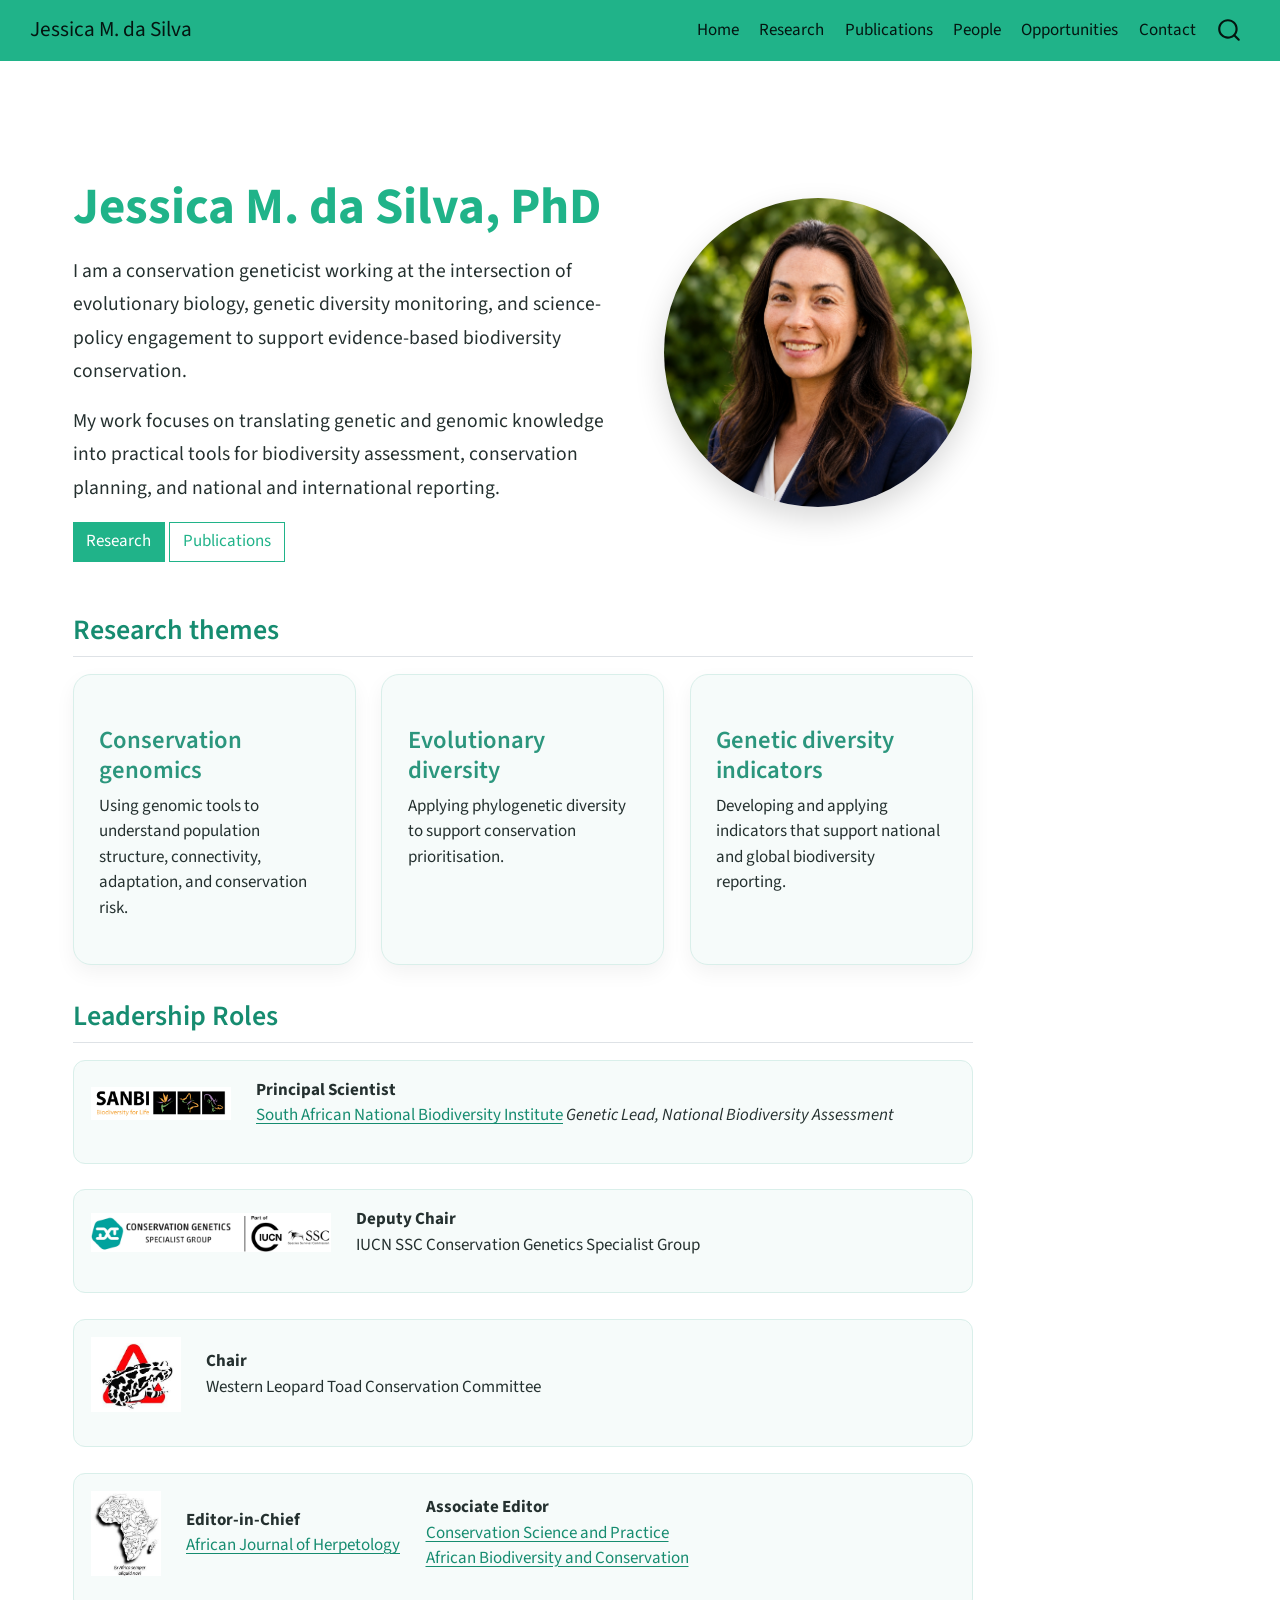
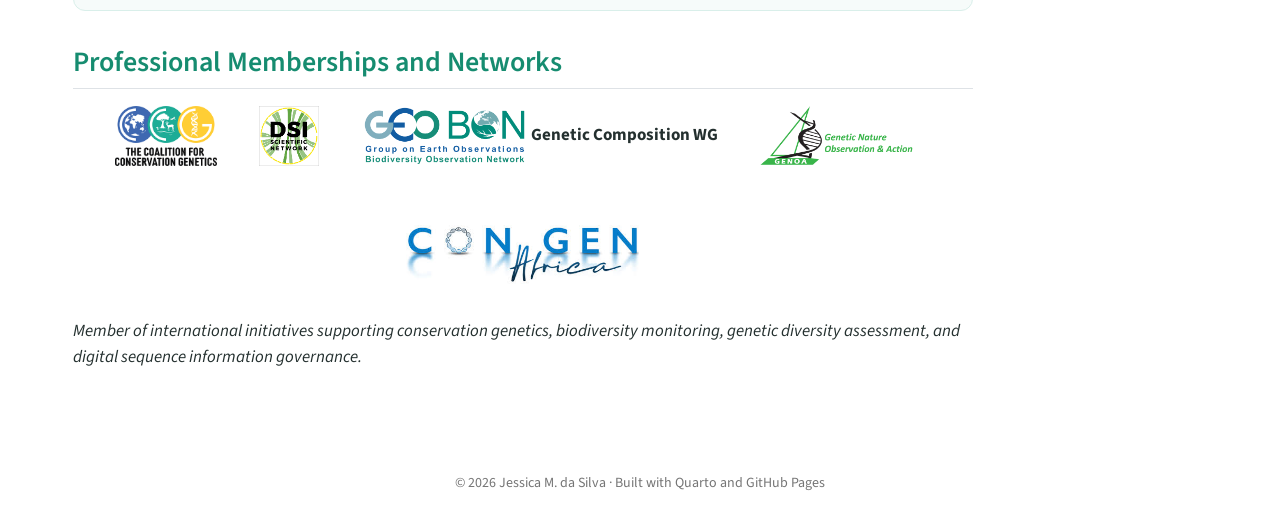
<file: docs/index.html>
<!DOCTYPE html>
<html xmlns="http://www.w3.org/1999/xhtml" lang="en" xml:lang="en"><head>

<meta charset="utf-8">
<meta name="generator" content="quarto-1.5.57">

<meta name="viewport" content="width=device-width, initial-scale=1.0, user-scalable=yes">

<meta name="description" content="Conservation geneticist working across evolutionary genomics, biodiversity monitoring, and policy.">

<title>Jessica M. da Silva</title>
<style>
code{white-space: pre-wrap;}
span.smallcaps{font-variant: small-caps;}
div.columns{display: flex; gap: min(4vw, 1.5em);}
div.column{flex: auto; overflow-x: auto;}
div.hanging-indent{margin-left: 1.5em; text-indent: -1.5em;}
ul.task-list{list-style: none;}
ul.task-list li input[type="checkbox"] {
  width: 0.8em;
  margin: 0 0.8em 0.2em -1em; /* quarto-specific, see https://github.com/quarto-dev/quarto-cli/issues/4556 */ 
  vertical-align: middle;
}
</style>


<script src="site_libs/quarto-nav/quarto-nav.js"></script>
<script src="site_libs/quarto-nav/headroom.min.js"></script>
<script src="site_libs/clipboard/clipboard.min.js"></script>
<script src="site_libs/quarto-search/autocomplete.umd.js"></script>
<script src="site_libs/quarto-search/fuse.min.js"></script>
<script src="site_libs/quarto-search/quarto-search.js"></script>
<meta name="quarto:offset" content="./">
<script src="site_libs/quarto-html/quarto.js"></script>
<script src="site_libs/quarto-html/popper.min.js"></script>
<script src="site_libs/quarto-html/tippy.umd.min.js"></script>
<script src="site_libs/quarto-html/anchor.min.js"></script>
<link href="site_libs/quarto-html/tippy.css" rel="stylesheet">
<link href="site_libs/quarto-html/quarto-syntax-highlighting.css" rel="stylesheet" id="quarto-text-highlighting-styles">
<script src="site_libs/bootstrap/bootstrap.min.js"></script>
<link href="site_libs/bootstrap/bootstrap-icons.css" rel="stylesheet">
<link href="site_libs/bootstrap/bootstrap.min.css" rel="stylesheet" id="quarto-bootstrap" data-mode="light">
<script id="quarto-search-options" type="application/json">{
  "location": "navbar",
  "copy-button": false,
  "collapse-after": 3,
  "panel-placement": "end",
  "type": "overlay",
  "limit": 50,
  "keyboard-shortcut": [
    "f",
    "/",
    "s"
  ],
  "show-item-context": false,
  "language": {
    "search-no-results-text": "No results",
    "search-matching-documents-text": "matching documents",
    "search-copy-link-title": "Copy link to search",
    "search-hide-matches-text": "Hide additional matches",
    "search-more-match-text": "more match in this document",
    "search-more-matches-text": "more matches in this document",
    "search-clear-button-title": "Clear",
    "search-text-placeholder": "",
    "search-detached-cancel-button-title": "Cancel",
    "search-submit-button-title": "Submit",
    "search-label": "Search"
  }
}</script>
<meta name="google-site-verification" content="EVWSVHSD6WuP88xZl-ilEXNuiO2-OHlYOPzbSMMLSSg">


</head>

<body class="nav-fixed">

<div id="quarto-search-results"></div>
  <header id="quarto-header" class="headroom fixed-top">
    <nav class="navbar navbar-expand-lg " data-bs-theme="dark">
      <div class="navbar-container container-fluid">
      <div class="navbar-brand-container mx-auto">
    <a class="navbar-brand" href="./index.html">
    <span class="navbar-title">Jessica M. da Silva</span>
    </a>
  </div>
            <div id="quarto-search" class="" title="Search"></div>
          <button class="navbar-toggler" type="button" data-bs-toggle="collapse" data-bs-target="#navbarCollapse" aria-controls="navbarCollapse" role="menu" aria-expanded="false" aria-label="Toggle navigation" onclick="if (window.quartoToggleHeadroom) { window.quartoToggleHeadroom(); }">
  <span class="navbar-toggler-icon"></span>
</button>
          <div class="collapse navbar-collapse" id="navbarCollapse">
            <ul class="navbar-nav navbar-nav-scroll ms-auto">
  <li class="nav-item">
    <a class="nav-link active" href="./index.html" aria-current="page"> 
<span class="menu-text">Home</span></a>
  </li>  
  <li class="nav-item">
    <a class="nav-link" href="./research.html"> 
<span class="menu-text">Research</span></a>
  </li>  
  <li class="nav-item">
    <a class="nav-link" href="./publications.html"> 
<span class="menu-text">Publications</span></a>
  </li>  
  <li class="nav-item">
    <a class="nav-link" href="./team.html"> 
<span class="menu-text">People</span></a>
  </li>  
  <li class="nav-item">
    <a class="nav-link" href="./opportunities.html"> 
<span class="menu-text">Opportunities</span></a>
  </li>  
  <li class="nav-item">
    <a class="nav-link" href="./contact.html"> 
<span class="menu-text">Contact</span></a>
  </li>  
</ul>
          </div> <!-- /navcollapse -->
            <div class="quarto-navbar-tools">
</div>
      </div> <!-- /container-fluid -->
    </nav>
</header>
<!-- content -->
<div id="quarto-content" class="quarto-container page-columns page-rows-contents page-layout-full page-navbar">
<!-- sidebar -->
<!-- margin-sidebar -->
    
<!-- main -->
<main class="content column-page" id="quarto-document-content">




<div class="hero">
<section id="jessica-m.-da-silva-phd" class="level1 hero-text">
<h1>Jessica M. da Silva, PhD</h1>
<p>I am a conservation geneticist working at the intersection of evolutionary biology, genetic diversity monitoring, and science-policy engagement to support evidence-based biodiversity conservation.</p>
<p>My work focuses on translating genetic and genomic knowledge into practical tools for biodiversity assessment, conservation planning, and national and international reporting.</p>
<p><a href="./research.html" class="btn btn-primary">Research</a> <a href="./publications.html" class="btn btn-outline-primary">Publications</a></p>
</section>
<div class="hero-image">
<p><img src="images/profile.png" class="img-fluid"></p>
</div>
</div>
<section id="research-themes" class="level2">
<h2 class="anchored" data-anchor-id="research-themes">Research themes</h2>
<div class="grid">
<section id="conservation-genomics" class="level3 g-col-12 g-col-md-4 research-card">
<h3 class="anchored" data-anchor-id="conservation-genomics">Conservation genomics</h3>
<p>Using genomic tools to understand population structure, connectivity, adaptation, and conservation risk.</p>
</section>
<section id="evolutionary-diversity" class="level3 g-col-12 g-col-md-4 research-card">
<h3 class="anchored" data-anchor-id="evolutionary-diversity">Evolutionary diversity</h3>
<p>Applying phylogenetic diversity to support conservation prioritisation.</p>
</section>
<section id="genetic-diversity-indicators" class="level3 g-col-12 g-col-md-4 research-card">
<h3 class="anchored" data-anchor-id="genetic-diversity-indicators">Genetic diversity indicators</h3>
<p>Developing and applying indicators that support national and global biodiversity reporting.</p>
</section>
</div>
</section>
<section id="leadership-roles" class="level2">
<h2 class="anchored" data-anchor-id="leadership-roles">Leadership Roles</h2>
<div class="role">
<p><img src="images/sanbi.png" class="img-fluid" width="140"></p>
<p><strong>Principal Scientist</strong><br>
<a href="https://www.sanbi.org/">South African National Biodiversity Institute</a> <em>Genetic Lead, National Biodiversity Assessment</em></p>
</div>
<div class="role">
<p><a href="https://consgen.org/"><img src="images/cgsg.png" class="img-fluid" width="240"></a></p>
<p><strong>Deputy Chair</strong><br>
IUCN SSC Conservation Genetics Specialist Group</p>
</div>
<div class="role">
<p><a href="https://www.westernleopardtoad.org/"><img src="images/wltcc.png" class="img-fluid" width="90"></a></p>
<p><strong>Chair</strong><br>
Western Leopard Toad Conservation Committee</p>
</div>
<div class="role">
<p><img src="images/ajh.png" class="img-fluid" width="70"></p>
<p><strong>Editor-in-Chief</strong><br>
<a href="https://www.tandfonline.com/journals/ther20">African Journal of Herpetology</a></p>
<p><strong>Associate Editor</strong><br>
<a href="https://conbio.onlinelibrary.wiley.com/journal/25784854">Conservation Science and Practice</a><br>
<a href="https://www.abcjournal.org/index.php/abc">African Biodiversity and Conservation</a></p>
</div>
</section>
<section id="professional-memberships-and-networks" class="level2">
<h2 class="anchored" data-anchor-id="professional-memberships-and-networks">Professional Memberships and Networks</h2>
<div class="network-bar">
<p><a href="https://www.coalitionforconservationgenetics.org/"><img src="images/ccg.png" class="img-fluid" width="100"></a></p>
<p><a href="https://dsi-scientific-network.org"><img src="images/dsi.png" height="60"></a></p>
<p><a href="https://geobon.org/ebvs/working-groups/genetic-composition/"><img src="images/geobon.png" height="60"></a> <strong>Genetic Composition WG</strong></p>
<p><a href="https://genoageneticdiversity.eu/"><img src="images/genoa.png" height="60"></a></p>
<p><a href="https://www.congenafrica.com/"><img src="images/congen.png" height="60"></a></p>
</div>
<p><em>Member of international initiatives supporting conservation genetics, biodiversity monitoring, genetic diversity assessment, and digital sequence information governance.</em></p>


</section>

</main> <!-- /main -->
<script id="quarto-html-after-body" type="application/javascript">
window.document.addEventListener("DOMContentLoaded", function (event) {
  const toggleBodyColorMode = (bsSheetEl) => {
    const mode = bsSheetEl.getAttribute("data-mode");
    const bodyEl = window.document.querySelector("body");
    if (mode === "dark") {
      bodyEl.classList.add("quarto-dark");
      bodyEl.classList.remove("quarto-light");
    } else {
      bodyEl.classList.add("quarto-light");
      bodyEl.classList.remove("quarto-dark");
    }
  }
  const toggleBodyColorPrimary = () => {
    const bsSheetEl = window.document.querySelector("link#quarto-bootstrap");
    if (bsSheetEl) {
      toggleBodyColorMode(bsSheetEl);
    }
  }
  toggleBodyColorPrimary();  
  const icon = "";
  const anchorJS = new window.AnchorJS();
  anchorJS.options = {
    placement: 'right',
    icon: icon
  };
  anchorJS.add('.anchored');
  const isCodeAnnotation = (el) => {
    for (const clz of el.classList) {
      if (clz.startsWith('code-annotation-')) {                     
        return true;
      }
    }
    return false;
  }
  const onCopySuccess = function(e) {
    // button target
    const button = e.trigger;
    // don't keep focus
    button.blur();
    // flash "checked"
    button.classList.add('code-copy-button-checked');
    var currentTitle = button.getAttribute("title");
    button.setAttribute("title", "Copied!");
    let tooltip;
    if (window.bootstrap) {
      button.setAttribute("data-bs-toggle", "tooltip");
      button.setAttribute("data-bs-placement", "left");
      button.setAttribute("data-bs-title", "Copied!");
      tooltip = new bootstrap.Tooltip(button, 
        { trigger: "manual", 
          customClass: "code-copy-button-tooltip",
          offset: [0, -8]});
      tooltip.show();    
    }
    setTimeout(function() {
      if (tooltip) {
        tooltip.hide();
        button.removeAttribute("data-bs-title");
        button.removeAttribute("data-bs-toggle");
        button.removeAttribute("data-bs-placement");
      }
      button.setAttribute("title", currentTitle);
      button.classList.remove('code-copy-button-checked');
    }, 1000);
    // clear code selection
    e.clearSelection();
  }
  const getTextToCopy = function(trigger) {
      const codeEl = trigger.previousElementSibling.cloneNode(true);
      for (const childEl of codeEl.children) {
        if (isCodeAnnotation(childEl)) {
          childEl.remove();
        }
      }
      return codeEl.innerText;
  }
  const clipboard = new window.ClipboardJS('.code-copy-button:not([data-in-quarto-modal])', {
    text: getTextToCopy
  });
  clipboard.on('success', onCopySuccess);
  if (window.document.getElementById('quarto-embedded-source-code-modal')) {
    // For code content inside modals, clipBoardJS needs to be initialized with a container option
    // TODO: Check when it could be a function (https://github.com/zenorocha/clipboard.js/issues/860)
    const clipboardModal = new window.ClipboardJS('.code-copy-button[data-in-quarto-modal]', {
      text: getTextToCopy,
      container: window.document.getElementById('quarto-embedded-source-code-modal')
    });
    clipboardModal.on('success', onCopySuccess);
  }
    var localhostRegex = new RegExp(/^(?:http|https):\/\/localhost\:?[0-9]*\//);
    var mailtoRegex = new RegExp(/^mailto:/);
      var filterRegex = new RegExp("https:\/\/jessmds\.github\.io\/");
    var isInternal = (href) => {
        return filterRegex.test(href) || localhostRegex.test(href) || mailtoRegex.test(href);
    }
    // Inspect non-navigation links and adorn them if external
 	var links = window.document.querySelectorAll('a[href]:not(.nav-link):not(.navbar-brand):not(.toc-action):not(.sidebar-link):not(.sidebar-item-toggle):not(.pagination-link):not(.no-external):not([aria-hidden]):not(.dropdown-item):not(.quarto-navigation-tool):not(.about-link)');
    for (var i=0; i<links.length; i++) {
      const link = links[i];
      if (!isInternal(link.href)) {
        // undo the damage that might have been done by quarto-nav.js in the case of
        // links that we want to consider external
        if (link.dataset.originalHref !== undefined) {
          link.href = link.dataset.originalHref;
        }
          // target, if specified
          link.setAttribute("target", "_blank");
          if (link.getAttribute("rel") === null) {
            link.setAttribute("rel", "noopener");
          }
      }
    }
  function tippyHover(el, contentFn, onTriggerFn, onUntriggerFn) {
    const config = {
      allowHTML: true,
      maxWidth: 500,
      delay: 100,
      arrow: false,
      appendTo: function(el) {
          return el.parentElement;
      },
      interactive: true,
      interactiveBorder: 10,
      theme: 'quarto',
      placement: 'bottom-start',
    };
    if (contentFn) {
      config.content = contentFn;
    }
    if (onTriggerFn) {
      config.onTrigger = onTriggerFn;
    }
    if (onUntriggerFn) {
      config.onUntrigger = onUntriggerFn;
    }
    window.tippy(el, config); 
  }
  const noterefs = window.document.querySelectorAll('a[role="doc-noteref"]');
  for (var i=0; i<noterefs.length; i++) {
    const ref = noterefs[i];
    tippyHover(ref, function() {
      // use id or data attribute instead here
      let href = ref.getAttribute('data-footnote-href') || ref.getAttribute('href');
      try { href = new URL(href).hash; } catch {}
      const id = href.replace(/^#\/?/, "");
      const note = window.document.getElementById(id);
      if (note) {
        return note.innerHTML;
      } else {
        return "";
      }
    });
  }
  const xrefs = window.document.querySelectorAll('a.quarto-xref');
  const processXRef = (id, note) => {
    // Strip column container classes
    const stripColumnClz = (el) => {
      el.classList.remove("page-full", "page-columns");
      if (el.children) {
        for (const child of el.children) {
          stripColumnClz(child);
        }
      }
    }
    stripColumnClz(note)
    if (id === null || id.startsWith('sec-')) {
      // Special case sections, only their first couple elements
      const container = document.createElement("div");
      if (note.children && note.children.length > 2) {
        container.appendChild(note.children[0].cloneNode(true));
        for (let i = 1; i < note.children.length; i++) {
          const child = note.children[i];
          if (child.tagName === "P" && child.innerText === "") {
            continue;
          } else {
            container.appendChild(child.cloneNode(true));
            break;
          }
        }
        if (window.Quarto?.typesetMath) {
          window.Quarto.typesetMath(container);
        }
        return container.innerHTML
      } else {
        if (window.Quarto?.typesetMath) {
          window.Quarto.typesetMath(note);
        }
        return note.innerHTML;
      }
    } else {
      // Remove any anchor links if they are present
      const anchorLink = note.querySelector('a.anchorjs-link');
      if (anchorLink) {
        anchorLink.remove();
      }
      if (window.Quarto?.typesetMath) {
        window.Quarto.typesetMath(note);
      }
      // TODO in 1.5, we should make sure this works without a callout special case
      if (note.classList.contains("callout")) {
        return note.outerHTML;
      } else {
        return note.innerHTML;
      }
    }
  }
  for (var i=0; i<xrefs.length; i++) {
    const xref = xrefs[i];
    tippyHover(xref, undefined, function(instance) {
      instance.disable();
      let url = xref.getAttribute('href');
      let hash = undefined; 
      if (url.startsWith('#')) {
        hash = url;
      } else {
        try { hash = new URL(url).hash; } catch {}
      }
      if (hash) {
        const id = hash.replace(/^#\/?/, "");
        const note = window.document.getElementById(id);
        if (note !== null) {
          try {
            const html = processXRef(id, note.cloneNode(true));
            instance.setContent(html);
          } finally {
            instance.enable();
            instance.show();
          }
        } else {
          // See if we can fetch this
          fetch(url.split('#')[0])
          .then(res => res.text())
          .then(html => {
            const parser = new DOMParser();
            const htmlDoc = parser.parseFromString(html, "text/html");
            const note = htmlDoc.getElementById(id);
            if (note !== null) {
              const html = processXRef(id, note);
              instance.setContent(html);
            } 
          }).finally(() => {
            instance.enable();
            instance.show();
          });
        }
      } else {
        // See if we can fetch a full url (with no hash to target)
        // This is a special case and we should probably do some content thinning / targeting
        fetch(url)
        .then(res => res.text())
        .then(html => {
          const parser = new DOMParser();
          const htmlDoc = parser.parseFromString(html, "text/html");
          const note = htmlDoc.querySelector('main.content');
          if (note !== null) {
            // This should only happen for chapter cross references
            // (since there is no id in the URL)
            // remove the first header
            if (note.children.length > 0 && note.children[0].tagName === "HEADER") {
              note.children[0].remove();
            }
            const html = processXRef(null, note);
            instance.setContent(html);
          } 
        }).finally(() => {
          instance.enable();
          instance.show();
        });
      }
    }, function(instance) {
    });
  }
      let selectedAnnoteEl;
      const selectorForAnnotation = ( cell, annotation) => {
        let cellAttr = 'data-code-cell="' + cell + '"';
        let lineAttr = 'data-code-annotation="' +  annotation + '"';
        const selector = 'span[' + cellAttr + '][' + lineAttr + ']';
        return selector;
      }
      const selectCodeLines = (annoteEl) => {
        const doc = window.document;
        const targetCell = annoteEl.getAttribute("data-target-cell");
        const targetAnnotation = annoteEl.getAttribute("data-target-annotation");
        const annoteSpan = window.document.querySelector(selectorForAnnotation(targetCell, targetAnnotation));
        const lines = annoteSpan.getAttribute("data-code-lines").split(",");
        const lineIds = lines.map((line) => {
          return targetCell + "-" + line;
        })
        let top = null;
        let height = null;
        let parent = null;
        if (lineIds.length > 0) {
            //compute the position of the single el (top and bottom and make a div)
            const el = window.document.getElementById(lineIds[0]);
            top = el.offsetTop;
            height = el.offsetHeight;
            parent = el.parentElement.parentElement;
          if (lineIds.length > 1) {
            const lastEl = window.document.getElementById(lineIds[lineIds.length - 1]);
            const bottom = lastEl.offsetTop + lastEl.offsetHeight;
            height = bottom - top;
          }
          if (top !== null && height !== null && parent !== null) {
            // cook up a div (if necessary) and position it 
            let div = window.document.getElementById("code-annotation-line-highlight");
            if (div === null) {
              div = window.document.createElement("div");
              div.setAttribute("id", "code-annotation-line-highlight");
              div.style.position = 'absolute';
              parent.appendChild(div);
            }
            div.style.top = top - 2 + "px";
            div.style.height = height + 4 + "px";
            div.style.left = 0;
            let gutterDiv = window.document.getElementById("code-annotation-line-highlight-gutter");
            if (gutterDiv === null) {
              gutterDiv = window.document.createElement("div");
              gutterDiv.setAttribute("id", "code-annotation-line-highlight-gutter");
              gutterDiv.style.position = 'absolute';
              const codeCell = window.document.getElementById(targetCell);
              const gutter = codeCell.querySelector('.code-annotation-gutter');
              gutter.appendChild(gutterDiv);
            }
            gutterDiv.style.top = top - 2 + "px";
            gutterDiv.style.height = height + 4 + "px";
          }
          selectedAnnoteEl = annoteEl;
        }
      };
      const unselectCodeLines = () => {
        const elementsIds = ["code-annotation-line-highlight", "code-annotation-line-highlight-gutter"];
        elementsIds.forEach((elId) => {
          const div = window.document.getElementById(elId);
          if (div) {
            div.remove();
          }
        });
        selectedAnnoteEl = undefined;
      };
        // Handle positioning of the toggle
    window.addEventListener(
      "resize",
      throttle(() => {
        elRect = undefined;
        if (selectedAnnoteEl) {
          selectCodeLines(selectedAnnoteEl);
        }
      }, 10)
    );
    function throttle(fn, ms) {
    let throttle = false;
    let timer;
      return (...args) => {
        if(!throttle) { // first call gets through
            fn.apply(this, args);
            throttle = true;
        } else { // all the others get throttled
            if(timer) clearTimeout(timer); // cancel #2
            timer = setTimeout(() => {
              fn.apply(this, args);
              timer = throttle = false;
            }, ms);
        }
      };
    }
      // Attach click handler to the DT
      const annoteDls = window.document.querySelectorAll('dt[data-target-cell]');
      for (const annoteDlNode of annoteDls) {
        annoteDlNode.addEventListener('click', (event) => {
          const clickedEl = event.target;
          if (clickedEl !== selectedAnnoteEl) {
            unselectCodeLines();
            const activeEl = window.document.querySelector('dt[data-target-cell].code-annotation-active');
            if (activeEl) {
              activeEl.classList.remove('code-annotation-active');
            }
            selectCodeLines(clickedEl);
            clickedEl.classList.add('code-annotation-active');
          } else {
            // Unselect the line
            unselectCodeLines();
            clickedEl.classList.remove('code-annotation-active');
          }
        });
      }
  const findCites = (el) => {
    const parentEl = el.parentElement;
    if (parentEl) {
      const cites = parentEl.dataset.cites;
      if (cites) {
        return {
          el,
          cites: cites.split(' ')
        };
      } else {
        return findCites(el.parentElement)
      }
    } else {
      return undefined;
    }
  };
  var bibliorefs = window.document.querySelectorAll('a[role="doc-biblioref"]');
  for (var i=0; i<bibliorefs.length; i++) {
    const ref = bibliorefs[i];
    const citeInfo = findCites(ref);
    if (citeInfo) {
      tippyHover(citeInfo.el, function() {
        var popup = window.document.createElement('div');
        citeInfo.cites.forEach(function(cite) {
          var citeDiv = window.document.createElement('div');
          citeDiv.classList.add('hanging-indent');
          citeDiv.classList.add('csl-entry');
          var biblioDiv = window.document.getElementById('ref-' + cite);
          if (biblioDiv) {
            citeDiv.innerHTML = biblioDiv.innerHTML;
          }
          popup.appendChild(citeDiv);
        });
        return popup.innerHTML;
      });
    }
  }
});
</script>
</div> <!-- /content -->
<footer class="footer">
  <div class="nav-footer">
    <div class="nav-footer-left">
      &nbsp;
    </div>   
    <div class="nav-footer-center">
<p>© 2026 Jessica M. da Silva · Built with Quarto and GitHub Pages</p>
</div>
    <div class="nav-footer-right">
      &nbsp;
    </div>
  </div>
</footer>




</body></html>
</file>
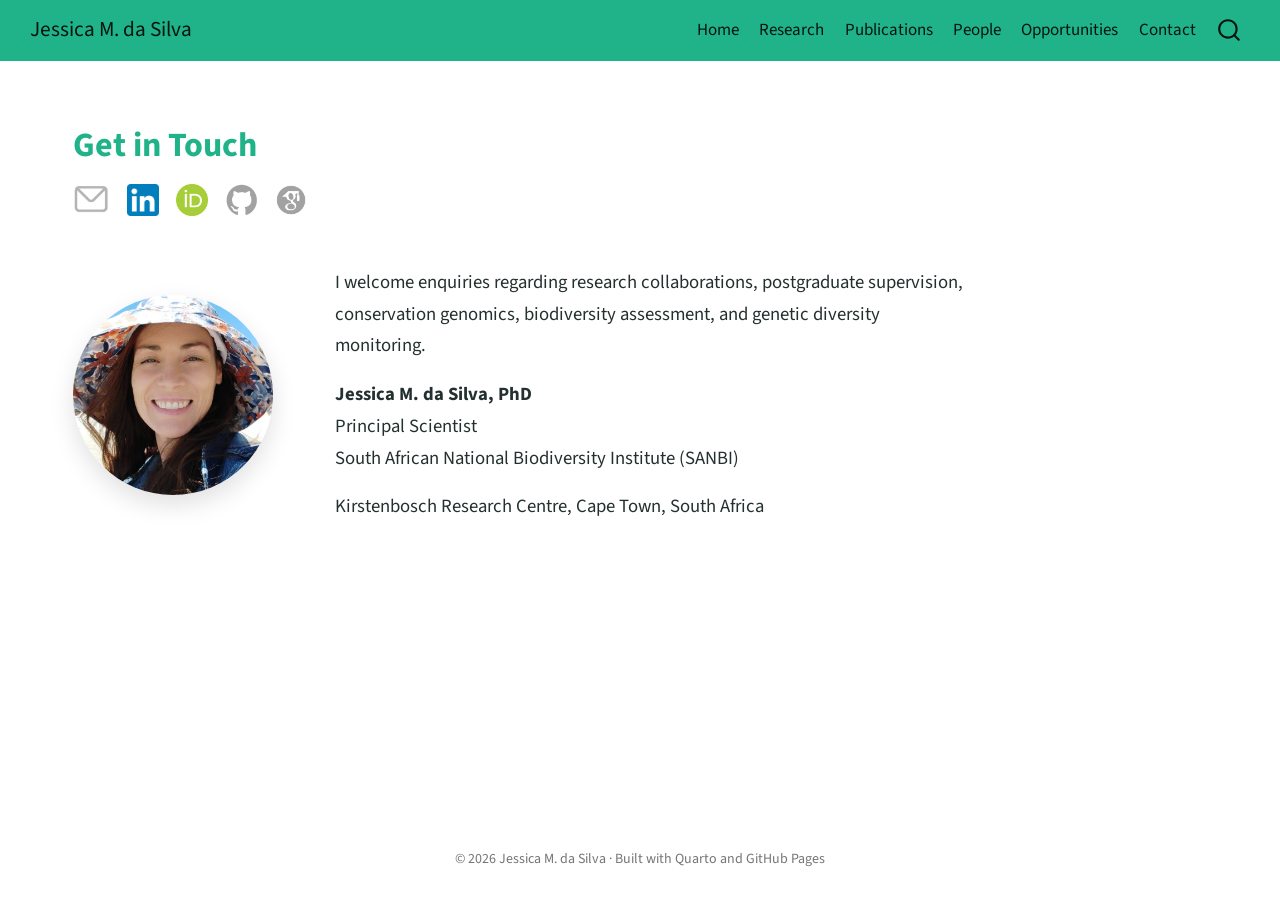
<file: docs/contact.html>
<!DOCTYPE html>
<html xmlns="http://www.w3.org/1999/xhtml" lang="en" xml:lang="en"><head>

<meta charset="utf-8">
<meta name="generator" content="quarto-1.5.57">

<meta name="viewport" content="width=device-width, initial-scale=1.0, user-scalable=yes">


<title>contact – Jessica M. da Silva</title>
<style>
code{white-space: pre-wrap;}
span.smallcaps{font-variant: small-caps;}
div.columns{display: flex; gap: min(4vw, 1.5em);}
div.column{flex: auto; overflow-x: auto;}
div.hanging-indent{margin-left: 1.5em; text-indent: -1.5em;}
ul.task-list{list-style: none;}
ul.task-list li input[type="checkbox"] {
  width: 0.8em;
  margin: 0 0.8em 0.2em -1em; /* quarto-specific, see https://github.com/quarto-dev/quarto-cli/issues/4556 */ 
  vertical-align: middle;
}
</style>


<script src="site_libs/quarto-nav/quarto-nav.js"></script>
<script src="site_libs/quarto-nav/headroom.min.js"></script>
<script src="site_libs/clipboard/clipboard.min.js"></script>
<script src="site_libs/quarto-search/autocomplete.umd.js"></script>
<script src="site_libs/quarto-search/fuse.min.js"></script>
<script src="site_libs/quarto-search/quarto-search.js"></script>
<meta name="quarto:offset" content="./">
<script src="site_libs/quarto-html/quarto.js"></script>
<script src="site_libs/quarto-html/popper.min.js"></script>
<script src="site_libs/quarto-html/tippy.umd.min.js"></script>
<script src="site_libs/quarto-html/anchor.min.js"></script>
<link href="site_libs/quarto-html/tippy.css" rel="stylesheet">
<link href="site_libs/quarto-html/quarto-syntax-highlighting.css" rel="stylesheet" id="quarto-text-highlighting-styles">
<script src="site_libs/bootstrap/bootstrap.min.js"></script>
<link href="site_libs/bootstrap/bootstrap-icons.css" rel="stylesheet">
<link href="site_libs/bootstrap/bootstrap.min.css" rel="stylesheet" id="quarto-bootstrap" data-mode="light">
<script id="quarto-search-options" type="application/json">{
  "location": "navbar",
  "copy-button": false,
  "collapse-after": 3,
  "panel-placement": "end",
  "type": "overlay",
  "limit": 50,
  "keyboard-shortcut": [
    "f",
    "/",
    "s"
  ],
  "show-item-context": false,
  "language": {
    "search-no-results-text": "No results",
    "search-matching-documents-text": "matching documents",
    "search-copy-link-title": "Copy link to search",
    "search-hide-matches-text": "Hide additional matches",
    "search-more-match-text": "more match in this document",
    "search-more-matches-text": "more matches in this document",
    "search-clear-button-title": "Clear",
    "search-text-placeholder": "",
    "search-detached-cancel-button-title": "Cancel",
    "search-submit-button-title": "Submit",
    "search-label": "Search"
  }
}</script>
<meta name="google-site-verification" content="EVWSVHSD6WuP88xZl-ilEXNuiO2-OHlYOPzbSMMLSSg">


</head>

<body class="nav-fixed">

<div id="quarto-search-results"></div>
  <header id="quarto-header" class="headroom fixed-top">
    <nav class="navbar navbar-expand-lg " data-bs-theme="dark">
      <div class="navbar-container container-fluid">
      <div class="navbar-brand-container mx-auto">
    <a class="navbar-brand" href="./index.html">
    <span class="navbar-title">Jessica M. da Silva</span>
    </a>
  </div>
            <div id="quarto-search" class="" title="Search"></div>
          <button class="navbar-toggler" type="button" data-bs-toggle="collapse" data-bs-target="#navbarCollapse" aria-controls="navbarCollapse" role="menu" aria-expanded="false" aria-label="Toggle navigation" onclick="if (window.quartoToggleHeadroom) { window.quartoToggleHeadroom(); }">
  <span class="navbar-toggler-icon"></span>
</button>
          <div class="collapse navbar-collapse" id="navbarCollapse">
            <ul class="navbar-nav navbar-nav-scroll ms-auto">
  <li class="nav-item">
    <a class="nav-link" href="./index.html"> 
<span class="menu-text">Home</span></a>
  </li>  
  <li class="nav-item">
    <a class="nav-link" href="./research.html"> 
<span class="menu-text">Research</span></a>
  </li>  
  <li class="nav-item">
    <a class="nav-link" href="./publications.html"> 
<span class="menu-text">Publications</span></a>
  </li>  
  <li class="nav-item">
    <a class="nav-link" href="./team.html"> 
<span class="menu-text">People</span></a>
  </li>  
  <li class="nav-item">
    <a class="nav-link" href="./opportunities.html"> 
<span class="menu-text">Opportunities</span></a>
  </li>  
  <li class="nav-item">
    <a class="nav-link active" href="./contact.html" aria-current="page"> 
<span class="menu-text">Contact</span></a>
  </li>  
</ul>
          </div> <!-- /navcollapse -->
            <div class="quarto-navbar-tools">
</div>
      </div> <!-- /container-fluid -->
    </nav>
</header>
<!-- content -->
<div id="quarto-content" class="quarto-container page-columns page-rows-contents page-layout-full page-navbar">
<!-- sidebar -->
<!-- margin-sidebar -->
    
<!-- main -->
<main class="content column-page" id="quarto-document-content">




<section id="get-in-touch" class="level1">
<h1>Get in Touch</h1>
<div class="contact-icons">
<p><a href="mailto:j.dasilva@sanbi.org.za"><img src="images/mail.png" height="32"></a></p>
<p><a href="https://www.linkedin.com/in/jessica-da-silva-75274b25/"><img src="images/linkedin.png" height="32"></a></p>
<p><a href="https://orcid.org/0000-0001-8385-1166"><img src="images/orcid.png" height="32"></a></p>
<p><a href="https://github.com/Jessmds"><img src="images/github.png" height="32"></a></p>
<p><a href="https://scholar.google.co.za/citations?hl=en&amp;user=vfzgboIAAAAJ"><img src="images/scholar.png" height="32"></a></p>
</div>
<div class="contact-layout">
<div class="contact-photo">
<p><img src="images/Jess_2022.jpeg" class="img-fluid"></p>
</div>
<div class="contact-text">
<p>I welcome enquiries regarding research collaborations, postgraduate supervision, conservation genomics, biodiversity assessment, and genetic diversity monitoring.</p>
<p><strong>Jessica M. da Silva, PhD</strong><br>
Principal Scientist<br>
South African National Biodiversity Institute (SANBI)</p>
<p>Kirstenbosch Research Centre, Cape Town, South Africa</p>
</div>
</div>


</section>

</main> <!-- /main -->
<script id="quarto-html-after-body" type="application/javascript">
window.document.addEventListener("DOMContentLoaded", function (event) {
  const toggleBodyColorMode = (bsSheetEl) => {
    const mode = bsSheetEl.getAttribute("data-mode");
    const bodyEl = window.document.querySelector("body");
    if (mode === "dark") {
      bodyEl.classList.add("quarto-dark");
      bodyEl.classList.remove("quarto-light");
    } else {
      bodyEl.classList.add("quarto-light");
      bodyEl.classList.remove("quarto-dark");
    }
  }
  const toggleBodyColorPrimary = () => {
    const bsSheetEl = window.document.querySelector("link#quarto-bootstrap");
    if (bsSheetEl) {
      toggleBodyColorMode(bsSheetEl);
    }
  }
  toggleBodyColorPrimary();  
  const icon = "";
  const anchorJS = new window.AnchorJS();
  anchorJS.options = {
    placement: 'right',
    icon: icon
  };
  anchorJS.add('.anchored');
  const isCodeAnnotation = (el) => {
    for (const clz of el.classList) {
      if (clz.startsWith('code-annotation-')) {                     
        return true;
      }
    }
    return false;
  }
  const onCopySuccess = function(e) {
    // button target
    const button = e.trigger;
    // don't keep focus
    button.blur();
    // flash "checked"
    button.classList.add('code-copy-button-checked');
    var currentTitle = button.getAttribute("title");
    button.setAttribute("title", "Copied!");
    let tooltip;
    if (window.bootstrap) {
      button.setAttribute("data-bs-toggle", "tooltip");
      button.setAttribute("data-bs-placement", "left");
      button.setAttribute("data-bs-title", "Copied!");
      tooltip = new bootstrap.Tooltip(button, 
        { trigger: "manual", 
          customClass: "code-copy-button-tooltip",
          offset: [0, -8]});
      tooltip.show();    
    }
    setTimeout(function() {
      if (tooltip) {
        tooltip.hide();
        button.removeAttribute("data-bs-title");
        button.removeAttribute("data-bs-toggle");
        button.removeAttribute("data-bs-placement");
      }
      button.setAttribute("title", currentTitle);
      button.classList.remove('code-copy-button-checked');
    }, 1000);
    // clear code selection
    e.clearSelection();
  }
  const getTextToCopy = function(trigger) {
      const codeEl = trigger.previousElementSibling.cloneNode(true);
      for (const childEl of codeEl.children) {
        if (isCodeAnnotation(childEl)) {
          childEl.remove();
        }
      }
      return codeEl.innerText;
  }
  const clipboard = new window.ClipboardJS('.code-copy-button:not([data-in-quarto-modal])', {
    text: getTextToCopy
  });
  clipboard.on('success', onCopySuccess);
  if (window.document.getElementById('quarto-embedded-source-code-modal')) {
    // For code content inside modals, clipBoardJS needs to be initialized with a container option
    // TODO: Check when it could be a function (https://github.com/zenorocha/clipboard.js/issues/860)
    const clipboardModal = new window.ClipboardJS('.code-copy-button[data-in-quarto-modal]', {
      text: getTextToCopy,
      container: window.document.getElementById('quarto-embedded-source-code-modal')
    });
    clipboardModal.on('success', onCopySuccess);
  }
    var localhostRegex = new RegExp(/^(?:http|https):\/\/localhost\:?[0-9]*\//);
    var mailtoRegex = new RegExp(/^mailto:/);
      var filterRegex = new RegExp("https:\/\/jessmds\.github\.io\/");
    var isInternal = (href) => {
        return filterRegex.test(href) || localhostRegex.test(href) || mailtoRegex.test(href);
    }
    // Inspect non-navigation links and adorn them if external
 	var links = window.document.querySelectorAll('a[href]:not(.nav-link):not(.navbar-brand):not(.toc-action):not(.sidebar-link):not(.sidebar-item-toggle):not(.pagination-link):not(.no-external):not([aria-hidden]):not(.dropdown-item):not(.quarto-navigation-tool):not(.about-link)');
    for (var i=0; i<links.length; i++) {
      const link = links[i];
      if (!isInternal(link.href)) {
        // undo the damage that might have been done by quarto-nav.js in the case of
        // links that we want to consider external
        if (link.dataset.originalHref !== undefined) {
          link.href = link.dataset.originalHref;
        }
          // target, if specified
          link.setAttribute("target", "_blank");
          if (link.getAttribute("rel") === null) {
            link.setAttribute("rel", "noopener");
          }
      }
    }
  function tippyHover(el, contentFn, onTriggerFn, onUntriggerFn) {
    const config = {
      allowHTML: true,
      maxWidth: 500,
      delay: 100,
      arrow: false,
      appendTo: function(el) {
          return el.parentElement;
      },
      interactive: true,
      interactiveBorder: 10,
      theme: 'quarto',
      placement: 'bottom-start',
    };
    if (contentFn) {
      config.content = contentFn;
    }
    if (onTriggerFn) {
      config.onTrigger = onTriggerFn;
    }
    if (onUntriggerFn) {
      config.onUntrigger = onUntriggerFn;
    }
    window.tippy(el, config); 
  }
  const noterefs = window.document.querySelectorAll('a[role="doc-noteref"]');
  for (var i=0; i<noterefs.length; i++) {
    const ref = noterefs[i];
    tippyHover(ref, function() {
      // use id or data attribute instead here
      let href = ref.getAttribute('data-footnote-href') || ref.getAttribute('href');
      try { href = new URL(href).hash; } catch {}
      const id = href.replace(/^#\/?/, "");
      const note = window.document.getElementById(id);
      if (note) {
        return note.innerHTML;
      } else {
        return "";
      }
    });
  }
  const xrefs = window.document.querySelectorAll('a.quarto-xref');
  const processXRef = (id, note) => {
    // Strip column container classes
    const stripColumnClz = (el) => {
      el.classList.remove("page-full", "page-columns");
      if (el.children) {
        for (const child of el.children) {
          stripColumnClz(child);
        }
      }
    }
    stripColumnClz(note)
    if (id === null || id.startsWith('sec-')) {
      // Special case sections, only their first couple elements
      const container = document.createElement("div");
      if (note.children && note.children.length > 2) {
        container.appendChild(note.children[0].cloneNode(true));
        for (let i = 1; i < note.children.length; i++) {
          const child = note.children[i];
          if (child.tagName === "P" && child.innerText === "") {
            continue;
          } else {
            container.appendChild(child.cloneNode(true));
            break;
          }
        }
        if (window.Quarto?.typesetMath) {
          window.Quarto.typesetMath(container);
        }
        return container.innerHTML
      } else {
        if (window.Quarto?.typesetMath) {
          window.Quarto.typesetMath(note);
        }
        return note.innerHTML;
      }
    } else {
      // Remove any anchor links if they are present
      const anchorLink = note.querySelector('a.anchorjs-link');
      if (anchorLink) {
        anchorLink.remove();
      }
      if (window.Quarto?.typesetMath) {
        window.Quarto.typesetMath(note);
      }
      // TODO in 1.5, we should make sure this works without a callout special case
      if (note.classList.contains("callout")) {
        return note.outerHTML;
      } else {
        return note.innerHTML;
      }
    }
  }
  for (var i=0; i<xrefs.length; i++) {
    const xref = xrefs[i];
    tippyHover(xref, undefined, function(instance) {
      instance.disable();
      let url = xref.getAttribute('href');
      let hash = undefined; 
      if (url.startsWith('#')) {
        hash = url;
      } else {
        try { hash = new URL(url).hash; } catch {}
      }
      if (hash) {
        const id = hash.replace(/^#\/?/, "");
        const note = window.document.getElementById(id);
        if (note !== null) {
          try {
            const html = processXRef(id, note.cloneNode(true));
            instance.setContent(html);
          } finally {
            instance.enable();
            instance.show();
          }
        } else {
          // See if we can fetch this
          fetch(url.split('#')[0])
          .then(res => res.text())
          .then(html => {
            const parser = new DOMParser();
            const htmlDoc = parser.parseFromString(html, "text/html");
            const note = htmlDoc.getElementById(id);
            if (note !== null) {
              const html = processXRef(id, note);
              instance.setContent(html);
            } 
          }).finally(() => {
            instance.enable();
            instance.show();
          });
        }
      } else {
        // See if we can fetch a full url (with no hash to target)
        // This is a special case and we should probably do some content thinning / targeting
        fetch(url)
        .then(res => res.text())
        .then(html => {
          const parser = new DOMParser();
          const htmlDoc = parser.parseFromString(html, "text/html");
          const note = htmlDoc.querySelector('main.content');
          if (note !== null) {
            // This should only happen for chapter cross references
            // (since there is no id in the URL)
            // remove the first header
            if (note.children.length > 0 && note.children[0].tagName === "HEADER") {
              note.children[0].remove();
            }
            const html = processXRef(null, note);
            instance.setContent(html);
          } 
        }).finally(() => {
          instance.enable();
          instance.show();
        });
      }
    }, function(instance) {
    });
  }
      let selectedAnnoteEl;
      const selectorForAnnotation = ( cell, annotation) => {
        let cellAttr = 'data-code-cell="' + cell + '"';
        let lineAttr = 'data-code-annotation="' +  annotation + '"';
        const selector = 'span[' + cellAttr + '][' + lineAttr + ']';
        return selector;
      }
      const selectCodeLines = (annoteEl) => {
        const doc = window.document;
        const targetCell = annoteEl.getAttribute("data-target-cell");
        const targetAnnotation = annoteEl.getAttribute("data-target-annotation");
        const annoteSpan = window.document.querySelector(selectorForAnnotation(targetCell, targetAnnotation));
        const lines = annoteSpan.getAttribute("data-code-lines").split(",");
        const lineIds = lines.map((line) => {
          return targetCell + "-" + line;
        })
        let top = null;
        let height = null;
        let parent = null;
        if (lineIds.length > 0) {
            //compute the position of the single el (top and bottom and make a div)
            const el = window.document.getElementById(lineIds[0]);
            top = el.offsetTop;
            height = el.offsetHeight;
            parent = el.parentElement.parentElement;
          if (lineIds.length > 1) {
            const lastEl = window.document.getElementById(lineIds[lineIds.length - 1]);
            const bottom = lastEl.offsetTop + lastEl.offsetHeight;
            height = bottom - top;
          }
          if (top !== null && height !== null && parent !== null) {
            // cook up a div (if necessary) and position it 
            let div = window.document.getElementById("code-annotation-line-highlight");
            if (div === null) {
              div = window.document.createElement("div");
              div.setAttribute("id", "code-annotation-line-highlight");
              div.style.position = 'absolute';
              parent.appendChild(div);
            }
            div.style.top = top - 2 + "px";
            div.style.height = height + 4 + "px";
            div.style.left = 0;
            let gutterDiv = window.document.getElementById("code-annotation-line-highlight-gutter");
            if (gutterDiv === null) {
              gutterDiv = window.document.createElement("div");
              gutterDiv.setAttribute("id", "code-annotation-line-highlight-gutter");
              gutterDiv.style.position = 'absolute';
              const codeCell = window.document.getElementById(targetCell);
              const gutter = codeCell.querySelector('.code-annotation-gutter');
              gutter.appendChild(gutterDiv);
            }
            gutterDiv.style.top = top - 2 + "px";
            gutterDiv.style.height = height + 4 + "px";
          }
          selectedAnnoteEl = annoteEl;
        }
      };
      const unselectCodeLines = () => {
        const elementsIds = ["code-annotation-line-highlight", "code-annotation-line-highlight-gutter"];
        elementsIds.forEach((elId) => {
          const div = window.document.getElementById(elId);
          if (div) {
            div.remove();
          }
        });
        selectedAnnoteEl = undefined;
      };
        // Handle positioning of the toggle
    window.addEventListener(
      "resize",
      throttle(() => {
        elRect = undefined;
        if (selectedAnnoteEl) {
          selectCodeLines(selectedAnnoteEl);
        }
      }, 10)
    );
    function throttle(fn, ms) {
    let throttle = false;
    let timer;
      return (...args) => {
        if(!throttle) { // first call gets through
            fn.apply(this, args);
            throttle = true;
        } else { // all the others get throttled
            if(timer) clearTimeout(timer); // cancel #2
            timer = setTimeout(() => {
              fn.apply(this, args);
              timer = throttle = false;
            }, ms);
        }
      };
    }
      // Attach click handler to the DT
      const annoteDls = window.document.querySelectorAll('dt[data-target-cell]');
      for (const annoteDlNode of annoteDls) {
        annoteDlNode.addEventListener('click', (event) => {
          const clickedEl = event.target;
          if (clickedEl !== selectedAnnoteEl) {
            unselectCodeLines();
            const activeEl = window.document.querySelector('dt[data-target-cell].code-annotation-active');
            if (activeEl) {
              activeEl.classList.remove('code-annotation-active');
            }
            selectCodeLines(clickedEl);
            clickedEl.classList.add('code-annotation-active');
          } else {
            // Unselect the line
            unselectCodeLines();
            clickedEl.classList.remove('code-annotation-active');
          }
        });
      }
  const findCites = (el) => {
    const parentEl = el.parentElement;
    if (parentEl) {
      const cites = parentEl.dataset.cites;
      if (cites) {
        return {
          el,
          cites: cites.split(' ')
        };
      } else {
        return findCites(el.parentElement)
      }
    } else {
      return undefined;
    }
  };
  var bibliorefs = window.document.querySelectorAll('a[role="doc-biblioref"]');
  for (var i=0; i<bibliorefs.length; i++) {
    const ref = bibliorefs[i];
    const citeInfo = findCites(ref);
    if (citeInfo) {
      tippyHover(citeInfo.el, function() {
        var popup = window.document.createElement('div');
        citeInfo.cites.forEach(function(cite) {
          var citeDiv = window.document.createElement('div');
          citeDiv.classList.add('hanging-indent');
          citeDiv.classList.add('csl-entry');
          var biblioDiv = window.document.getElementById('ref-' + cite);
          if (biblioDiv) {
            citeDiv.innerHTML = biblioDiv.innerHTML;
          }
          popup.appendChild(citeDiv);
        });
        return popup.innerHTML;
      });
    }
  }
});
</script>
</div> <!-- /content -->
<footer class="footer">
  <div class="nav-footer">
    <div class="nav-footer-left">
      &nbsp;
    </div>   
    <div class="nav-footer-center">
<p>© 2026 Jessica M. da Silva · Built with Quarto and GitHub Pages</p>
</div>
    <div class="nav-footer-right">
      &nbsp;
    </div>
  </div>
</footer>




</body></html>
</file>
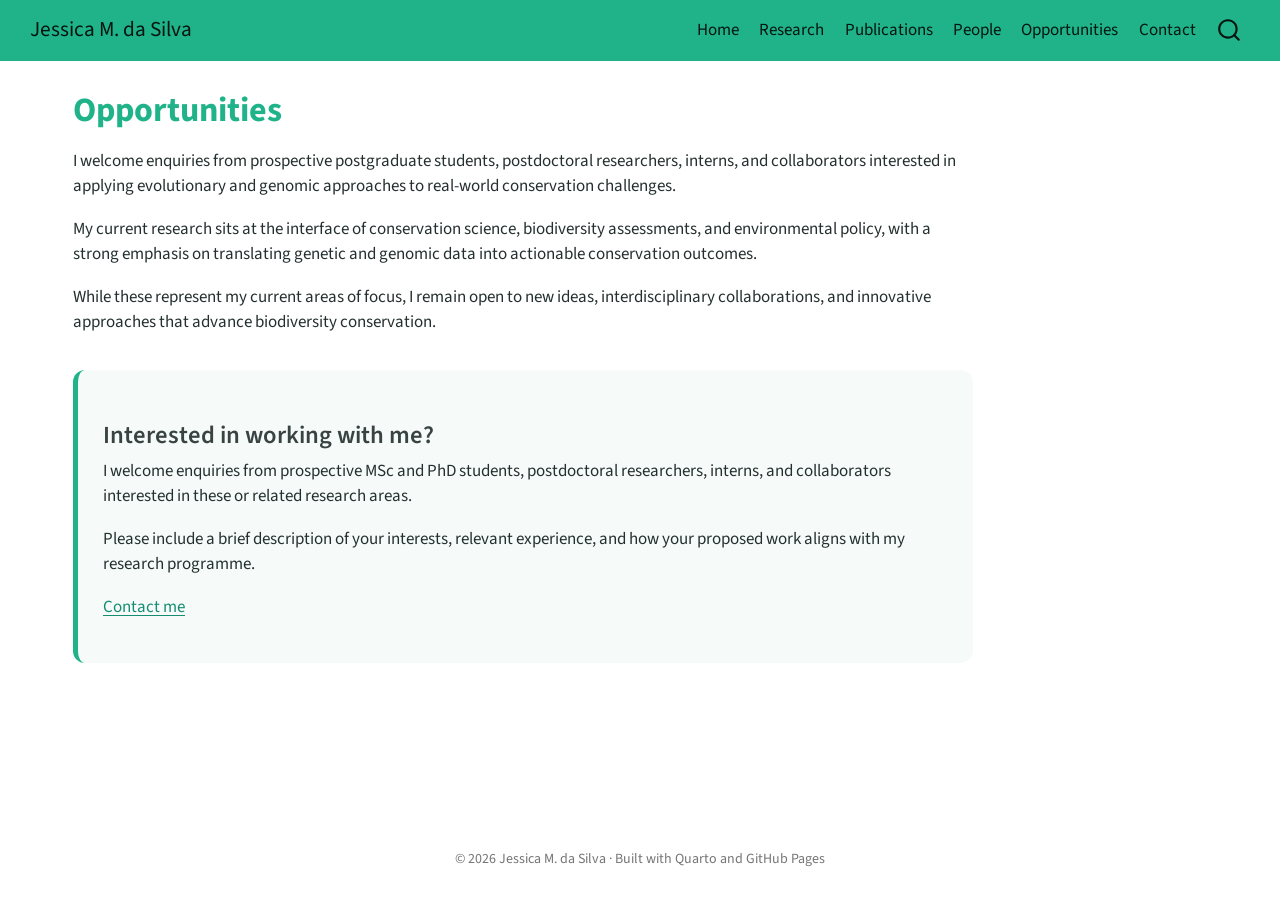
<file: docs/opportunities.html>
<!DOCTYPE html>
<html xmlns="http://www.w3.org/1999/xhtml" lang="en" xml:lang="en"><head>

<meta charset="utf-8">
<meta name="generator" content="quarto-1.5.57">

<meta name="viewport" content="width=device-width, initial-scale=1.0, user-scalable=yes">


<title>Opportunities – Jessica M. da Silva</title>
<style>
code{white-space: pre-wrap;}
span.smallcaps{font-variant: small-caps;}
div.columns{display: flex; gap: min(4vw, 1.5em);}
div.column{flex: auto; overflow-x: auto;}
div.hanging-indent{margin-left: 1.5em; text-indent: -1.5em;}
ul.task-list{list-style: none;}
ul.task-list li input[type="checkbox"] {
  width: 0.8em;
  margin: 0 0.8em 0.2em -1em; /* quarto-specific, see https://github.com/quarto-dev/quarto-cli/issues/4556 */ 
  vertical-align: middle;
}
</style>


<script src="site_libs/quarto-nav/quarto-nav.js"></script>
<script src="site_libs/quarto-nav/headroom.min.js"></script>
<script src="site_libs/clipboard/clipboard.min.js"></script>
<script src="site_libs/quarto-search/autocomplete.umd.js"></script>
<script src="site_libs/quarto-search/fuse.min.js"></script>
<script src="site_libs/quarto-search/quarto-search.js"></script>
<meta name="quarto:offset" content="./">
<script src="site_libs/quarto-html/quarto.js"></script>
<script src="site_libs/quarto-html/popper.min.js"></script>
<script src="site_libs/quarto-html/tippy.umd.min.js"></script>
<script src="site_libs/quarto-html/anchor.min.js"></script>
<link href="site_libs/quarto-html/tippy.css" rel="stylesheet">
<link href="site_libs/quarto-html/quarto-syntax-highlighting.css" rel="stylesheet" id="quarto-text-highlighting-styles">
<script src="site_libs/bootstrap/bootstrap.min.js"></script>
<link href="site_libs/bootstrap/bootstrap-icons.css" rel="stylesheet">
<link href="site_libs/bootstrap/bootstrap.min.css" rel="stylesheet" id="quarto-bootstrap" data-mode="light">
<script id="quarto-search-options" type="application/json">{
  "location": "navbar",
  "copy-button": false,
  "collapse-after": 3,
  "panel-placement": "end",
  "type": "overlay",
  "limit": 50,
  "keyboard-shortcut": [
    "f",
    "/",
    "s"
  ],
  "show-item-context": false,
  "language": {
    "search-no-results-text": "No results",
    "search-matching-documents-text": "matching documents",
    "search-copy-link-title": "Copy link to search",
    "search-hide-matches-text": "Hide additional matches",
    "search-more-match-text": "more match in this document",
    "search-more-matches-text": "more matches in this document",
    "search-clear-button-title": "Clear",
    "search-text-placeholder": "",
    "search-detached-cancel-button-title": "Cancel",
    "search-submit-button-title": "Submit",
    "search-label": "Search"
  }
}</script>
<meta name="google-site-verification" content="EVWSVHSD6WuP88xZl-ilEXNuiO2-OHlYOPzbSMMLSSg">


</head>

<body class="nav-fixed">

<div id="quarto-search-results"></div>
  <header id="quarto-header" class="headroom fixed-top">
    <nav class="navbar navbar-expand-lg " data-bs-theme="dark">
      <div class="navbar-container container-fluid">
      <div class="navbar-brand-container mx-auto">
    <a class="navbar-brand" href="./index.html">
    <span class="navbar-title">Jessica M. da Silva</span>
    </a>
  </div>
            <div id="quarto-search" class="" title="Search"></div>
          <button class="navbar-toggler" type="button" data-bs-toggle="collapse" data-bs-target="#navbarCollapse" aria-controls="navbarCollapse" role="menu" aria-expanded="false" aria-label="Toggle navigation" onclick="if (window.quartoToggleHeadroom) { window.quartoToggleHeadroom(); }">
  <span class="navbar-toggler-icon"></span>
</button>
          <div class="collapse navbar-collapse" id="navbarCollapse">
            <ul class="navbar-nav navbar-nav-scroll ms-auto">
  <li class="nav-item">
    <a class="nav-link" href="./index.html"> 
<span class="menu-text">Home</span></a>
  </li>  
  <li class="nav-item">
    <a class="nav-link" href="./research.html"> 
<span class="menu-text">Research</span></a>
  </li>  
  <li class="nav-item">
    <a class="nav-link" href="./publications.html"> 
<span class="menu-text">Publications</span></a>
  </li>  
  <li class="nav-item">
    <a class="nav-link" href="./team.html"> 
<span class="menu-text">People</span></a>
  </li>  
  <li class="nav-item">
    <a class="nav-link active" href="./opportunities.html" aria-current="page"> 
<span class="menu-text">Opportunities</span></a>
  </li>  
  <li class="nav-item">
    <a class="nav-link" href="./contact.html"> 
<span class="menu-text">Contact</span></a>
  </li>  
</ul>
          </div> <!-- /navcollapse -->
            <div class="quarto-navbar-tools">
</div>
      </div> <!-- /container-fluid -->
    </nav>
</header>
<!-- content -->
<div id="quarto-content" class="quarto-container page-columns page-rows-contents page-layout-full page-navbar">
<!-- sidebar -->
<!-- margin-sidebar -->
    
<!-- main -->
<main class="content column-page" id="quarto-document-content">

<header id="title-block-header" class="quarto-title-block default">
<div class="quarto-title">
<h1 class="title">Opportunities</h1>
</div>



<div class="quarto-title-meta column-page">

    
  
    
  </div>
  


</header>


<p>I welcome enquiries from prospective postgraduate students, postdoctoral researchers, interns, and collaborators interested in applying evolutionary and genomic approaches to real-world conservation challenges.</p>
<p>My current research sits at the interface of conservation science, biodiversity assessments, and environmental policy, with a strong emphasis on translating genetic and genomic data into actionable conservation outcomes.</p>
<p>While these represent my current areas of focus, I remain open to new ideas, interdisciplinary collaborations, and innovative approaches that advance biodiversity conservation.</p>
<section id="interested-in-working-with-me" class="level3 contact-box">
<h3 class="anchored" data-anchor-id="interested-in-working-with-me">Interested in working with me?</h3>
<p>I welcome enquiries from prospective MSc and PhD students, postdoctoral researchers, interns, and collaborators interested in these or related research areas.</p>
<p>Please include a brief description of your interests, relevant experience, and how your proposed work aligns with my research programme.</p>
<p><a href="./contact.html">Contact me</a></p>
</section>



</main> <!-- /main -->
<script id="quarto-html-after-body" type="application/javascript">
window.document.addEventListener("DOMContentLoaded", function (event) {
  const toggleBodyColorMode = (bsSheetEl) => {
    const mode = bsSheetEl.getAttribute("data-mode");
    const bodyEl = window.document.querySelector("body");
    if (mode === "dark") {
      bodyEl.classList.add("quarto-dark");
      bodyEl.classList.remove("quarto-light");
    } else {
      bodyEl.classList.add("quarto-light");
      bodyEl.classList.remove("quarto-dark");
    }
  }
  const toggleBodyColorPrimary = () => {
    const bsSheetEl = window.document.querySelector("link#quarto-bootstrap");
    if (bsSheetEl) {
      toggleBodyColorMode(bsSheetEl);
    }
  }
  toggleBodyColorPrimary();  
  const icon = "";
  const anchorJS = new window.AnchorJS();
  anchorJS.options = {
    placement: 'right',
    icon: icon
  };
  anchorJS.add('.anchored');
  const isCodeAnnotation = (el) => {
    for (const clz of el.classList) {
      if (clz.startsWith('code-annotation-')) {                     
        return true;
      }
    }
    return false;
  }
  const onCopySuccess = function(e) {
    // button target
    const button = e.trigger;
    // don't keep focus
    button.blur();
    // flash "checked"
    button.classList.add('code-copy-button-checked');
    var currentTitle = button.getAttribute("title");
    button.setAttribute("title", "Copied!");
    let tooltip;
    if (window.bootstrap) {
      button.setAttribute("data-bs-toggle", "tooltip");
      button.setAttribute("data-bs-placement", "left");
      button.setAttribute("data-bs-title", "Copied!");
      tooltip = new bootstrap.Tooltip(button, 
        { trigger: "manual", 
          customClass: "code-copy-button-tooltip",
          offset: [0, -8]});
      tooltip.show();    
    }
    setTimeout(function() {
      if (tooltip) {
        tooltip.hide();
        button.removeAttribute("data-bs-title");
        button.removeAttribute("data-bs-toggle");
        button.removeAttribute("data-bs-placement");
      }
      button.setAttribute("title", currentTitle);
      button.classList.remove('code-copy-button-checked');
    }, 1000);
    // clear code selection
    e.clearSelection();
  }
  const getTextToCopy = function(trigger) {
      const codeEl = trigger.previousElementSibling.cloneNode(true);
      for (const childEl of codeEl.children) {
        if (isCodeAnnotation(childEl)) {
          childEl.remove();
        }
      }
      return codeEl.innerText;
  }
  const clipboard = new window.ClipboardJS('.code-copy-button:not([data-in-quarto-modal])', {
    text: getTextToCopy
  });
  clipboard.on('success', onCopySuccess);
  if (window.document.getElementById('quarto-embedded-source-code-modal')) {
    // For code content inside modals, clipBoardJS needs to be initialized with a container option
    // TODO: Check when it could be a function (https://github.com/zenorocha/clipboard.js/issues/860)
    const clipboardModal = new window.ClipboardJS('.code-copy-button[data-in-quarto-modal]', {
      text: getTextToCopy,
      container: window.document.getElementById('quarto-embedded-source-code-modal')
    });
    clipboardModal.on('success', onCopySuccess);
  }
    var localhostRegex = new RegExp(/^(?:http|https):\/\/localhost\:?[0-9]*\//);
    var mailtoRegex = new RegExp(/^mailto:/);
      var filterRegex = new RegExp("https:\/\/jessmds\.github\.io\/");
    var isInternal = (href) => {
        return filterRegex.test(href) || localhostRegex.test(href) || mailtoRegex.test(href);
    }
    // Inspect non-navigation links and adorn them if external
 	var links = window.document.querySelectorAll('a[href]:not(.nav-link):not(.navbar-brand):not(.toc-action):not(.sidebar-link):not(.sidebar-item-toggle):not(.pagination-link):not(.no-external):not([aria-hidden]):not(.dropdown-item):not(.quarto-navigation-tool):not(.about-link)');
    for (var i=0; i<links.length; i++) {
      const link = links[i];
      if (!isInternal(link.href)) {
        // undo the damage that might have been done by quarto-nav.js in the case of
        // links that we want to consider external
        if (link.dataset.originalHref !== undefined) {
          link.href = link.dataset.originalHref;
        }
          // target, if specified
          link.setAttribute("target", "_blank");
          if (link.getAttribute("rel") === null) {
            link.setAttribute("rel", "noopener");
          }
      }
    }
  function tippyHover(el, contentFn, onTriggerFn, onUntriggerFn) {
    const config = {
      allowHTML: true,
      maxWidth: 500,
      delay: 100,
      arrow: false,
      appendTo: function(el) {
          return el.parentElement;
      },
      interactive: true,
      interactiveBorder: 10,
      theme: 'quarto',
      placement: 'bottom-start',
    };
    if (contentFn) {
      config.content = contentFn;
    }
    if (onTriggerFn) {
      config.onTrigger = onTriggerFn;
    }
    if (onUntriggerFn) {
      config.onUntrigger = onUntriggerFn;
    }
    window.tippy(el, config); 
  }
  const noterefs = window.document.querySelectorAll('a[role="doc-noteref"]');
  for (var i=0; i<noterefs.length; i++) {
    const ref = noterefs[i];
    tippyHover(ref, function() {
      // use id or data attribute instead here
      let href = ref.getAttribute('data-footnote-href') || ref.getAttribute('href');
      try { href = new URL(href).hash; } catch {}
      const id = href.replace(/^#\/?/, "");
      const note = window.document.getElementById(id);
      if (note) {
        return note.innerHTML;
      } else {
        return "";
      }
    });
  }
  const xrefs = window.document.querySelectorAll('a.quarto-xref');
  const processXRef = (id, note) => {
    // Strip column container classes
    const stripColumnClz = (el) => {
      el.classList.remove("page-full", "page-columns");
      if (el.children) {
        for (const child of el.children) {
          stripColumnClz(child);
        }
      }
    }
    stripColumnClz(note)
    if (id === null || id.startsWith('sec-')) {
      // Special case sections, only their first couple elements
      const container = document.createElement("div");
      if (note.children && note.children.length > 2) {
        container.appendChild(note.children[0].cloneNode(true));
        for (let i = 1; i < note.children.length; i++) {
          const child = note.children[i];
          if (child.tagName === "P" && child.innerText === "") {
            continue;
          } else {
            container.appendChild(child.cloneNode(true));
            break;
          }
        }
        if (window.Quarto?.typesetMath) {
          window.Quarto.typesetMath(container);
        }
        return container.innerHTML
      } else {
        if (window.Quarto?.typesetMath) {
          window.Quarto.typesetMath(note);
        }
        return note.innerHTML;
      }
    } else {
      // Remove any anchor links if they are present
      const anchorLink = note.querySelector('a.anchorjs-link');
      if (anchorLink) {
        anchorLink.remove();
      }
      if (window.Quarto?.typesetMath) {
        window.Quarto.typesetMath(note);
      }
      // TODO in 1.5, we should make sure this works without a callout special case
      if (note.classList.contains("callout")) {
        return note.outerHTML;
      } else {
        return note.innerHTML;
      }
    }
  }
  for (var i=0; i<xrefs.length; i++) {
    const xref = xrefs[i];
    tippyHover(xref, undefined, function(instance) {
      instance.disable();
      let url = xref.getAttribute('href');
      let hash = undefined; 
      if (url.startsWith('#')) {
        hash = url;
      } else {
        try { hash = new URL(url).hash; } catch {}
      }
      if (hash) {
        const id = hash.replace(/^#\/?/, "");
        const note = window.document.getElementById(id);
        if (note !== null) {
          try {
            const html = processXRef(id, note.cloneNode(true));
            instance.setContent(html);
          } finally {
            instance.enable();
            instance.show();
          }
        } else {
          // See if we can fetch this
          fetch(url.split('#')[0])
          .then(res => res.text())
          .then(html => {
            const parser = new DOMParser();
            const htmlDoc = parser.parseFromString(html, "text/html");
            const note = htmlDoc.getElementById(id);
            if (note !== null) {
              const html = processXRef(id, note);
              instance.setContent(html);
            } 
          }).finally(() => {
            instance.enable();
            instance.show();
          });
        }
      } else {
        // See if we can fetch a full url (with no hash to target)
        // This is a special case and we should probably do some content thinning / targeting
        fetch(url)
        .then(res => res.text())
        .then(html => {
          const parser = new DOMParser();
          const htmlDoc = parser.parseFromString(html, "text/html");
          const note = htmlDoc.querySelector('main.content');
          if (note !== null) {
            // This should only happen for chapter cross references
            // (since there is no id in the URL)
            // remove the first header
            if (note.children.length > 0 && note.children[0].tagName === "HEADER") {
              note.children[0].remove();
            }
            const html = processXRef(null, note);
            instance.setContent(html);
          } 
        }).finally(() => {
          instance.enable();
          instance.show();
        });
      }
    }, function(instance) {
    });
  }
      let selectedAnnoteEl;
      const selectorForAnnotation = ( cell, annotation) => {
        let cellAttr = 'data-code-cell="' + cell + '"';
        let lineAttr = 'data-code-annotation="' +  annotation + '"';
        const selector = 'span[' + cellAttr + '][' + lineAttr + ']';
        return selector;
      }
      const selectCodeLines = (annoteEl) => {
        const doc = window.document;
        const targetCell = annoteEl.getAttribute("data-target-cell");
        const targetAnnotation = annoteEl.getAttribute("data-target-annotation");
        const annoteSpan = window.document.querySelector(selectorForAnnotation(targetCell, targetAnnotation));
        const lines = annoteSpan.getAttribute("data-code-lines").split(",");
        const lineIds = lines.map((line) => {
          return targetCell + "-" + line;
        })
        let top = null;
        let height = null;
        let parent = null;
        if (lineIds.length > 0) {
            //compute the position of the single el (top and bottom and make a div)
            const el = window.document.getElementById(lineIds[0]);
            top = el.offsetTop;
            height = el.offsetHeight;
            parent = el.parentElement.parentElement;
          if (lineIds.length > 1) {
            const lastEl = window.document.getElementById(lineIds[lineIds.length - 1]);
            const bottom = lastEl.offsetTop + lastEl.offsetHeight;
            height = bottom - top;
          }
          if (top !== null && height !== null && parent !== null) {
            // cook up a div (if necessary) and position it 
            let div = window.document.getElementById("code-annotation-line-highlight");
            if (div === null) {
              div = window.document.createElement("div");
              div.setAttribute("id", "code-annotation-line-highlight");
              div.style.position = 'absolute';
              parent.appendChild(div);
            }
            div.style.top = top - 2 + "px";
            div.style.height = height + 4 + "px";
            div.style.left = 0;
            let gutterDiv = window.document.getElementById("code-annotation-line-highlight-gutter");
            if (gutterDiv === null) {
              gutterDiv = window.document.createElement("div");
              gutterDiv.setAttribute("id", "code-annotation-line-highlight-gutter");
              gutterDiv.style.position = 'absolute';
              const codeCell = window.document.getElementById(targetCell);
              const gutter = codeCell.querySelector('.code-annotation-gutter');
              gutter.appendChild(gutterDiv);
            }
            gutterDiv.style.top = top - 2 + "px";
            gutterDiv.style.height = height + 4 + "px";
          }
          selectedAnnoteEl = annoteEl;
        }
      };
      const unselectCodeLines = () => {
        const elementsIds = ["code-annotation-line-highlight", "code-annotation-line-highlight-gutter"];
        elementsIds.forEach((elId) => {
          const div = window.document.getElementById(elId);
          if (div) {
            div.remove();
          }
        });
        selectedAnnoteEl = undefined;
      };
        // Handle positioning of the toggle
    window.addEventListener(
      "resize",
      throttle(() => {
        elRect = undefined;
        if (selectedAnnoteEl) {
          selectCodeLines(selectedAnnoteEl);
        }
      }, 10)
    );
    function throttle(fn, ms) {
    let throttle = false;
    let timer;
      return (...args) => {
        if(!throttle) { // first call gets through
            fn.apply(this, args);
            throttle = true;
        } else { // all the others get throttled
            if(timer) clearTimeout(timer); // cancel #2
            timer = setTimeout(() => {
              fn.apply(this, args);
              timer = throttle = false;
            }, ms);
        }
      };
    }
      // Attach click handler to the DT
      const annoteDls = window.document.querySelectorAll('dt[data-target-cell]');
      for (const annoteDlNode of annoteDls) {
        annoteDlNode.addEventListener('click', (event) => {
          const clickedEl = event.target;
          if (clickedEl !== selectedAnnoteEl) {
            unselectCodeLines();
            const activeEl = window.document.querySelector('dt[data-target-cell].code-annotation-active');
            if (activeEl) {
              activeEl.classList.remove('code-annotation-active');
            }
            selectCodeLines(clickedEl);
            clickedEl.classList.add('code-annotation-active');
          } else {
            // Unselect the line
            unselectCodeLines();
            clickedEl.classList.remove('code-annotation-active');
          }
        });
      }
  const findCites = (el) => {
    const parentEl = el.parentElement;
    if (parentEl) {
      const cites = parentEl.dataset.cites;
      if (cites) {
        return {
          el,
          cites: cites.split(' ')
        };
      } else {
        return findCites(el.parentElement)
      }
    } else {
      return undefined;
    }
  };
  var bibliorefs = window.document.querySelectorAll('a[role="doc-biblioref"]');
  for (var i=0; i<bibliorefs.length; i++) {
    const ref = bibliorefs[i];
    const citeInfo = findCites(ref);
    if (citeInfo) {
      tippyHover(citeInfo.el, function() {
        var popup = window.document.createElement('div');
        citeInfo.cites.forEach(function(cite) {
          var citeDiv = window.document.createElement('div');
          citeDiv.classList.add('hanging-indent');
          citeDiv.classList.add('csl-entry');
          var biblioDiv = window.document.getElementById('ref-' + cite);
          if (biblioDiv) {
            citeDiv.innerHTML = biblioDiv.innerHTML;
          }
          popup.appendChild(citeDiv);
        });
        return popup.innerHTML;
      });
    }
  }
});
</script>
</div> <!-- /content -->
<footer class="footer">
  <div class="nav-footer">
    <div class="nav-footer-left">
      &nbsp;
    </div>   
    <div class="nav-footer-center">
<p>© 2026 Jessica M. da Silva · Built with Quarto and GitHub Pages</p>
</div>
    <div class="nav-footer-right">
      &nbsp;
    </div>
  </div>
</footer>




</body></html>
</file>
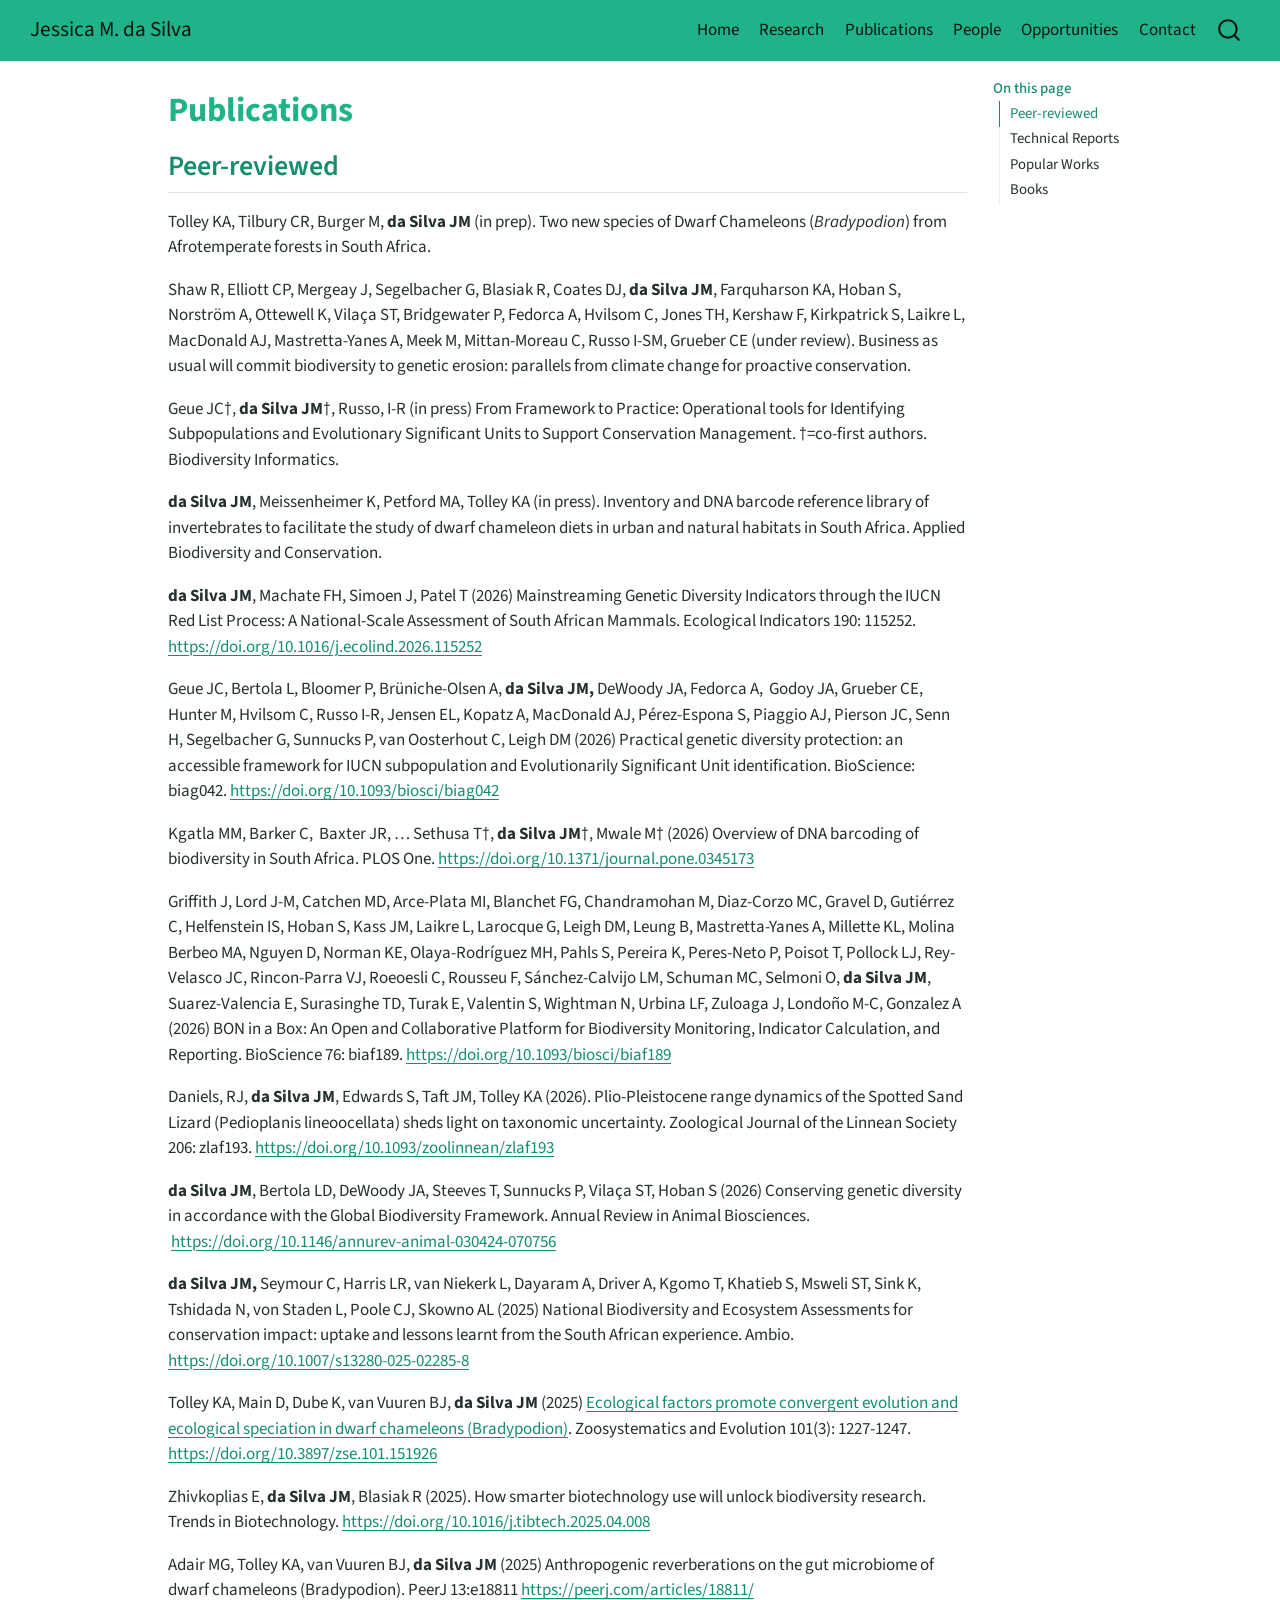
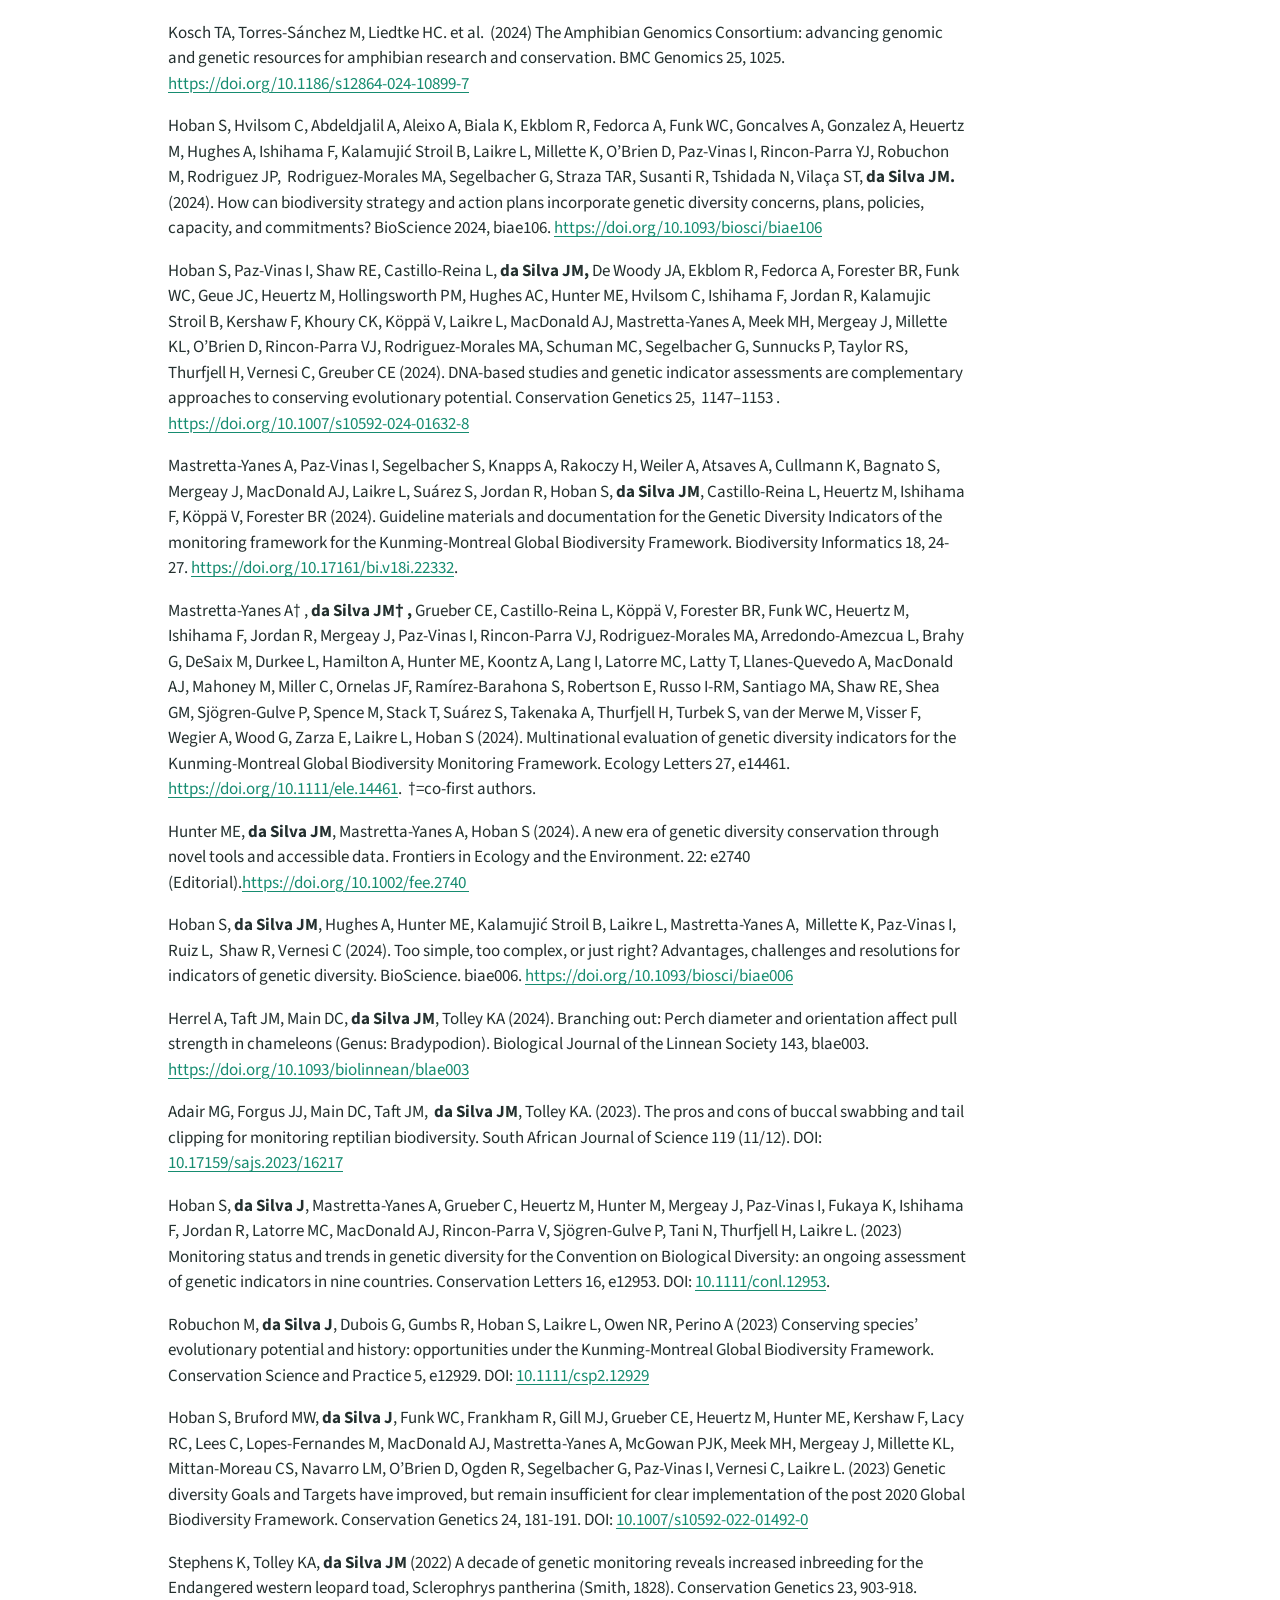
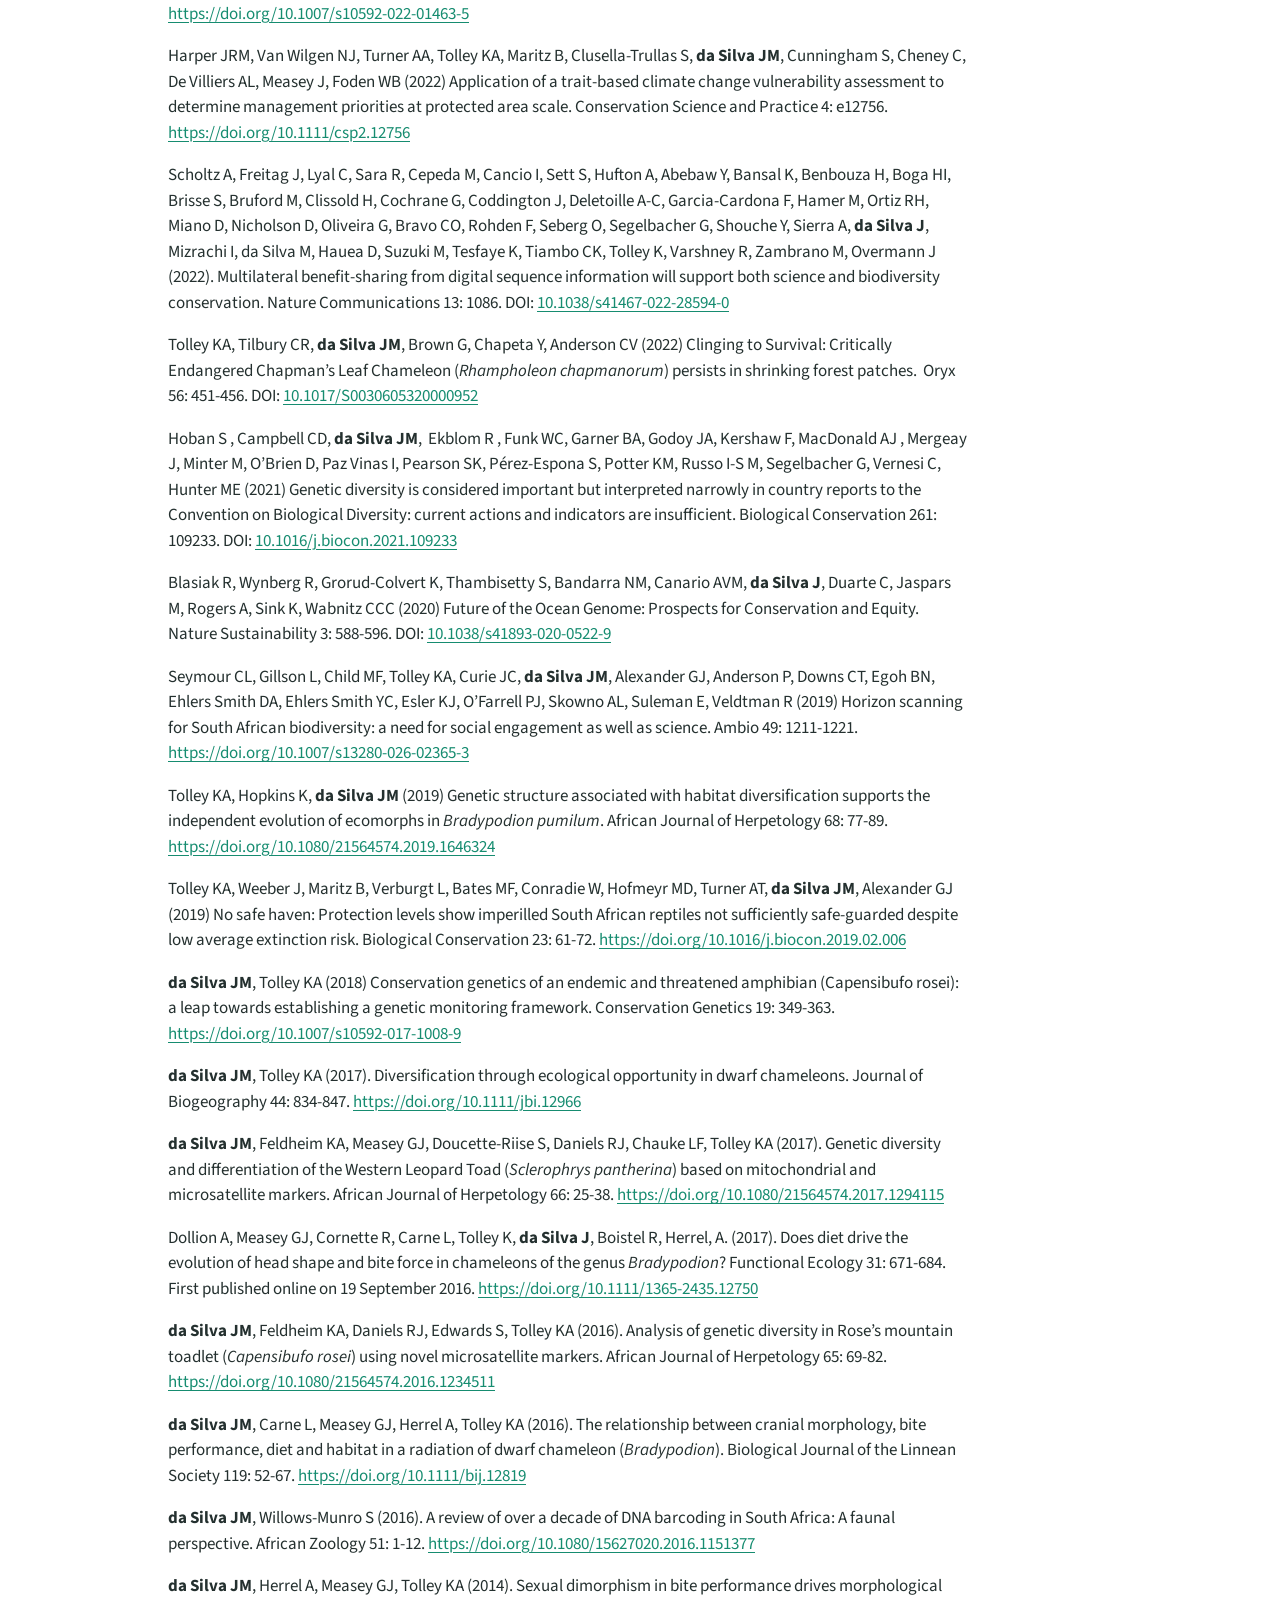
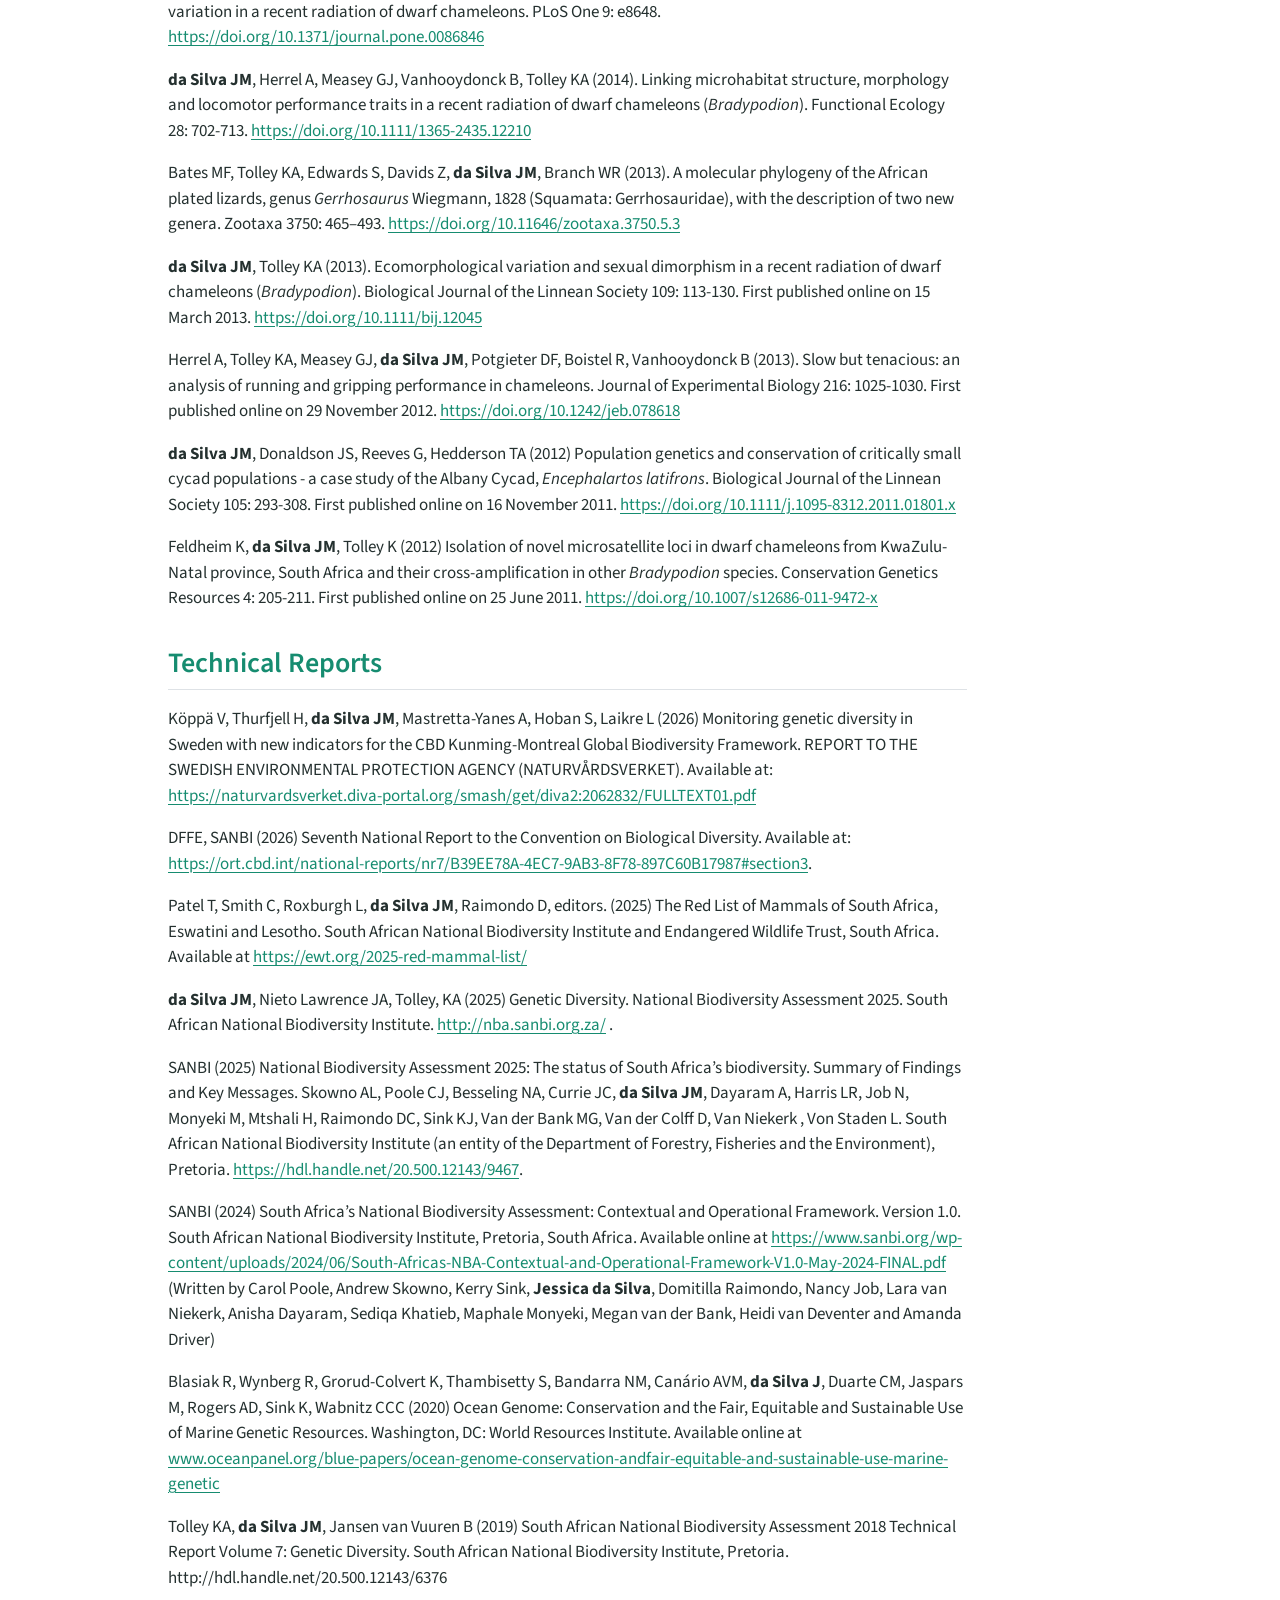
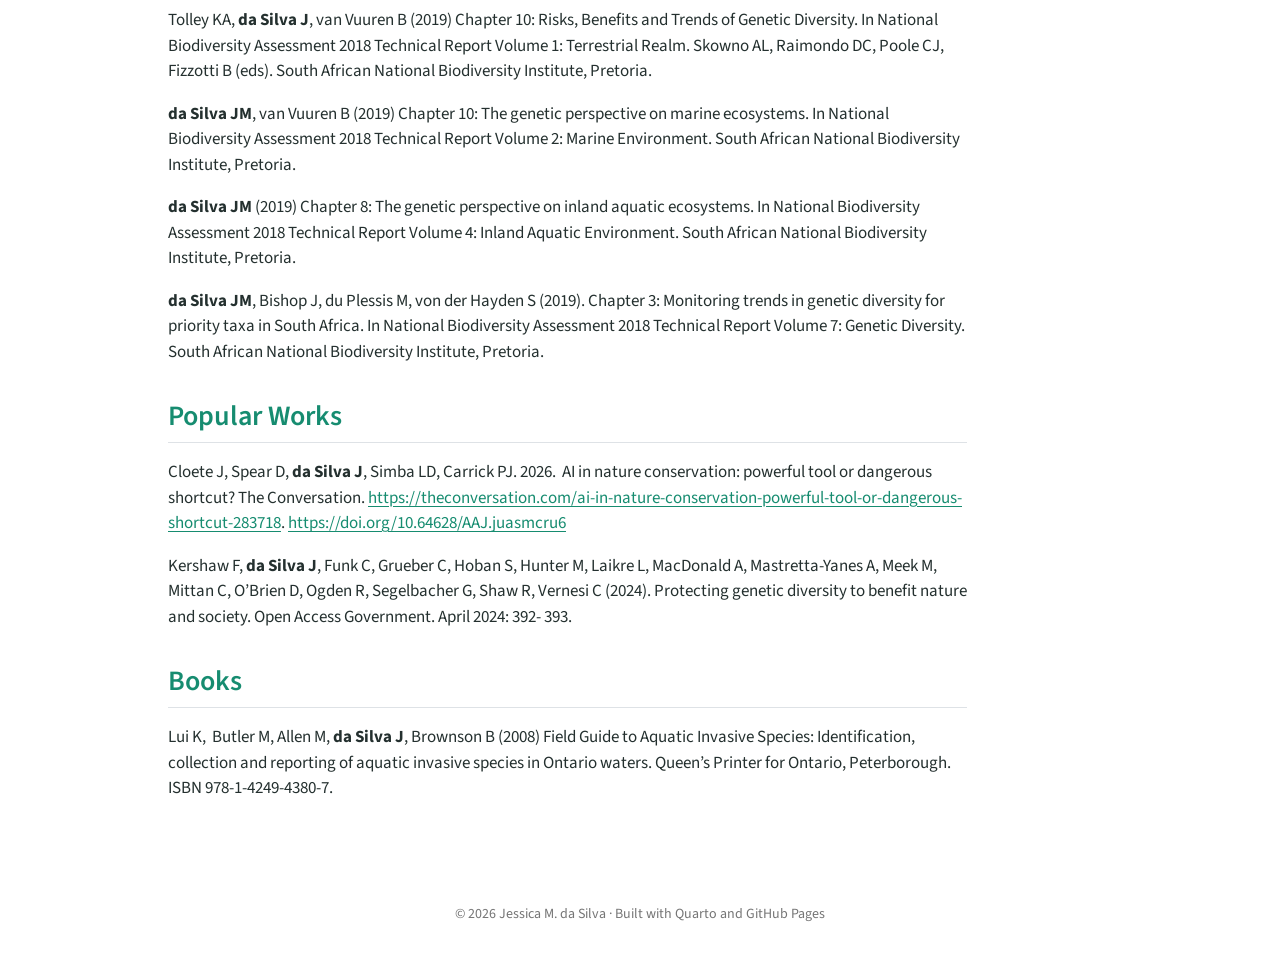
<file: docs/publications.html>
<!DOCTYPE html>
<html xmlns="http://www.w3.org/1999/xhtml" lang="en" xml:lang="en"><head>

<meta charset="utf-8">
<meta name="generator" content="quarto-1.5.57">

<meta name="viewport" content="width=device-width, initial-scale=1.0, user-scalable=yes">


<title>Publications – Jessica M. da Silva</title>
<style>
code{white-space: pre-wrap;}
span.smallcaps{font-variant: small-caps;}
div.columns{display: flex; gap: min(4vw, 1.5em);}
div.column{flex: auto; overflow-x: auto;}
div.hanging-indent{margin-left: 1.5em; text-indent: -1.5em;}
ul.task-list{list-style: none;}
ul.task-list li input[type="checkbox"] {
  width: 0.8em;
  margin: 0 0.8em 0.2em -1em; /* quarto-specific, see https://github.com/quarto-dev/quarto-cli/issues/4556 */ 
  vertical-align: middle;
}
</style>


<script src="site_libs/quarto-nav/quarto-nav.js"></script>
<script src="site_libs/quarto-nav/headroom.min.js"></script>
<script src="site_libs/clipboard/clipboard.min.js"></script>
<script src="site_libs/quarto-search/autocomplete.umd.js"></script>
<script src="site_libs/quarto-search/fuse.min.js"></script>
<script src="site_libs/quarto-search/quarto-search.js"></script>
<meta name="quarto:offset" content="./">
<script src="site_libs/quarto-html/quarto.js"></script>
<script src="site_libs/quarto-html/popper.min.js"></script>
<script src="site_libs/quarto-html/tippy.umd.min.js"></script>
<script src="site_libs/quarto-html/anchor.min.js"></script>
<link href="site_libs/quarto-html/tippy.css" rel="stylesheet">
<link href="site_libs/quarto-html/quarto-syntax-highlighting.css" rel="stylesheet" id="quarto-text-highlighting-styles">
<script src="site_libs/bootstrap/bootstrap.min.js"></script>
<link href="site_libs/bootstrap/bootstrap-icons.css" rel="stylesheet">
<link href="site_libs/bootstrap/bootstrap.min.css" rel="stylesheet" id="quarto-bootstrap" data-mode="light">
<script id="quarto-search-options" type="application/json">{
  "location": "navbar",
  "copy-button": false,
  "collapse-after": 3,
  "panel-placement": "end",
  "type": "overlay",
  "limit": 50,
  "keyboard-shortcut": [
    "f",
    "/",
    "s"
  ],
  "show-item-context": false,
  "language": {
    "search-no-results-text": "No results",
    "search-matching-documents-text": "matching documents",
    "search-copy-link-title": "Copy link to search",
    "search-hide-matches-text": "Hide additional matches",
    "search-more-match-text": "more match in this document",
    "search-more-matches-text": "more matches in this document",
    "search-clear-button-title": "Clear",
    "search-text-placeholder": "",
    "search-detached-cancel-button-title": "Cancel",
    "search-submit-button-title": "Submit",
    "search-label": "Search"
  }
}</script>
<meta name="google-site-verification" content="EVWSVHSD6WuP88xZl-ilEXNuiO2-OHlYOPzbSMMLSSg">


</head>

<body class="nav-fixed">

<div id="quarto-search-results"></div>
  <header id="quarto-header" class="headroom fixed-top">
    <nav class="navbar navbar-expand-lg " data-bs-theme="dark">
      <div class="navbar-container container-fluid">
      <div class="navbar-brand-container mx-auto">
    <a class="navbar-brand" href="./index.html">
    <span class="navbar-title">Jessica M. da Silva</span>
    </a>
  </div>
            <div id="quarto-search" class="" title="Search"></div>
          <button class="navbar-toggler" type="button" data-bs-toggle="collapse" data-bs-target="#navbarCollapse" aria-controls="navbarCollapse" role="menu" aria-expanded="false" aria-label="Toggle navigation" onclick="if (window.quartoToggleHeadroom) { window.quartoToggleHeadroom(); }">
  <span class="navbar-toggler-icon"></span>
</button>
          <div class="collapse navbar-collapse" id="navbarCollapse">
            <ul class="navbar-nav navbar-nav-scroll ms-auto">
  <li class="nav-item">
    <a class="nav-link" href="./index.html"> 
<span class="menu-text">Home</span></a>
  </li>  
  <li class="nav-item">
    <a class="nav-link" href="./research.html"> 
<span class="menu-text">Research</span></a>
  </li>  
  <li class="nav-item">
    <a class="nav-link active" href="./publications.html" aria-current="page"> 
<span class="menu-text">Publications</span></a>
  </li>  
  <li class="nav-item">
    <a class="nav-link" href="./team.html"> 
<span class="menu-text">People</span></a>
  </li>  
  <li class="nav-item">
    <a class="nav-link" href="./opportunities.html"> 
<span class="menu-text">Opportunities</span></a>
  </li>  
  <li class="nav-item">
    <a class="nav-link" href="./contact.html"> 
<span class="menu-text">Contact</span></a>
  </li>  
</ul>
          </div> <!-- /navcollapse -->
            <div class="quarto-navbar-tools">
</div>
      </div> <!-- /container-fluid -->
    </nav>
</header>
<!-- content -->
<div id="quarto-content" class="quarto-container page-columns page-rows-contents page-layout-article page-navbar">
<!-- sidebar -->
<!-- margin-sidebar -->
    <div id="quarto-margin-sidebar" class="sidebar margin-sidebar">
        <nav id="TOC" role="doc-toc" class="toc-active">
    <h2 id="toc-title">On this page</h2>
   
  <ul class="collapse">
  <li><a href="#peer-reviewed" id="toc-peer-reviewed" class="nav-link active" data-scroll-target="#peer-reviewed">Peer-reviewed</a></li>
  <li><a href="#technical-reports" id="toc-technical-reports" class="nav-link" data-scroll-target="#technical-reports">Technical Reports</a></li>
  <li><a href="#popular-works" id="toc-popular-works" class="nav-link" data-scroll-target="#popular-works">Popular Works</a></li>
  <li><a href="#books" id="toc-books" class="nav-link" data-scroll-target="#books">Books</a></li>
  </ul>
</nav>
    </div>
<!-- main -->
<main class="content" id="quarto-document-content">

<header id="title-block-header" class="quarto-title-block default">
<div class="quarto-title">
<h1 class="title">Publications</h1>
</div>



<div class="quarto-title-meta">

    
  
    
  </div>
  


</header>


<section id="peer-reviewed" class="level2">
<h2 class="anchored" data-anchor-id="peer-reviewed">Peer-reviewed</h2>
<p>Tolley KA, Tilbury CR, Burger M, <strong>da Silva JM</strong> (in prep). Two new species of Dwarf Chameleons (<em>Bradypodion</em>) from Afrotemperate forests in South Africa.</p>
<p>Shaw R, Elliott CP, Mergeay J, Segelbacher G, Blasiak R, Coates DJ, <strong>da Silva JM</strong>, Farquharson KA, Hoban S,&nbsp; Norström A, Ottewell K, Vilaça ST, Bridgewater P, Fedorca A, Hvilsom C, Jones TH, Kershaw F, Kirkpatrick S, Laikre L, MacDonald AJ, Mastretta-Yanes A, Meek M, Mittan-Moreau C, Russo I-SM, Grueber CE (under review). Business as usual will commit biodiversity to genetic erosion: parallels from climate change for proactive conservation.&nbsp;</p>
<p>Geue JC†, <strong>da Silva JM</strong>†, Russo, I-R (in press) From Framework to Practice: Operational tools for Identifying Subpopulations and Evolutionary Significant Units to Support Conservation Management. †=co-first authors. Biodiversity Informatics.</p>
<p><strong>da Silva JM</strong>, Meissenheimer K, Petford MA, Tolley KA (in press). Inventory and DNA barcode reference library of invertebrates to facilitate the study of dwarf chameleon diets in urban and natural habitats in South Africa. Applied Biodiversity and Conservation. &nbsp;</p>
<p><strong>da Silva JM</strong>, Machate FH, Simoen J, Patel T (2026) Mainstreaming Genetic Diversity Indicators through the IUCN Red List Process: A National-Scale Assessment of South African Mammals. Ecological Indicators 190: 115252. <a href="https://doi.org/10.1016/j.ecolind.2026.115252" class="uri">https://doi.org/10.1016/j.ecolind.2026.115252</a>&nbsp;</p>
<p>Geue JC, Bertola L, Bloomer P, Brüniche-Olsen A, <strong>da Silva JM,</strong> DeWoody JA, Fedorca A,&nbsp; Godoy JA, Grueber CE, Hunter M, Hvilsom C, Russo I-R, Jensen EL, Kopatz A, MacDonald AJ, Pérez-Espona S, Piaggio AJ, Pierson JC, Senn H, Segelbacher G, Sunnucks P, van Oosterhout C, Leigh DM (2026) Practical genetic diversity protection: an accessible framework for IUCN subpopulation and Evolutionarily Significant Unit identification. BioScience: biag042. <a href="https://doi.org/10.1093/biosci/biag042" class="uri">https://doi.org/10.1093/biosci/biag042</a>&nbsp;</p>
<p>Kgatla MM, Barker C,&nbsp; Baxter JR, … Sethusa T†, <strong>da Silva JM</strong>†, Mwale M† (2026) Overview of DNA barcoding of biodiversity in South Africa. PLOS One. <a href="https://doi.org/10.1371/journal.pone.0345173" class="uri">https://doi.org/10.1371/journal.pone.0345173</a></p>
<p>Griffith J, Lord J-M, Catchen MD, Arce-Plata MI, Blanchet FG, Chandramohan M, Diaz-Corzo MC, Gravel D, Gutiérrez C, Helfenstein IS, Hoban S, Kass JM, Laikre L, Larocque G, Leigh DM, Leung B, Mastretta-Yanes A, Millette KL, Molina Berbeo MA, Nguyen D, Norman KE, Olaya-Rodríguez MH, Pahls S, Pereira K, Peres-Neto P, Poisot T, Pollock LJ, Rey-Velasco JC, Rincon-Parra VJ, Roeoesli C, Rousseu F, Sánchez-Calvijo LM, Schuman MC, Selmoni O, <strong>da Silva JM</strong>, Suarez-Valencia E, Surasinghe TD, Turak E, Valentin S, Wightman N, Urbina LF, Zuloaga J, Londoño M-C, Gonzalez A (2026) BON in a Box: An Open and Collaborative Platform for Biodiversity Monitoring, Indicator Calculation, and Reporting. BioScience 76: biaf189. <a href="https://doi.org/10.1093/biosci/biaf189" class="uri">https://doi.org/10.1093/biosci/biaf189</a>&nbsp;</p>
<p>Daniels, RJ, <strong>da Silva JM</strong>, Edwards S, Taft JM, Tolley KA (2026). Plio-Pleistocene range dynamics of the Spotted Sand Lizard (Pedioplanis lineoocellata) sheds light on taxonomic uncertainty. Zoological Journal of the Linnean Society 206: zlaf193. <a href="https://doi.org/10.1093/zoolinnean/zlaf193" class="uri">https://doi.org/10.1093/zoolinnean/zlaf193</a>&nbsp;</p>
<p><strong>da Silva JM</strong>, Bertola LD, DeWoody JA, Steeves T, Sunnucks P, Vilaça ST, Hoban S (2026) Conserving genetic diversity in accordance with the Global Biodiversity Framework. Annual Review in Animal Biosciences. &nbsp;<a href="https://doi.org/10.1146/annurev-animal-030424-070756" class="uri">https://doi.org/10.1146/annurev-animal-030424-070756</a> &nbsp;&nbsp;</p>
<p><strong>da Silva JM,</strong> Seymour C, Harris LR, van Niekerk L, Dayaram A, Driver A, Kgomo T, Khatieb S, Msweli ST, Sink K, Tshidada N, von Staden L, Poole CJ, Skowno AL (2025) National Biodiversity and Ecosystem Assessments for conservation impact: uptake and lessons learnt from the South African experience. Ambio. <a href="https://doi.org/10.1007/s13280-025-02285-8" class="uri">https://doi.org/10.1007/s13280-025-02285-8</a>&nbsp;</p>
<p>Tolley KA, Main D, Dube K, van Vuuren BJ, <strong>da Silva JM</strong> (2025) <a href="https://goto.arphahub.com/HHjO5SOSnvRc">Ecological factors promote convergent evolution and ecological speciation in dwarf chameleons (Bradypodion)</a>. Zoosystematics and Evolution 101(3): 1227-1247. <a href="https://doi.org/10.3897/zse.101.151926" class="uri">https://doi.org/10.3897/zse.101.151926</a> &nbsp;&nbsp;</p>
<p>Zhivkoplias E, <strong>da Silva JM</strong>, Blasiak R (2025). How smarter biotechnology use will unlock biodiversity research. Trends in Biotechnology. <a href="https://doi.org/10.1016/j.tibtech.2025.04.008" class="uri">https://doi.org/10.1016/j.tibtech.2025.04.008</a>&nbsp;</p>
<p>Adair MG, Tolley KA, van Vuuren BJ, <strong>da Silva JM</strong> (2025) Anthropogenic reverberations on the gut microbiome of dwarf chameleons (Bradypodion). PeerJ 13:e18811 <a href="https://peerj.com/articles/18811/" class="uri">https://peerj.com/articles/18811/</a>&nbsp;</p>
<p>Kosch TA, Torres-Sánchez M, Liedtke HC. et al.&nbsp; (2024) The Amphibian Genomics Consortium: advancing genomic and genetic resources for amphibian research and conservation. BMC Genomics 25, 1025. <a href="https://doi.org/10.1186/s12864-024-10899-7" class="uri">https://doi.org/10.1186/s12864-024-10899-7</a> &nbsp;</p>
<p>Hoban S, Hvilsom C, Abdeldjalil A, Aleixo A, Biala K, Ekblom R, Fedorca A, Funk WC, Goncalves A, Gonzalez A, Heuertz M, Hughes A, Ishihama F, Kalamujić Stroil B, Laikre L, Millette K, O’Brien D, Paz-Vinas I, Rincon-Parra YJ, Robuchon M, Rodriguez JP,&nbsp; Rodriguez-Morales MA, Segelbacher G, Straza TAR, Susanti R, Tshidada N, Vilaça ST, <strong>da Silva JM.</strong> (2024). How can biodiversity strategy and action plans incorporate genetic diversity concerns, plans, policies, capacity, and commitments? BioScience 2024, biae106. <a href="https://doi.org/10.1093/biosci/biae106" class="uri">https://doi.org/10.1093/biosci/biae106</a> &nbsp;&nbsp;</p>
<p>Hoban S, Paz-Vinas I, Shaw RE, Castillo-Reina L, <strong>da Silva JM,</strong> De Woody JA, Ekblom R, Fedorca A, Forester BR, Funk WC, Geue JC, Heuertz M, Hollingsworth PM, Hughes AC, Hunter ME, Hvilsom C, Ishihama F, Jordan R, Kalamujic Stroil B, Kershaw F, Khoury CK, Köppä V, Laikre L, MacDonald AJ, Mastretta-Yanes A, Meek MH, Mergeay J, Millette KL, O’Brien D, Rincon-Parra VJ, Rodriguez-Morales MA, Schuman MC, Segelbacher G, Sunnucks P, Taylor RS, Thurfjell H, Vernesi C, Greuber CE (2024). DNA-based studies and genetic indicator assessments are complementary approaches to conserving evolutionary potential. Conservation Genetics 25, &nbsp;1147–1153 .&nbsp; <a href="https://doi.org/10.1007/s10592-024-01632-8" class="uri">https://doi.org/10.1007/s10592-024-01632-8</a>&nbsp;</p>
<p>Mastretta-Yanes A, Paz-Vinas I, Segelbacher S, Knapps A, Rakoczy H, Weiler A, Atsaves A, Cullmann K, Bagnato S, Mergeay J, MacDonald AJ, Laikre L, Suárez S, Jordan R, Hoban S, <strong>da Silva JM</strong>, Castillo-Reina L, Heuertz M, Ishihama F, Köppä V, Forester BR (2024). Guideline materials and documentation for the Genetic Diversity Indicators of the monitoring framework for the Kunming-Montreal Global Biodiversity Framework. Biodiversity Informatics 18, 24-27. <a href="https://doi.org/10.17161/bi.v18i.22332" class="uri">https://doi.org/10.17161/bi.v18i.22332</a>.&nbsp;</p>
<p>Mastretta-Yanes A† , <strong>da Silva JM† ,</strong> Grueber CE, Castillo-Reina L, Köppä V, Forester BR, Funk WC, Heuertz M, Ishihama F, Jordan R, Mergeay J, Paz-Vinas I, Rincon-Parra VJ, Rodriguez-Morales MA, Arredondo-Amezcua L, Brahy G, DeSaix M, Durkee L, Hamilton A, Hunter ME, Koontz A, Lang I, Latorre MC, Latty T, Llanes-Quevedo A, MacDonald AJ, Mahoney M, Miller C, Ornelas JF, Ramírez-Barahona S, Robertson E, Russo I-RM, Santiago MA, Shaw RE, Shea GM, Sjögren-Gulve P, Spence M, Stack T, Suárez S, Takenaka A, Thurfjell H, Turbek S, van der Merwe M, Visser F, Wegier A, Wood G, Zarza E, Laikre L, Hoban S (2024). Multinational evaluation of genetic diversity indicators for the Kunming-Montreal Global Biodiversity Monitoring Framework. Ecology Letters 27, e14461. <a href="https://doi.org/10.1111/ele.14461" class="uri">https://doi.org/10.1111/ele.14461</a>. &nbsp;†=co-first authors.</p>
<p>Hunter ME, <strong>da Silva JM</strong>, Mastretta-Yanes A, Hoban S (2024). A new era of genetic diversity conservation through novel tools and accessible data. Frontiers in Ecology and the Environment. 22: e2740 (Editorial).<a href="https://doi.org/10.1002/fee.2740https://esajournals.onlinelibrary.wiley.com/doi/10.1002/fee.2740">https://doi.org/10.1002/fee.2740&nbsp;</a></p>
<p>Hoban S, <strong>da Silva JM</strong>, Hughes A, Hunter ME, Kalamujić Stroil B, Laikre L, Mastretta-Yanes A,&nbsp; Millette K, Paz-Vinas I, Ruiz L,&nbsp; Shaw R, Vernesi C (2024). Too simple, too complex, or just right? Advantages, challenges and resolutions for indicators of genetic diversity. BioScience. biae006. <a href="https://doi.org/10.1093/biosci/biae006" class="uri">https://doi.org/10.1093/biosci/biae006</a>&nbsp;</p>
<p>Herrel A, Taft JM, Main DC, <strong>da Silva JM</strong>, Tolley KA (2024). Branching out: Perch diameter and orientation affect pull strength in chameleons (Genus: Bradypodion). Biological Journal of the Linnean Society 143, blae003. <a href="https://doi.org/10.1093/biolinnean/blae003" class="uri">https://doi.org/10.1093/biolinnean/blae003</a>&nbsp;</p>
<p>Adair MG, Forgus JJ, Main DC, Taft JM,&nbsp; <strong>da Silva JM</strong>, Tolley KA. (2023). The pros and cons of buccal swabbing and tail clipping for monitoring reptilian biodiversity. South African Journal of Science 119 (11/12). DOI: <a href="https://sajs.co.za/article/view/16217">10.17159/sajs.2023/16217</a></p>
<p>Hoban S, <strong>da Silva J</strong>, Mastretta-Yanes A, Grueber C, Heuertz M, Hunter M, Mergeay J, Paz-Vinas I, Fukaya K, Ishihama F, Jordan R, Latorre MC, MacDonald AJ, Rincon-Parra V, Sjögren-Gulve P, Tani N, Thurfjell H, Laikre L. (2023) Monitoring status and trends in genetic diversity for the Convention on Biological Diversity: an ongoing assessment of genetic indicators in nine countries. Conservation Letters 16, e12953. DOI: <a href="https://conbio.onlinelibrary.wiley.com/doi/10.1111/conl.12953">10.1111/conl.12953</a>.</p>
<p>Robuchon M, <strong>da Silva J</strong>, Dubois G, Gumbs R, Hoban S, Laikre L, Owen NR, Perino A (2023) Conserving species’ evolutionary potential and history: opportunities under the Kunming-Montreal Global Biodiversity Framework. Conservation Science and Practice 5, e12929. DOI: <a href="https://doi.org/10.1111/csp2.12929">10.1111/csp2.12929</a>&nbsp;</p>
<p>Hoban S, Bruford MW, <strong>da Silva J</strong>, Funk WC, Frankham R, Gill MJ, Grueber CE, Heuertz M, Hunter ME, Kershaw F, Lacy RC, Lees C, Lopes‑Fernandes M, MacDonald AJ, Mastretta‑Yanes A, McGowan PJK, Meek MH, Mergeay J, Millette KL,&nbsp; Mittan‑Moreau CS, Navarro LM, O’Brien D, Ogden R, Segelbacher G, Paz‑Vinas I, Vernesi C, Laikre L. (2023) Genetic diversity Goals and Targets have improved, but remain insufficient for clear implementation of the post 2020 Global Biodiversity Framework. Conservation Genetics 24, 181-191. DOI: <a href="https://link.springer.com/article/10.1007/s10592-022-01492-0">10.1007/s10592-022-01492-0</a></p>
<p>Stephens K, Tolley KA, <strong>da Silva JM</strong> (2022) A decade of genetic monitoring reveals increased inbreeding for the Endangered western leopard toad, Sclerophrys pantherina (Smith, 1828). Conservation Genetics 23, 903-918. <a href="https://doi.org/10.1007/s10592-022-01463-5" class="uri">https://doi.org/10.1007/s10592-022-01463-5</a>&nbsp;</p>
<p>Harper JRM, Van Wilgen NJ, Turner AA, Tolley KA, Maritz B, Clusella-Trullas S, <strong>da Silva JM</strong>, Cunningham S, Cheney C, De Villiers AL, Measey J, Foden WB (2022) Application of a trait-based climate change vulnerability assessment to determine management priorities at protected area scale. Conservation Science and Practice 4: e12756.&nbsp; <a href="https://doi.org/10.1111/csp2.12756" class="uri">https://doi.org/10.1111/csp2.12756</a> &nbsp;</p>
<p>Scholtz A, Freitag J, Lyal C, Sara R, Cepeda M, Cancio I, Sett S, Hufton A, Abebaw Y, Bansal K, Benbouza H, Boga HI, Brisse S, Bruford M, Clissold H, Cochrane G, Coddington J, Deletoille A-C, Garcia-Cardona F, Hamer M, Ortiz RH, Miano D, Nicholson D, Oliveira G, Bravo CO, Rohden F, Seberg O, Segelbacher G, Shouche Y, Sierra A, <strong>da Silva J</strong>, Mizrachi I, da Silva M, Hauea D, Suzuki M, Tesfaye K, Tiambo CK, Tolley K, Varshney R, Zambrano M, Overmann J (2022). Multilateral benefit-sharing from digital sequence information will support both science and biodiversity conservation. Nature Communications 13: 1086. DOI: <a href="https://doi.org/10.1038/s41467-022-28594-0">10.1038/s41467-022-28594-0</a>&nbsp;</p>
<p>Tolley KA, Tilbury CR, <strong>da Silva JM</strong>, Brown G, Chapeta Y, Anderson CV (2022) Clinging to Survival: Critically Endangered Chapman’s Leaf Chameleon (<em>Rhampholeon chapmanorum</em>) persists in shrinking forest patches.&nbsp; Oryx 56: 451-456. DOI: <a href="https://doi.org/10.1017/S0030605320000952">10.1017/S0030605320000952</a></p>
<p>Hoban S , Campbell CD, <strong>da Silva JM</strong>,&nbsp; Ekblom R , Funk WC, Garner BA, Godoy JA, Kershaw F, MacDonald AJ , Mergeay J, Minter M, O’Brien D, Paz Vinas I, Pearson SK, Pérez-Espona S, Potter KM, Russo I-S M, Segelbacher G, Vernesi C, Hunter ME (2021) Genetic diversity is considered important but interpreted narrowly in country reports to the Convention on Biological Diversity: current actions and indicators are insufficient. Biological Conservation 261: 109233. DOI: <a href="https://doi.org/10.1016/j.biocon.2021.109233">10.1016/j.biocon.2021.109233</a></p>
<p>Blasiak R, Wynberg R, Grorud-Colvert K, Thambisetty S, Bandarra NM, Canario AVM, <strong>da Silva J</strong>, Duarte C, Jaspars M, Rogers A, Sink K, Wabnitz CCC (2020) Future of the Ocean Genome: Prospects for Conservation and Equity. Nature Sustainability 3: 588-596. DOI: <a href="https://www.nature.com/articles/s41893-020-0522-9">10.1038/s41893-020-0522-9</a></p>
<p>Seymour CL, Gillson L, Child MF, Tolley KA, Curie JC, <strong>da Silva JM</strong>, Alexander GJ, Anderson P, Downs CT, Egoh BN, Ehlers Smith DA, Ehlers Smith YC, Esler KJ, O’Farrell PJ, Skowno AL, Suleman E, Veldtman R (2019) Horizon scanning for South African biodiversity: a need for social engagement as well as science. Ambio 49: 1211-1221. <a href="https://doi.org/10.1007/s13280-026-02365-3" class="uri">https://doi.org/10.1007/s13280-026-02365-3</a></p>
<p>Tolley KA, Hopkins K, <strong>da Silva JM</strong> (2019) Genetic structure associated with habitat diversification supports the independent evolution of ecomorphs in <em>Bradypodion pumilum</em>. African Journal of Herpetology 68: 77-89. <a href="https://doi.org/10.1080/21564574.2019.1646324" class="uri">https://doi.org/10.1080/21564574.2019.1646324</a></p>
<p>Tolley KA, Weeber J, Maritz B, Verburgt L, Bates MF, Conradie W, Hofmeyr MD, Turner AT, <strong>da Silva JM</strong>, Alexander GJ (2019) No safe haven: Protection levels show imperilled South African reptiles not sufficiently safe-guarded despite low average extinction risk. Biological Conservation 23: 61-72. <a href="https://doi.org/10.1016/j.biocon.2019.02.006" class="uri">https://doi.org/10.1016/j.biocon.2019.02.006</a></p>
<p><strong>da Silva JM</strong>, Tolley KA (2018) Conservation genetics of an endemic and threatened amphibian (Capensibufo rosei): a leap towards establishing a genetic monitoring framework. Conservation Genetics 19: 349-363. <a href="https://doi.org/10.1007/s10592-017-1008-9" class="uri">https://doi.org/10.1007/s10592-017-1008-9</a></p>
<p><strong>da Silva JM</strong>, Tolley KA (2017). Diversification through ecological opportunity in dwarf chameleons. Journal of Biogeography 44: 834-847. <a href="https://doi.org/10.1111/jbi.12966" class="uri">https://doi.org/10.1111/jbi.12966</a></p>
<p><strong>da Silva JM</strong>, Feldheim KA, Measey GJ, Doucette-Riise S, Daniels RJ, Chauke LF, Tolley KA (2017). Genetic diversity and differentiation of the Western Leopard Toad (<em>Sclerophrys pantherina</em>) based on mitochondrial and microsatellite markers. African Journal of Herpetology 66: 25-38. <a href="https://doi.org/10.1080/21564574.2017.1294115" class="uri">https://doi.org/10.1080/21564574.2017.1294115</a></p>
<p>Dollion A, Measey GJ, Cornette R, Carne L, Tolley K, <strong>da Silva J</strong>, Boistel R, Herrel, A. (2017). Does diet drive the evolution of head shape and bite force in chameleons of the genus <em>Bradypodion</em>? Functional Ecology 31: 671-684. First published online on 19 September 2016. <a href="https://doi.org/10.1111/1365-2435.12750" class="uri">https://doi.org/10.1111/1365-2435.12750</a></p>
<p><strong>da Silva JM</strong>, Feldheim KA, Daniels RJ, Edwards S, Tolley KA (2016). Analysis of genetic diversity in Rose’s mountain toadlet (<em>Capensibufo rosei</em>) using novel microsatellite markers. African Journal of Herpetology 65: 69-82. <a href="https://doi.org/10.1080/21564574.2016.1234511" class="uri">https://doi.org/10.1080/21564574.2016.1234511</a></p>
<p><strong>da Silva JM</strong>, Carne L, Measey GJ, Herrel A, Tolley KA (2016). The relationship between cranial morphology, bite performance, diet and habitat in a radiation of dwarf chameleon (<em>Bradypodion</em>). Biological Journal of the Linnean Society 119: 52-67. <a href="https://doi.org/10.1111/bij.12819" class="uri">https://doi.org/10.1111/bij.12819</a></p>
<p><strong>da Silva JM</strong>, Willows-Munro S (2016). A review of over a decade of DNA barcoding in South Africa: A faunal perspective. African Zoology 51: 1-12. <a href="https://doi.org/10.1080/15627020.2016.1151377" class="uri">https://doi.org/10.1080/15627020.2016.1151377</a></p>
<p><strong>da Silva JM</strong>, Herrel A, Measey GJ, Tolley KA (2014). Sexual dimorphism in bite performance drives morphological variation in a recent radiation of dwarf chameleons. PLoS One 9: e8648. <a href="https://doi.org/10.1371/journal.pone.0086846" class="uri">https://doi.org/10.1371/journal.pone.0086846</a></p>
<p><strong>da Silva JM</strong>, Herrel A, Measey GJ, Vanhooydonck B, Tolley KA (2014). Linking microhabitat structure, morphology and locomotor performance traits in a recent radiation of dwarf chameleons (<em>Bradypodion</em>). Functional Ecology 28: 702-713. <a href="https://doi.org/10.1111/1365-2435.12210" class="uri">https://doi.org/10.1111/1365-2435.12210</a></p>
<p>Bates MF, Tolley KA, Edwards S, Davids Z, <strong>da Silva JM</strong>, Branch WR (2013). A molecular phylogeny of the African plated lizards, genus <em>Gerrhosaurus</em> Wiegmann, 1828 (Squamata: Gerrhosauridae), with the description of two new genera. Zootaxa 3750: 465–493. <a href="https://doi.org/10.11646/zootaxa.3750.5.3" class="uri">https://doi.org/10.11646/zootaxa.3750.5.3</a></p>
<p><strong>da Silva JM</strong>, Tolley KA (2013). Ecomorphological variation and sexual dimorphism in a recent radiation of dwarf chameleons (<em>Bradypodion</em>). Biological Journal of the Linnean Society 109: 113-130. First published online on 15 March 2013. <a href="https://doi.org/10.1111/bij.12045" class="uri">https://doi.org/10.1111/bij.12045</a></p>
<p>Herrel A, Tolley KA, Measey GJ, <strong>da Silva JM</strong>, Potgieter DF, Boistel R, Vanhooydonck B (2013). Slow but tenacious: an analysis of running and gripping performance in chameleons. Journal of Experimental Biology 216: 1025-1030. First published online on 29 November 2012. <a href="https://doi.org/10.1242/jeb.078618" class="uri">https://doi.org/10.1242/jeb.078618</a></p>
<p><strong>da Silva JM</strong>, Donaldson JS, Reeves G, Hedderson TA (2012) Population genetics and conservation of critically small cycad populations - a case study of the Albany Cycad, <em>Encephalartos latifrons</em>. Biological Journal of the Linnean Society 105: 293-308. First published online on 16 November 2011. <a href="https://doi.org/10.1111/j.1095-8312.2011.01801.x" class="uri">https://doi.org/10.1111/j.1095-8312.2011.01801.x</a></p>
<p>Feldheim K, <strong>da Silva JM</strong>, Tolley K (2012) Isolation of novel microsatellite loci in dwarf chameleons from KwaZulu-Natal province, South Africa and their cross-amplification in other <em>Bradypodion</em> species. Conservation Genetics Resources 4: 205-211. First published online on 25 June 2011. <a href="https://doi.org/10.1007/s12686-011-9472-x" class="uri">https://doi.org/10.1007/s12686-011-9472-x</a></p>
</section>
<section id="technical-reports" class="level2">
<h2 class="anchored" data-anchor-id="technical-reports">Technical Reports</h2>
<p>Köppä V, Thurfjell H, <strong>da Silva JM</strong>, Mastretta-Yanes A, Hoban S, Laikre L (2026) Monitoring genetic diversity in Sweden with new indicators for the CBD Kunming-Montreal Global Biodiversity Framework. REPORT TO THE SWEDISH ENVIRONMENTAL PROTECTION AGENCY (NATURVÅRDSVERKET). Available at: <a href="https://naturvardsverket.diva-portal.org/smash/get/diva2:2062832/FULLTEXT01.pdf" class="uri">https://naturvardsverket.diva-portal.org/smash/get/diva2:2062832/FULLTEXT01.pdf</a></p>
<p>DFFE, SANBI (2026) Seventh National Report to the Convention on Biological Diversity. Available at: <a href="https://ort.cbd.int/national-reports/nr7/B39EE78A-4EC7-9AB3-8F78-897C60B17987#section3" class="uri">https://ort.cbd.int/national-reports/nr7/B39EE78A-4EC7-9AB3-8F78-897C60B17987#section3</a>.</p>
<p>Patel T, Smith C, Roxburgh L, <strong>da Silva JM</strong>, Raimondo D, editors. (2025) The Red List of Mammals of South Africa, Eswatini and Lesotho. South African National Biodiversity Institute and Endangered Wildlife Trust, South Africa. Available at <a href="https://ewt.org/2025-red-mammal-list/" class="uri">https://ewt.org/2025-red-mammal-list/</a>&nbsp;&nbsp;&nbsp;&nbsp;</p>
<p><strong>da Silva JM</strong>, Nieto Lawrence JA, Tolley, KA (2025) Genetic Diversity. National Biodiversity Assessment 2025. South African National Biodiversity Institute. <a href="http://nba.sanbi.org.za/" class="uri">http://nba.sanbi.org.za/</a> .</p>
<p>SANBI (2025) National Biodiversity Assessment 2025: The status of South Africa’s biodiversity. Summary of Findings and Key Messages. Skowno AL, Poole CJ, Besseling NA, Currie JC, <strong>da Silva JM</strong>, Dayaram A, Harris LR, Job N, Monyeki M, Mtshali H, Raimondo DC, Sink KJ, Van der Bank MG, Van der Colff D, Van Niekerk , Von Staden L. South African National Biodiversity Institute (an entity of the Department of Forestry, Fisheries and the Environment), Pretoria. <a href="https://hdl.handle.net/20.500.12143/9467" class="uri">https://hdl.handle.net/20.500.12143/9467</a>.</p>
<p>SANBI (2024) South Africa’s National Biodiversity Assessment: Contextual and Operational Framework. Version 1.0. South African National Biodiversity Institute, Pretoria, South Africa. Available online at <a href="https://www.sanbi.org/wp-content/uploads/2024/06/South-Africas-NBA-Contextual-and-Operational-Framework-V1.0-May-2024-FINAL.pdf" class="uri">https://www.sanbi.org/wp-content/uploads/2024/06/South-Africas-NBA-Contextual-and-Operational-Framework-V1.0-May-2024-FINAL.pdf</a>&nbsp; (Written by Carol Poole, Andrew Skowno, Kerry Sink, <strong>Jessica da Silva</strong>, Domitilla Raimondo, Nancy Job, Lara van Niekerk, Anisha Dayaram, Sediqa Khatieb, Maphale Monyeki, Megan van der Bank, Heidi van Deventer and Amanda Driver)</p>
<p>Blasiak R, Wynberg R, Grorud-Colvert K, Thambisetty S, Bandarra NM, Canário AVM, <strong>da Silva J</strong>, Duarte CM, Jaspars M, Rogers AD, Sink K, Wabnitz CCC (2020) Ocean Genome: Conservation and the Fair, Equitable and Sustainable Use of Marine Genetic Resources. Washington, DC: World Resources Institute. Available online at <a href="http://www.oceanpanel.org/blue-papers/ocean-genome-conservation-andfair-equitable-and-sustainable-use-marine-genetic">www.oceanpanel.org/blue-papers/ocean-genome-conservation-andfair-equitable-and-sustainable-use-marine-genetic</a>&nbsp;</p>
<p>Tolley KA, <strong>da Silva JM</strong>, Jansen van Vuuren B (2019) South African National Biodiversity Assessment 2018 Technical Report Volume 7: Genetic Diversity. South African National Biodiversity Institute, Pretoria. http://hdl.handle.net/20.500.12143/6376</p>
<p>Tolley KA, <strong>da Silva J</strong>, van Vuuren B (2019) Chapter 10: Risks, Benefits and Trends of Genetic Diversity. In National Biodiversity Assessment 2018 Technical Report Volume 1: Terrestrial Realm. Skowno AL, Raimondo DC, Poole CJ, Fizzotti B (eds). South African National Biodiversity Institute, Pretoria.</p>
<p><strong>da Silva JM</strong>, van Vuuren B (2019) Chapter 10: The genetic perspective on marine ecosystems. In National Biodiversity Assessment 2018 Technical Report Volume 2: Marine Environment. South African National Biodiversity Institute, Pretoria.</p>
<p><strong>da Silva JM</strong> (2019) Chapter 8: The genetic perspective on inland aquatic ecosystems. In National Biodiversity Assessment 2018 Technical Report Volume 4: Inland Aquatic Environment. South African National Biodiversity Institute, Pretoria.</p>
<p><strong>da Silva JM</strong>, Bishop J, du Plessis M, von der Hayden S (2019). Chapter 3: Monitoring trends in genetic diversity for priority taxa in South Africa. In National Biodiversity Assessment 2018 Technical Report Volume 7: Genetic Diversity. South African National Biodiversity Institute, Pretoria.</p>
</section>
<section id="popular-works" class="level2">
<h2 class="anchored" data-anchor-id="popular-works">Popular Works</h2>
<p>Cloete J, Spear D,&nbsp;<strong>da Silva J</strong>, Simba LD, Carrick PJ. 2026.&nbsp;&nbsp;AI in nature conservation: powerful tool or dangerous shortcut?&nbsp;The Conversation.&nbsp;<a href="https://theconversation.com/ai-in-nature-conservation-powerful-tool-or-dangerous-shortcut-283718" class="uri">https://theconversation.com/ai-in-nature-conservation-powerful-tool-or-dangerous-shortcut-283718</a>.&nbsp;<a href="https://doi.org/10.64628/AAJ.juasmcru6" class="uri">https://doi.org/10.64628/AAJ.juasmcru6</a>&nbsp;</p>
<p>Kershaw F, <strong>da Silva J</strong>, Funk C, Grueber C, Hoban S, Hunter M, Laikre L, MacDonald A, Mastretta-Yanes A, Meek M, Mittan C, O’Brien D, Ogden R, Segelbacher G, Shaw R, Vernesi C (2024). Protecting genetic diversity to benefit nature and society. Open Access Government. April 2024: 392- 393.&nbsp;&nbsp;</p>
</section>
<section id="books" class="level2">
<h2 class="anchored" data-anchor-id="books">Books</h2>
<p>Lui K,&nbsp; Butler M, Allen M, <strong>da Silva J</strong>, Brownson B (2008) Field Guide to Aquatic Invasive Species: Identification, collection and reporting of aquatic invasive species in Ontario waters. Queen’s Printer for Ontario, Peterborough. ISBN 978-1-4249-4380-7.</p>


</section>

</main> <!-- /main -->
<script id="quarto-html-after-body" type="application/javascript">
window.document.addEventListener("DOMContentLoaded", function (event) {
  const toggleBodyColorMode = (bsSheetEl) => {
    const mode = bsSheetEl.getAttribute("data-mode");
    const bodyEl = window.document.querySelector("body");
    if (mode === "dark") {
      bodyEl.classList.add("quarto-dark");
      bodyEl.classList.remove("quarto-light");
    } else {
      bodyEl.classList.add("quarto-light");
      bodyEl.classList.remove("quarto-dark");
    }
  }
  const toggleBodyColorPrimary = () => {
    const bsSheetEl = window.document.querySelector("link#quarto-bootstrap");
    if (bsSheetEl) {
      toggleBodyColorMode(bsSheetEl);
    }
  }
  toggleBodyColorPrimary();  
  const icon = "";
  const anchorJS = new window.AnchorJS();
  anchorJS.options = {
    placement: 'right',
    icon: icon
  };
  anchorJS.add('.anchored');
  const isCodeAnnotation = (el) => {
    for (const clz of el.classList) {
      if (clz.startsWith('code-annotation-')) {                     
        return true;
      }
    }
    return false;
  }
  const onCopySuccess = function(e) {
    // button target
    const button = e.trigger;
    // don't keep focus
    button.blur();
    // flash "checked"
    button.classList.add('code-copy-button-checked');
    var currentTitle = button.getAttribute("title");
    button.setAttribute("title", "Copied!");
    let tooltip;
    if (window.bootstrap) {
      button.setAttribute("data-bs-toggle", "tooltip");
      button.setAttribute("data-bs-placement", "left");
      button.setAttribute("data-bs-title", "Copied!");
      tooltip = new bootstrap.Tooltip(button, 
        { trigger: "manual", 
          customClass: "code-copy-button-tooltip",
          offset: [0, -8]});
      tooltip.show();    
    }
    setTimeout(function() {
      if (tooltip) {
        tooltip.hide();
        button.removeAttribute("data-bs-title");
        button.removeAttribute("data-bs-toggle");
        button.removeAttribute("data-bs-placement");
      }
      button.setAttribute("title", currentTitle);
      button.classList.remove('code-copy-button-checked');
    }, 1000);
    // clear code selection
    e.clearSelection();
  }
  const getTextToCopy = function(trigger) {
      const codeEl = trigger.previousElementSibling.cloneNode(true);
      for (const childEl of codeEl.children) {
        if (isCodeAnnotation(childEl)) {
          childEl.remove();
        }
      }
      return codeEl.innerText;
  }
  const clipboard = new window.ClipboardJS('.code-copy-button:not([data-in-quarto-modal])', {
    text: getTextToCopy
  });
  clipboard.on('success', onCopySuccess);
  if (window.document.getElementById('quarto-embedded-source-code-modal')) {
    // For code content inside modals, clipBoardJS needs to be initialized with a container option
    // TODO: Check when it could be a function (https://github.com/zenorocha/clipboard.js/issues/860)
    const clipboardModal = new window.ClipboardJS('.code-copy-button[data-in-quarto-modal]', {
      text: getTextToCopy,
      container: window.document.getElementById('quarto-embedded-source-code-modal')
    });
    clipboardModal.on('success', onCopySuccess);
  }
    var localhostRegex = new RegExp(/^(?:http|https):\/\/localhost\:?[0-9]*\//);
    var mailtoRegex = new RegExp(/^mailto:/);
      var filterRegex = new RegExp("https:\/\/jessmds\.github\.io\/");
    var isInternal = (href) => {
        return filterRegex.test(href) || localhostRegex.test(href) || mailtoRegex.test(href);
    }
    // Inspect non-navigation links and adorn them if external
 	var links = window.document.querySelectorAll('a[href]:not(.nav-link):not(.navbar-brand):not(.toc-action):not(.sidebar-link):not(.sidebar-item-toggle):not(.pagination-link):not(.no-external):not([aria-hidden]):not(.dropdown-item):not(.quarto-navigation-tool):not(.about-link)');
    for (var i=0; i<links.length; i++) {
      const link = links[i];
      if (!isInternal(link.href)) {
        // undo the damage that might have been done by quarto-nav.js in the case of
        // links that we want to consider external
        if (link.dataset.originalHref !== undefined) {
          link.href = link.dataset.originalHref;
        }
          // target, if specified
          link.setAttribute("target", "_blank");
          if (link.getAttribute("rel") === null) {
            link.setAttribute("rel", "noopener");
          }
      }
    }
  function tippyHover(el, contentFn, onTriggerFn, onUntriggerFn) {
    const config = {
      allowHTML: true,
      maxWidth: 500,
      delay: 100,
      arrow: false,
      appendTo: function(el) {
          return el.parentElement;
      },
      interactive: true,
      interactiveBorder: 10,
      theme: 'quarto',
      placement: 'bottom-start',
    };
    if (contentFn) {
      config.content = contentFn;
    }
    if (onTriggerFn) {
      config.onTrigger = onTriggerFn;
    }
    if (onUntriggerFn) {
      config.onUntrigger = onUntriggerFn;
    }
    window.tippy(el, config); 
  }
  const noterefs = window.document.querySelectorAll('a[role="doc-noteref"]');
  for (var i=0; i<noterefs.length; i++) {
    const ref = noterefs[i];
    tippyHover(ref, function() {
      // use id or data attribute instead here
      let href = ref.getAttribute('data-footnote-href') || ref.getAttribute('href');
      try { href = new URL(href).hash; } catch {}
      const id = href.replace(/^#\/?/, "");
      const note = window.document.getElementById(id);
      if (note) {
        return note.innerHTML;
      } else {
        return "";
      }
    });
  }
  const xrefs = window.document.querySelectorAll('a.quarto-xref');
  const processXRef = (id, note) => {
    // Strip column container classes
    const stripColumnClz = (el) => {
      el.classList.remove("page-full", "page-columns");
      if (el.children) {
        for (const child of el.children) {
          stripColumnClz(child);
        }
      }
    }
    stripColumnClz(note)
    if (id === null || id.startsWith('sec-')) {
      // Special case sections, only their first couple elements
      const container = document.createElement("div");
      if (note.children && note.children.length > 2) {
        container.appendChild(note.children[0].cloneNode(true));
        for (let i = 1; i < note.children.length; i++) {
          const child = note.children[i];
          if (child.tagName === "P" && child.innerText === "") {
            continue;
          } else {
            container.appendChild(child.cloneNode(true));
            break;
          }
        }
        if (window.Quarto?.typesetMath) {
          window.Quarto.typesetMath(container);
        }
        return container.innerHTML
      } else {
        if (window.Quarto?.typesetMath) {
          window.Quarto.typesetMath(note);
        }
        return note.innerHTML;
      }
    } else {
      // Remove any anchor links if they are present
      const anchorLink = note.querySelector('a.anchorjs-link');
      if (anchorLink) {
        anchorLink.remove();
      }
      if (window.Quarto?.typesetMath) {
        window.Quarto.typesetMath(note);
      }
      // TODO in 1.5, we should make sure this works without a callout special case
      if (note.classList.contains("callout")) {
        return note.outerHTML;
      } else {
        return note.innerHTML;
      }
    }
  }
  for (var i=0; i<xrefs.length; i++) {
    const xref = xrefs[i];
    tippyHover(xref, undefined, function(instance) {
      instance.disable();
      let url = xref.getAttribute('href');
      let hash = undefined; 
      if (url.startsWith('#')) {
        hash = url;
      } else {
        try { hash = new URL(url).hash; } catch {}
      }
      if (hash) {
        const id = hash.replace(/^#\/?/, "");
        const note = window.document.getElementById(id);
        if (note !== null) {
          try {
            const html = processXRef(id, note.cloneNode(true));
            instance.setContent(html);
          } finally {
            instance.enable();
            instance.show();
          }
        } else {
          // See if we can fetch this
          fetch(url.split('#')[0])
          .then(res => res.text())
          .then(html => {
            const parser = new DOMParser();
            const htmlDoc = parser.parseFromString(html, "text/html");
            const note = htmlDoc.getElementById(id);
            if (note !== null) {
              const html = processXRef(id, note);
              instance.setContent(html);
            } 
          }).finally(() => {
            instance.enable();
            instance.show();
          });
        }
      } else {
        // See if we can fetch a full url (with no hash to target)
        // This is a special case and we should probably do some content thinning / targeting
        fetch(url)
        .then(res => res.text())
        .then(html => {
          const parser = new DOMParser();
          const htmlDoc = parser.parseFromString(html, "text/html");
          const note = htmlDoc.querySelector('main.content');
          if (note !== null) {
            // This should only happen for chapter cross references
            // (since there is no id in the URL)
            // remove the first header
            if (note.children.length > 0 && note.children[0].tagName === "HEADER") {
              note.children[0].remove();
            }
            const html = processXRef(null, note);
            instance.setContent(html);
          } 
        }).finally(() => {
          instance.enable();
          instance.show();
        });
      }
    }, function(instance) {
    });
  }
      let selectedAnnoteEl;
      const selectorForAnnotation = ( cell, annotation) => {
        let cellAttr = 'data-code-cell="' + cell + '"';
        let lineAttr = 'data-code-annotation="' +  annotation + '"';
        const selector = 'span[' + cellAttr + '][' + lineAttr + ']';
        return selector;
      }
      const selectCodeLines = (annoteEl) => {
        const doc = window.document;
        const targetCell = annoteEl.getAttribute("data-target-cell");
        const targetAnnotation = annoteEl.getAttribute("data-target-annotation");
        const annoteSpan = window.document.querySelector(selectorForAnnotation(targetCell, targetAnnotation));
        const lines = annoteSpan.getAttribute("data-code-lines").split(",");
        const lineIds = lines.map((line) => {
          return targetCell + "-" + line;
        })
        let top = null;
        let height = null;
        let parent = null;
        if (lineIds.length > 0) {
            //compute the position of the single el (top and bottom and make a div)
            const el = window.document.getElementById(lineIds[0]);
            top = el.offsetTop;
            height = el.offsetHeight;
            parent = el.parentElement.parentElement;
          if (lineIds.length > 1) {
            const lastEl = window.document.getElementById(lineIds[lineIds.length - 1]);
            const bottom = lastEl.offsetTop + lastEl.offsetHeight;
            height = bottom - top;
          }
          if (top !== null && height !== null && parent !== null) {
            // cook up a div (if necessary) and position it 
            let div = window.document.getElementById("code-annotation-line-highlight");
            if (div === null) {
              div = window.document.createElement("div");
              div.setAttribute("id", "code-annotation-line-highlight");
              div.style.position = 'absolute';
              parent.appendChild(div);
            }
            div.style.top = top - 2 + "px";
            div.style.height = height + 4 + "px";
            div.style.left = 0;
            let gutterDiv = window.document.getElementById("code-annotation-line-highlight-gutter");
            if (gutterDiv === null) {
              gutterDiv = window.document.createElement("div");
              gutterDiv.setAttribute("id", "code-annotation-line-highlight-gutter");
              gutterDiv.style.position = 'absolute';
              const codeCell = window.document.getElementById(targetCell);
              const gutter = codeCell.querySelector('.code-annotation-gutter');
              gutter.appendChild(gutterDiv);
            }
            gutterDiv.style.top = top - 2 + "px";
            gutterDiv.style.height = height + 4 + "px";
          }
          selectedAnnoteEl = annoteEl;
        }
      };
      const unselectCodeLines = () => {
        const elementsIds = ["code-annotation-line-highlight", "code-annotation-line-highlight-gutter"];
        elementsIds.forEach((elId) => {
          const div = window.document.getElementById(elId);
          if (div) {
            div.remove();
          }
        });
        selectedAnnoteEl = undefined;
      };
        // Handle positioning of the toggle
    window.addEventListener(
      "resize",
      throttle(() => {
        elRect = undefined;
        if (selectedAnnoteEl) {
          selectCodeLines(selectedAnnoteEl);
        }
      }, 10)
    );
    function throttle(fn, ms) {
    let throttle = false;
    let timer;
      return (...args) => {
        if(!throttle) { // first call gets through
            fn.apply(this, args);
            throttle = true;
        } else { // all the others get throttled
            if(timer) clearTimeout(timer); // cancel #2
            timer = setTimeout(() => {
              fn.apply(this, args);
              timer = throttle = false;
            }, ms);
        }
      };
    }
      // Attach click handler to the DT
      const annoteDls = window.document.querySelectorAll('dt[data-target-cell]');
      for (const annoteDlNode of annoteDls) {
        annoteDlNode.addEventListener('click', (event) => {
          const clickedEl = event.target;
          if (clickedEl !== selectedAnnoteEl) {
            unselectCodeLines();
            const activeEl = window.document.querySelector('dt[data-target-cell].code-annotation-active');
            if (activeEl) {
              activeEl.classList.remove('code-annotation-active');
            }
            selectCodeLines(clickedEl);
            clickedEl.classList.add('code-annotation-active');
          } else {
            // Unselect the line
            unselectCodeLines();
            clickedEl.classList.remove('code-annotation-active');
          }
        });
      }
  const findCites = (el) => {
    const parentEl = el.parentElement;
    if (parentEl) {
      const cites = parentEl.dataset.cites;
      if (cites) {
        return {
          el,
          cites: cites.split(' ')
        };
      } else {
        return findCites(el.parentElement)
      }
    } else {
      return undefined;
    }
  };
  var bibliorefs = window.document.querySelectorAll('a[role="doc-biblioref"]');
  for (var i=0; i<bibliorefs.length; i++) {
    const ref = bibliorefs[i];
    const citeInfo = findCites(ref);
    if (citeInfo) {
      tippyHover(citeInfo.el, function() {
        var popup = window.document.createElement('div');
        citeInfo.cites.forEach(function(cite) {
          var citeDiv = window.document.createElement('div');
          citeDiv.classList.add('hanging-indent');
          citeDiv.classList.add('csl-entry');
          var biblioDiv = window.document.getElementById('ref-' + cite);
          if (biblioDiv) {
            citeDiv.innerHTML = biblioDiv.innerHTML;
          }
          popup.appendChild(citeDiv);
        });
        return popup.innerHTML;
      });
    }
  }
});
</script>
</div> <!-- /content -->
<footer class="footer">
  <div class="nav-footer">
    <div class="nav-footer-left">
      &nbsp;
    </div>   
    <div class="nav-footer-center">
<p>© 2026 Jessica M. da Silva · Built with Quarto and GitHub Pages</p>
</div>
    <div class="nav-footer-right">
      &nbsp;
    </div>
  </div>
</footer>




</body></html>
</file>
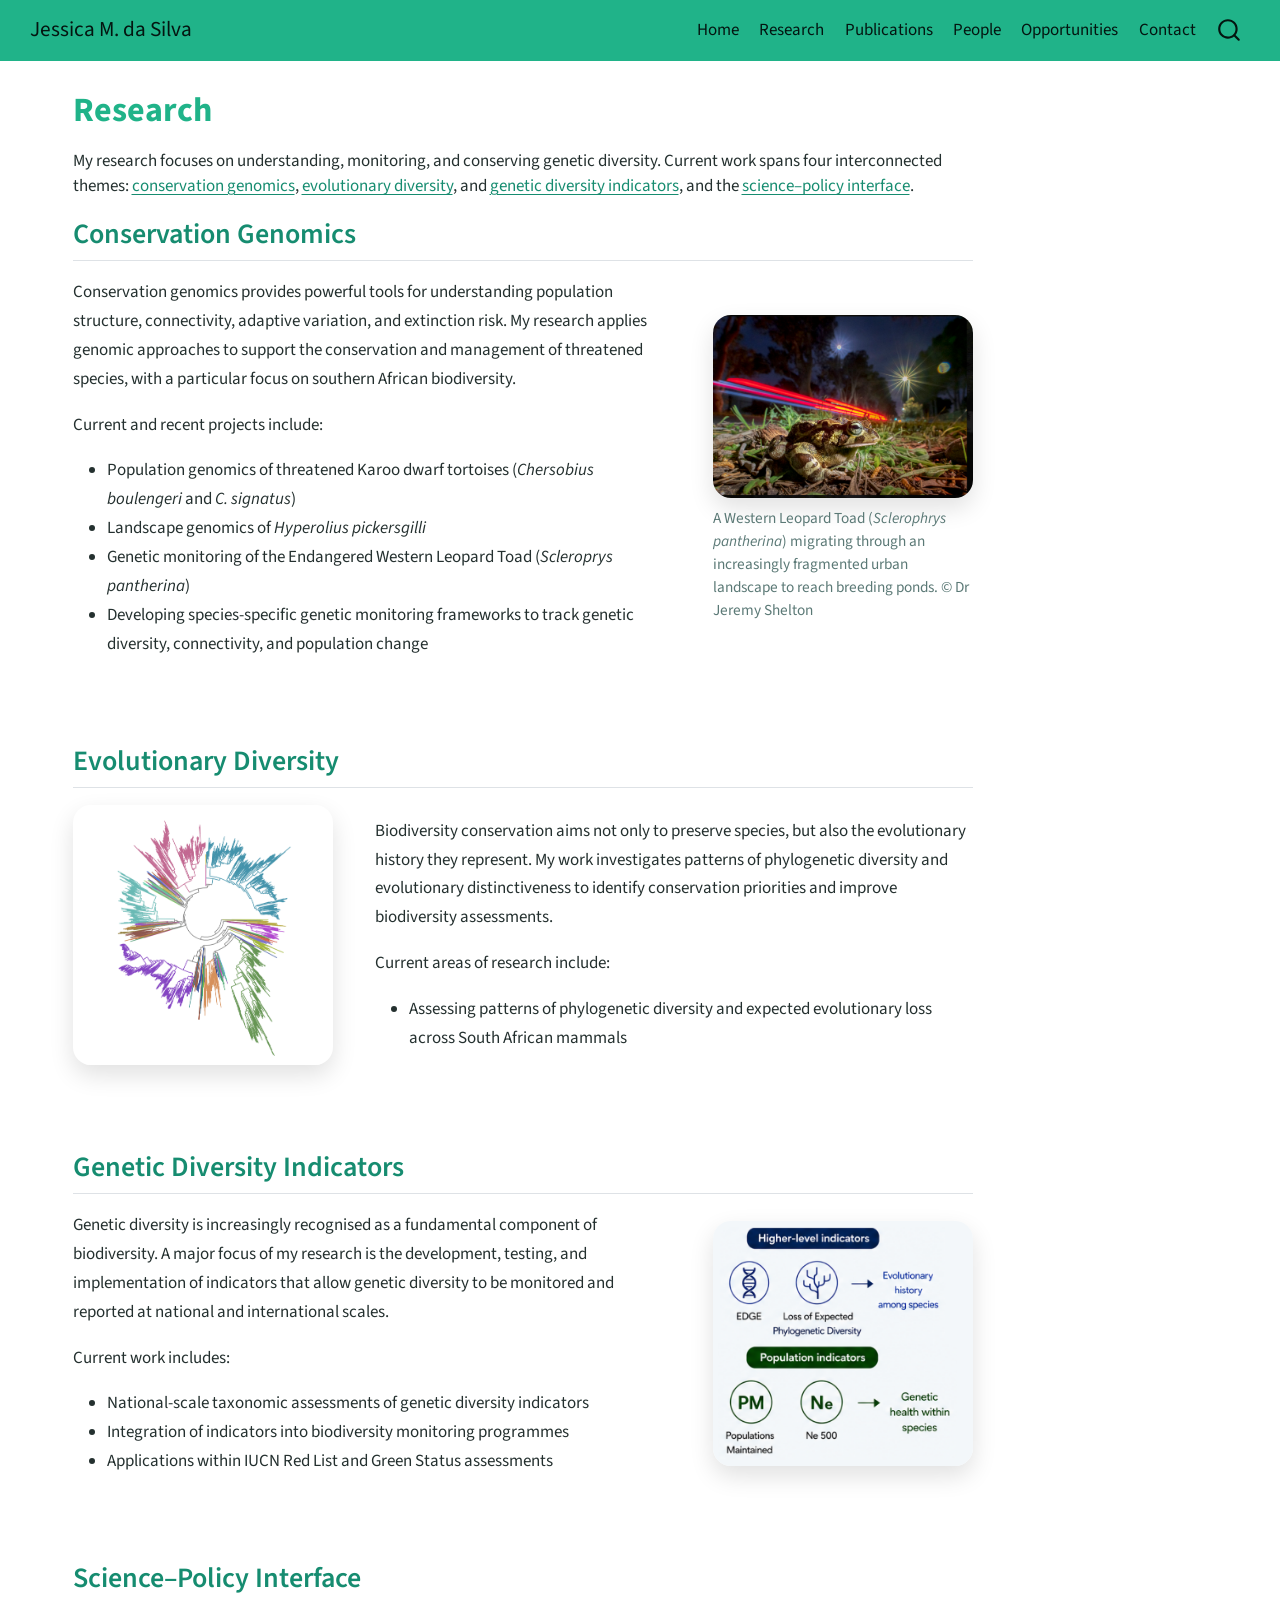
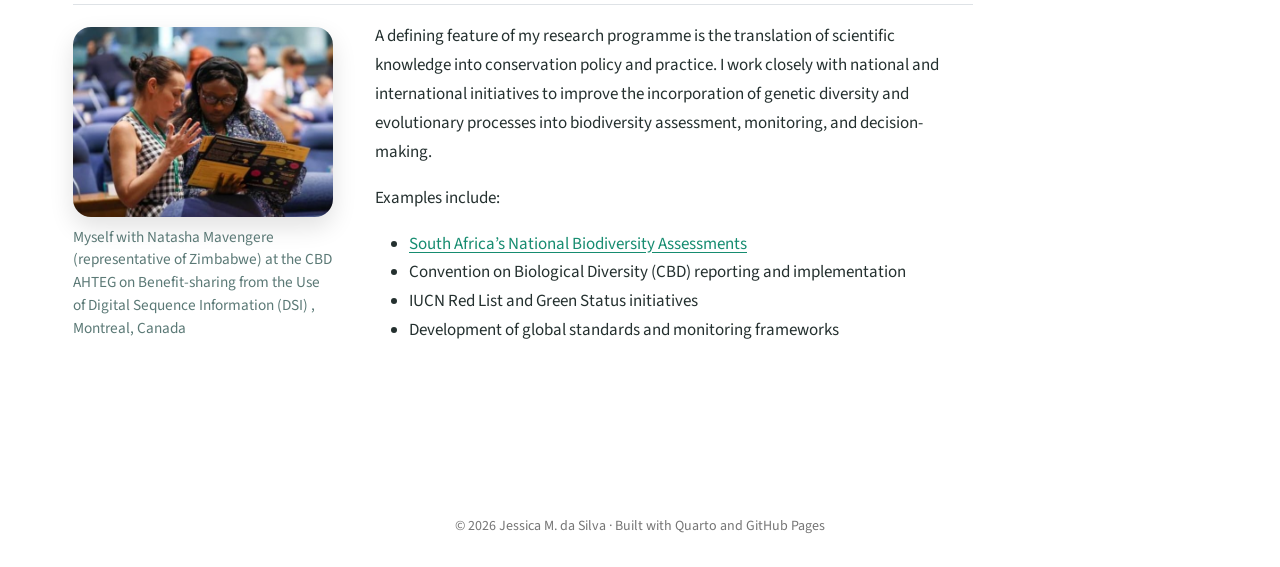
<file: docs/research.html>
<!DOCTYPE html>
<html xmlns="http://www.w3.org/1999/xhtml" lang="en" xml:lang="en"><head>

<meta charset="utf-8">
<meta name="generator" content="quarto-1.5.57">

<meta name="viewport" content="width=device-width, initial-scale=1.0, user-scalable=yes">


<title>Research – Jessica M. da Silva</title>
<style>
code{white-space: pre-wrap;}
span.smallcaps{font-variant: small-caps;}
div.columns{display: flex; gap: min(4vw, 1.5em);}
div.column{flex: auto; overflow-x: auto;}
div.hanging-indent{margin-left: 1.5em; text-indent: -1.5em;}
ul.task-list{list-style: none;}
ul.task-list li input[type="checkbox"] {
  width: 0.8em;
  margin: 0 0.8em 0.2em -1em; /* quarto-specific, see https://github.com/quarto-dev/quarto-cli/issues/4556 */ 
  vertical-align: middle;
}
</style>


<script src="site_libs/quarto-nav/quarto-nav.js"></script>
<script src="site_libs/quarto-nav/headroom.min.js"></script>
<script src="site_libs/clipboard/clipboard.min.js"></script>
<script src="site_libs/quarto-search/autocomplete.umd.js"></script>
<script src="site_libs/quarto-search/fuse.min.js"></script>
<script src="site_libs/quarto-search/quarto-search.js"></script>
<meta name="quarto:offset" content="./">
<script src="site_libs/quarto-html/quarto.js"></script>
<script src="site_libs/quarto-html/popper.min.js"></script>
<script src="site_libs/quarto-html/tippy.umd.min.js"></script>
<script src="site_libs/quarto-html/anchor.min.js"></script>
<link href="site_libs/quarto-html/tippy.css" rel="stylesheet">
<link href="site_libs/quarto-html/quarto-syntax-highlighting.css" rel="stylesheet" id="quarto-text-highlighting-styles">
<script src="site_libs/bootstrap/bootstrap.min.js"></script>
<link href="site_libs/bootstrap/bootstrap-icons.css" rel="stylesheet">
<link href="site_libs/bootstrap/bootstrap.min.css" rel="stylesheet" id="quarto-bootstrap" data-mode="light">
<script id="quarto-search-options" type="application/json">{
  "location": "navbar",
  "copy-button": false,
  "collapse-after": 3,
  "panel-placement": "end",
  "type": "overlay",
  "limit": 50,
  "keyboard-shortcut": [
    "f",
    "/",
    "s"
  ],
  "show-item-context": false,
  "language": {
    "search-no-results-text": "No results",
    "search-matching-documents-text": "matching documents",
    "search-copy-link-title": "Copy link to search",
    "search-hide-matches-text": "Hide additional matches",
    "search-more-match-text": "more match in this document",
    "search-more-matches-text": "more matches in this document",
    "search-clear-button-title": "Clear",
    "search-text-placeholder": "",
    "search-detached-cancel-button-title": "Cancel",
    "search-submit-button-title": "Submit",
    "search-label": "Search"
  }
}</script>
<meta name="google-site-verification" content="EVWSVHSD6WuP88xZl-ilEXNuiO2-OHlYOPzbSMMLSSg">


</head>

<body class="nav-fixed">

<div id="quarto-search-results"></div>
  <header id="quarto-header" class="headroom fixed-top">
    <nav class="navbar navbar-expand-lg " data-bs-theme="dark">
      <div class="navbar-container container-fluid">
      <div class="navbar-brand-container mx-auto">
    <a class="navbar-brand" href="./index.html">
    <span class="navbar-title">Jessica M. da Silva</span>
    </a>
  </div>
            <div id="quarto-search" class="" title="Search"></div>
          <button class="navbar-toggler" type="button" data-bs-toggle="collapse" data-bs-target="#navbarCollapse" aria-controls="navbarCollapse" role="menu" aria-expanded="false" aria-label="Toggle navigation" onclick="if (window.quartoToggleHeadroom) { window.quartoToggleHeadroom(); }">
  <span class="navbar-toggler-icon"></span>
</button>
          <div class="collapse navbar-collapse" id="navbarCollapse">
            <ul class="navbar-nav navbar-nav-scroll ms-auto">
  <li class="nav-item">
    <a class="nav-link" href="./index.html"> 
<span class="menu-text">Home</span></a>
  </li>  
  <li class="nav-item">
    <a class="nav-link active" href="./research.html" aria-current="page"> 
<span class="menu-text">Research</span></a>
  </li>  
  <li class="nav-item">
    <a class="nav-link" href="./publications.html"> 
<span class="menu-text">Publications</span></a>
  </li>  
  <li class="nav-item">
    <a class="nav-link" href="./team.html"> 
<span class="menu-text">People</span></a>
  </li>  
  <li class="nav-item">
    <a class="nav-link" href="./opportunities.html"> 
<span class="menu-text">Opportunities</span></a>
  </li>  
  <li class="nav-item">
    <a class="nav-link" href="./contact.html"> 
<span class="menu-text">Contact</span></a>
  </li>  
</ul>
          </div> <!-- /navcollapse -->
            <div class="quarto-navbar-tools">
</div>
      </div> <!-- /container-fluid -->
    </nav>
</header>
<!-- content -->
<div id="quarto-content" class="quarto-container page-columns page-rows-contents page-layout-full page-navbar">
<!-- sidebar -->
<!-- margin-sidebar -->
    
<!-- main -->
<main class="content column-page" id="quarto-document-content">

<header id="title-block-header" class="quarto-title-block default">
<div class="quarto-title">
<h1 class="title">Research</h1>
</div>



<div class="quarto-title-meta column-page">

    
  
    
  </div>
  


</header>


<p>My research focuses on understanding, monitoring, and conserving genetic diversity. Current work spans four interconnected themes: <a href="#conservation-genomics">conservation genomics</a>, <a href="#evolutionary-diversity">evolutionary diversity</a>, and <a href="#genetic-diversity-indicators">genetic diversity indicators</a>, and the <a href="#sciencepolicy-interface">science–policy interface</a>.</p>
<section id="conservation-genomics" class="level2">
<h2 class="anchored" data-anchor-id="conservation-genomics">Conservation Genomics</h2>
<div class="research-row">
<div class="research-text">
<p>Conservation genomics provides powerful tools for understanding population structure, connectivity, adaptive variation, and extinction risk. My research applies genomic approaches to support the conservation and management of threatened species, with a particular focus on southern African biodiversity.</p>
<p>Current and recent projects include:</p>
<ul>
<li>Population genomics of threatened Karoo dwarf tortoises (<em>Chersobius boulengeri</em> and <em>C. signatus</em>)</li>
<li>Landscape genomics of <em>Hyperolius pickersgilli</em></li>
<li>Genetic monitoring of the Endangered Western Leopard Toad (<em>Scleroprys pantherina</em>)</li>
<li>Developing species-specific genetic monitoring frameworks to track genetic diversity, connectivity, and population change</li>
</ul>
</div>
<div class="research-image">
<div class="quarto-figure quarto-figure-center">
<figure class="figure">
<p><img src="images/wlt.png" class="img-fluid figure-img"></p>
<figcaption>A Western Leopard Toad (<em>Sclerophrys pantherina</em>) migrating through an increasingly fragmented urban landscape to reach breeding ponds. © Dr Jeremy Shelton</figcaption>
</figure>
</div>
</div>
</div>
</section>
<section id="evolutionary-diversity" class="level2">
<h2 class="anchored" data-anchor-id="evolutionary-diversity">Evolutionary Diversity</h2>
<div class="research-row image-left">
<div class="research-image">
<p><img src="images/evolution.png" class="img-fluid"></p>
</div>
<div class="research-text">
<p>Biodiversity conservation aims not only to preserve species, but also the evolutionary history they represent. My work investigates patterns of phylogenetic diversity and evolutionary distinctiveness to identify conservation priorities and improve biodiversity assessments.</p>
<p>Current areas of research include:</p>
<ul>
<li>Assessing patterns of phylogenetic diversity and expected evolutionary loss across South African mammals</li>
</ul>
</div>
</div>
</section>
<section id="genetic-diversity-indicators" class="level2">
<h2 class="anchored" data-anchor-id="genetic-diversity-indicators">Genetic Diversity Indicators</h2>
<div class="research-row">
<div class="research-text">
<p>Genetic diversity is increasingly recognised as a fundamental component of biodiversity. A major focus of my research is the development, testing, and implementation of indicators that allow genetic diversity to be monitored and reported at national and international scales.</p>
<p>Current work includes:</p>
<ul>
<li>National-scale taxonomic assessments of genetic diversity indicators</li>
<li>Integration of indicators into biodiversity monitoring programmes</li>
<li>Applications within IUCN Red List and Green Status assessments</li>
</ul>
</div>
<div class="research-image">
<p><img src="images/indicators.png" class="img-fluid"></p>
</div>
</div>
</section>
<section id="sciencepolicy-interface" class="level2">
<h2 class="anchored" data-anchor-id="sciencepolicy-interface">Science–Policy Interface</h2>
<div class="research-row image-left">
<div class="research-image">
<div class="quarto-figure quarto-figure-center">
<figure class="figure">
<p><img src="images/ahteg.png" class="img-fluid figure-img"></p>
<figcaption>Myself with Natasha Mavengere (representative of Zimbabwe) at the CBD AHTEG on Benefit-sharing from the Use of Digital Sequence Information (DSI) , Montreal, Canada</figcaption>
</figure>
</div>
</div>
<div class="research-text">
<p>A defining feature of my research programme is the translation of scientific knowledge into conservation policy and practice. I work closely with national and international initiatives to improve the incorporation of genetic diversity and evolutionary processes into biodiversity assessment, monitoring, and decision-making.</p>
<p>Examples include:</p>
<ul>
<li><a href="https://nba.sanbi.org.za/">South Africa’s National Biodiversity Assessments</a></li>
<li>Convention on Biological Diversity (CBD) reporting and implementation</li>
<li>IUCN Red List and Green Status initiatives</li>
<li>Development of global standards and monitoring frameworks</li>
</ul>
</div>
</div>


</section>

</main> <!-- /main -->
<script id="quarto-html-after-body" type="application/javascript">
window.document.addEventListener("DOMContentLoaded", function (event) {
  const toggleBodyColorMode = (bsSheetEl) => {
    const mode = bsSheetEl.getAttribute("data-mode");
    const bodyEl = window.document.querySelector("body");
    if (mode === "dark") {
      bodyEl.classList.add("quarto-dark");
      bodyEl.classList.remove("quarto-light");
    } else {
      bodyEl.classList.add("quarto-light");
      bodyEl.classList.remove("quarto-dark");
    }
  }
  const toggleBodyColorPrimary = () => {
    const bsSheetEl = window.document.querySelector("link#quarto-bootstrap");
    if (bsSheetEl) {
      toggleBodyColorMode(bsSheetEl);
    }
  }
  toggleBodyColorPrimary();  
  const icon = "";
  const anchorJS = new window.AnchorJS();
  anchorJS.options = {
    placement: 'right',
    icon: icon
  };
  anchorJS.add('.anchored');
  const isCodeAnnotation = (el) => {
    for (const clz of el.classList) {
      if (clz.startsWith('code-annotation-')) {                     
        return true;
      }
    }
    return false;
  }
  const onCopySuccess = function(e) {
    // button target
    const button = e.trigger;
    // don't keep focus
    button.blur();
    // flash "checked"
    button.classList.add('code-copy-button-checked');
    var currentTitle = button.getAttribute("title");
    button.setAttribute("title", "Copied!");
    let tooltip;
    if (window.bootstrap) {
      button.setAttribute("data-bs-toggle", "tooltip");
      button.setAttribute("data-bs-placement", "left");
      button.setAttribute("data-bs-title", "Copied!");
      tooltip = new bootstrap.Tooltip(button, 
        { trigger: "manual", 
          customClass: "code-copy-button-tooltip",
          offset: [0, -8]});
      tooltip.show();    
    }
    setTimeout(function() {
      if (tooltip) {
        tooltip.hide();
        button.removeAttribute("data-bs-title");
        button.removeAttribute("data-bs-toggle");
        button.removeAttribute("data-bs-placement");
      }
      button.setAttribute("title", currentTitle);
      button.classList.remove('code-copy-button-checked');
    }, 1000);
    // clear code selection
    e.clearSelection();
  }
  const getTextToCopy = function(trigger) {
      const codeEl = trigger.previousElementSibling.cloneNode(true);
      for (const childEl of codeEl.children) {
        if (isCodeAnnotation(childEl)) {
          childEl.remove();
        }
      }
      return codeEl.innerText;
  }
  const clipboard = new window.ClipboardJS('.code-copy-button:not([data-in-quarto-modal])', {
    text: getTextToCopy
  });
  clipboard.on('success', onCopySuccess);
  if (window.document.getElementById('quarto-embedded-source-code-modal')) {
    // For code content inside modals, clipBoardJS needs to be initialized with a container option
    // TODO: Check when it could be a function (https://github.com/zenorocha/clipboard.js/issues/860)
    const clipboardModal = new window.ClipboardJS('.code-copy-button[data-in-quarto-modal]', {
      text: getTextToCopy,
      container: window.document.getElementById('quarto-embedded-source-code-modal')
    });
    clipboardModal.on('success', onCopySuccess);
  }
    var localhostRegex = new RegExp(/^(?:http|https):\/\/localhost\:?[0-9]*\//);
    var mailtoRegex = new RegExp(/^mailto:/);
      var filterRegex = new RegExp("https:\/\/jessmds\.github\.io\/");
    var isInternal = (href) => {
        return filterRegex.test(href) || localhostRegex.test(href) || mailtoRegex.test(href);
    }
    // Inspect non-navigation links and adorn them if external
 	var links = window.document.querySelectorAll('a[href]:not(.nav-link):not(.navbar-brand):not(.toc-action):not(.sidebar-link):not(.sidebar-item-toggle):not(.pagination-link):not(.no-external):not([aria-hidden]):not(.dropdown-item):not(.quarto-navigation-tool):not(.about-link)');
    for (var i=0; i<links.length; i++) {
      const link = links[i];
      if (!isInternal(link.href)) {
        // undo the damage that might have been done by quarto-nav.js in the case of
        // links that we want to consider external
        if (link.dataset.originalHref !== undefined) {
          link.href = link.dataset.originalHref;
        }
          // target, if specified
          link.setAttribute("target", "_blank");
          if (link.getAttribute("rel") === null) {
            link.setAttribute("rel", "noopener");
          }
      }
    }
  function tippyHover(el, contentFn, onTriggerFn, onUntriggerFn) {
    const config = {
      allowHTML: true,
      maxWidth: 500,
      delay: 100,
      arrow: false,
      appendTo: function(el) {
          return el.parentElement;
      },
      interactive: true,
      interactiveBorder: 10,
      theme: 'quarto',
      placement: 'bottom-start',
    };
    if (contentFn) {
      config.content = contentFn;
    }
    if (onTriggerFn) {
      config.onTrigger = onTriggerFn;
    }
    if (onUntriggerFn) {
      config.onUntrigger = onUntriggerFn;
    }
    window.tippy(el, config); 
  }
  const noterefs = window.document.querySelectorAll('a[role="doc-noteref"]');
  for (var i=0; i<noterefs.length; i++) {
    const ref = noterefs[i];
    tippyHover(ref, function() {
      // use id or data attribute instead here
      let href = ref.getAttribute('data-footnote-href') || ref.getAttribute('href');
      try { href = new URL(href).hash; } catch {}
      const id = href.replace(/^#\/?/, "");
      const note = window.document.getElementById(id);
      if (note) {
        return note.innerHTML;
      } else {
        return "";
      }
    });
  }
  const xrefs = window.document.querySelectorAll('a.quarto-xref');
  const processXRef = (id, note) => {
    // Strip column container classes
    const stripColumnClz = (el) => {
      el.classList.remove("page-full", "page-columns");
      if (el.children) {
        for (const child of el.children) {
          stripColumnClz(child);
        }
      }
    }
    stripColumnClz(note)
    if (id === null || id.startsWith('sec-')) {
      // Special case sections, only their first couple elements
      const container = document.createElement("div");
      if (note.children && note.children.length > 2) {
        container.appendChild(note.children[0].cloneNode(true));
        for (let i = 1; i < note.children.length; i++) {
          const child = note.children[i];
          if (child.tagName === "P" && child.innerText === "") {
            continue;
          } else {
            container.appendChild(child.cloneNode(true));
            break;
          }
        }
        if (window.Quarto?.typesetMath) {
          window.Quarto.typesetMath(container);
        }
        return container.innerHTML
      } else {
        if (window.Quarto?.typesetMath) {
          window.Quarto.typesetMath(note);
        }
        return note.innerHTML;
      }
    } else {
      // Remove any anchor links if they are present
      const anchorLink = note.querySelector('a.anchorjs-link');
      if (anchorLink) {
        anchorLink.remove();
      }
      if (window.Quarto?.typesetMath) {
        window.Quarto.typesetMath(note);
      }
      // TODO in 1.5, we should make sure this works without a callout special case
      if (note.classList.contains("callout")) {
        return note.outerHTML;
      } else {
        return note.innerHTML;
      }
    }
  }
  for (var i=0; i<xrefs.length; i++) {
    const xref = xrefs[i];
    tippyHover(xref, undefined, function(instance) {
      instance.disable();
      let url = xref.getAttribute('href');
      let hash = undefined; 
      if (url.startsWith('#')) {
        hash = url;
      } else {
        try { hash = new URL(url).hash; } catch {}
      }
      if (hash) {
        const id = hash.replace(/^#\/?/, "");
        const note = window.document.getElementById(id);
        if (note !== null) {
          try {
            const html = processXRef(id, note.cloneNode(true));
            instance.setContent(html);
          } finally {
            instance.enable();
            instance.show();
          }
        } else {
          // See if we can fetch this
          fetch(url.split('#')[0])
          .then(res => res.text())
          .then(html => {
            const parser = new DOMParser();
            const htmlDoc = parser.parseFromString(html, "text/html");
            const note = htmlDoc.getElementById(id);
            if (note !== null) {
              const html = processXRef(id, note);
              instance.setContent(html);
            } 
          }).finally(() => {
            instance.enable();
            instance.show();
          });
        }
      } else {
        // See if we can fetch a full url (with no hash to target)
        // This is a special case and we should probably do some content thinning / targeting
        fetch(url)
        .then(res => res.text())
        .then(html => {
          const parser = new DOMParser();
          const htmlDoc = parser.parseFromString(html, "text/html");
          const note = htmlDoc.querySelector('main.content');
          if (note !== null) {
            // This should only happen for chapter cross references
            // (since there is no id in the URL)
            // remove the first header
            if (note.children.length > 0 && note.children[0].tagName === "HEADER") {
              note.children[0].remove();
            }
            const html = processXRef(null, note);
            instance.setContent(html);
          } 
        }).finally(() => {
          instance.enable();
          instance.show();
        });
      }
    }, function(instance) {
    });
  }
      let selectedAnnoteEl;
      const selectorForAnnotation = ( cell, annotation) => {
        let cellAttr = 'data-code-cell="' + cell + '"';
        let lineAttr = 'data-code-annotation="' +  annotation + '"';
        const selector = 'span[' + cellAttr + '][' + lineAttr + ']';
        return selector;
      }
      const selectCodeLines = (annoteEl) => {
        const doc = window.document;
        const targetCell = annoteEl.getAttribute("data-target-cell");
        const targetAnnotation = annoteEl.getAttribute("data-target-annotation");
        const annoteSpan = window.document.querySelector(selectorForAnnotation(targetCell, targetAnnotation));
        const lines = annoteSpan.getAttribute("data-code-lines").split(",");
        const lineIds = lines.map((line) => {
          return targetCell + "-" + line;
        })
        let top = null;
        let height = null;
        let parent = null;
        if (lineIds.length > 0) {
            //compute the position of the single el (top and bottom and make a div)
            const el = window.document.getElementById(lineIds[0]);
            top = el.offsetTop;
            height = el.offsetHeight;
            parent = el.parentElement.parentElement;
          if (lineIds.length > 1) {
            const lastEl = window.document.getElementById(lineIds[lineIds.length - 1]);
            const bottom = lastEl.offsetTop + lastEl.offsetHeight;
            height = bottom - top;
          }
          if (top !== null && height !== null && parent !== null) {
            // cook up a div (if necessary) and position it 
            let div = window.document.getElementById("code-annotation-line-highlight");
            if (div === null) {
              div = window.document.createElement("div");
              div.setAttribute("id", "code-annotation-line-highlight");
              div.style.position = 'absolute';
              parent.appendChild(div);
            }
            div.style.top = top - 2 + "px";
            div.style.height = height + 4 + "px";
            div.style.left = 0;
            let gutterDiv = window.document.getElementById("code-annotation-line-highlight-gutter");
            if (gutterDiv === null) {
              gutterDiv = window.document.createElement("div");
              gutterDiv.setAttribute("id", "code-annotation-line-highlight-gutter");
              gutterDiv.style.position = 'absolute';
              const codeCell = window.document.getElementById(targetCell);
              const gutter = codeCell.querySelector('.code-annotation-gutter');
              gutter.appendChild(gutterDiv);
            }
            gutterDiv.style.top = top - 2 + "px";
            gutterDiv.style.height = height + 4 + "px";
          }
          selectedAnnoteEl = annoteEl;
        }
      };
      const unselectCodeLines = () => {
        const elementsIds = ["code-annotation-line-highlight", "code-annotation-line-highlight-gutter"];
        elementsIds.forEach((elId) => {
          const div = window.document.getElementById(elId);
          if (div) {
            div.remove();
          }
        });
        selectedAnnoteEl = undefined;
      };
        // Handle positioning of the toggle
    window.addEventListener(
      "resize",
      throttle(() => {
        elRect = undefined;
        if (selectedAnnoteEl) {
          selectCodeLines(selectedAnnoteEl);
        }
      }, 10)
    );
    function throttle(fn, ms) {
    let throttle = false;
    let timer;
      return (...args) => {
        if(!throttle) { // first call gets through
            fn.apply(this, args);
            throttle = true;
        } else { // all the others get throttled
            if(timer) clearTimeout(timer); // cancel #2
            timer = setTimeout(() => {
              fn.apply(this, args);
              timer = throttle = false;
            }, ms);
        }
      };
    }
      // Attach click handler to the DT
      const annoteDls = window.document.querySelectorAll('dt[data-target-cell]');
      for (const annoteDlNode of annoteDls) {
        annoteDlNode.addEventListener('click', (event) => {
          const clickedEl = event.target;
          if (clickedEl !== selectedAnnoteEl) {
            unselectCodeLines();
            const activeEl = window.document.querySelector('dt[data-target-cell].code-annotation-active');
            if (activeEl) {
              activeEl.classList.remove('code-annotation-active');
            }
            selectCodeLines(clickedEl);
            clickedEl.classList.add('code-annotation-active');
          } else {
            // Unselect the line
            unselectCodeLines();
            clickedEl.classList.remove('code-annotation-active');
          }
        });
      }
  const findCites = (el) => {
    const parentEl = el.parentElement;
    if (parentEl) {
      const cites = parentEl.dataset.cites;
      if (cites) {
        return {
          el,
          cites: cites.split(' ')
        };
      } else {
        return findCites(el.parentElement)
      }
    } else {
      return undefined;
    }
  };
  var bibliorefs = window.document.querySelectorAll('a[role="doc-biblioref"]');
  for (var i=0; i<bibliorefs.length; i++) {
    const ref = bibliorefs[i];
    const citeInfo = findCites(ref);
    if (citeInfo) {
      tippyHover(citeInfo.el, function() {
        var popup = window.document.createElement('div');
        citeInfo.cites.forEach(function(cite) {
          var citeDiv = window.document.createElement('div');
          citeDiv.classList.add('hanging-indent');
          citeDiv.classList.add('csl-entry');
          var biblioDiv = window.document.getElementById('ref-' + cite);
          if (biblioDiv) {
            citeDiv.innerHTML = biblioDiv.innerHTML;
          }
          popup.appendChild(citeDiv);
        });
        return popup.innerHTML;
      });
    }
  }
});
</script>
</div> <!-- /content -->
<footer class="footer">
  <div class="nav-footer">
    <div class="nav-footer-left">
      &nbsp;
    </div>   
    <div class="nav-footer-center">
<p>© 2026 Jessica M. da Silva · Built with Quarto and GitHub Pages</p>
</div>
    <div class="nav-footer-right">
      &nbsp;
    </div>
  </div>
</footer>




</body></html>
</file>
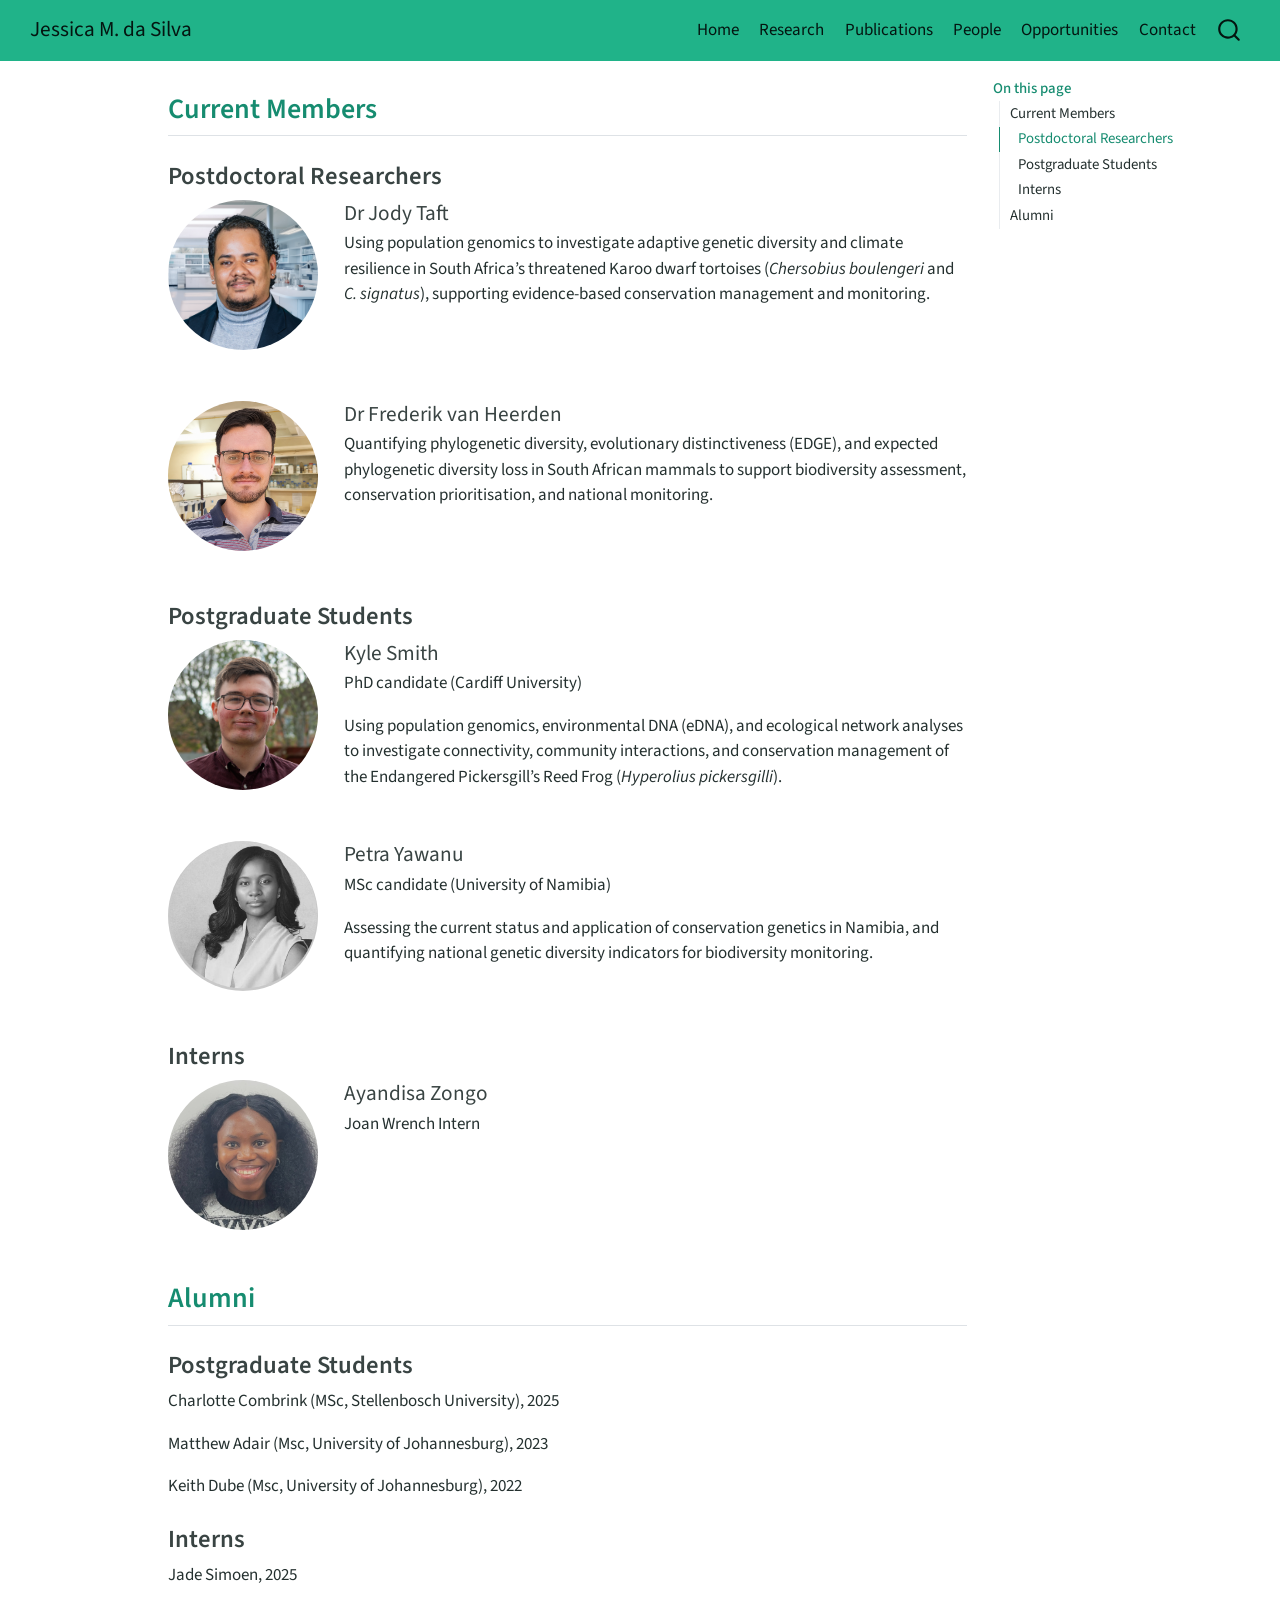
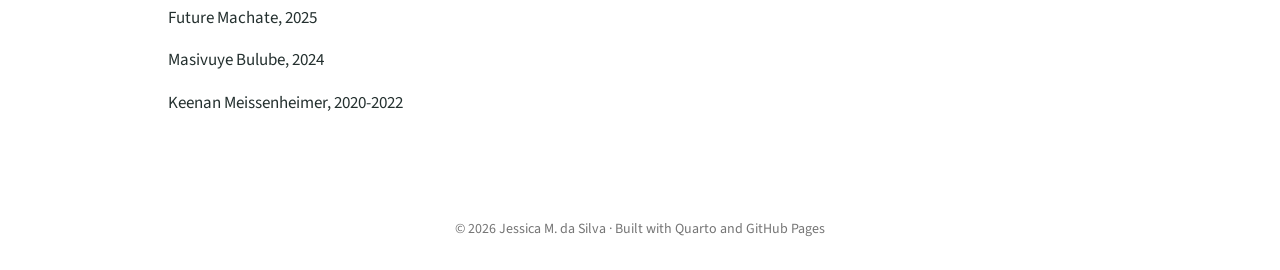
<file: docs/team.html>
<!DOCTYPE html>
<html xmlns="http://www.w3.org/1999/xhtml" lang="en" xml:lang="en"><head>

<meta charset="utf-8">
<meta name="generator" content="quarto-1.5.57">

<meta name="viewport" content="width=device-width, initial-scale=1.0, user-scalable=yes">


<title>team – Jessica M. da Silva</title>
<style>
code{white-space: pre-wrap;}
span.smallcaps{font-variant: small-caps;}
div.columns{display: flex; gap: min(4vw, 1.5em);}
div.column{flex: auto; overflow-x: auto;}
div.hanging-indent{margin-left: 1.5em; text-indent: -1.5em;}
ul.task-list{list-style: none;}
ul.task-list li input[type="checkbox"] {
  width: 0.8em;
  margin: 0 0.8em 0.2em -1em; /* quarto-specific, see https://github.com/quarto-dev/quarto-cli/issues/4556 */ 
  vertical-align: middle;
}
</style>


<script src="site_libs/quarto-nav/quarto-nav.js"></script>
<script src="site_libs/quarto-nav/headroom.min.js"></script>
<script src="site_libs/clipboard/clipboard.min.js"></script>
<script src="site_libs/quarto-search/autocomplete.umd.js"></script>
<script src="site_libs/quarto-search/fuse.min.js"></script>
<script src="site_libs/quarto-search/quarto-search.js"></script>
<meta name="quarto:offset" content="./">
<script src="site_libs/quarto-html/quarto.js"></script>
<script src="site_libs/quarto-html/popper.min.js"></script>
<script src="site_libs/quarto-html/tippy.umd.min.js"></script>
<script src="site_libs/quarto-html/anchor.min.js"></script>
<link href="site_libs/quarto-html/tippy.css" rel="stylesheet">
<link href="site_libs/quarto-html/quarto-syntax-highlighting.css" rel="stylesheet" id="quarto-text-highlighting-styles">
<script src="site_libs/bootstrap/bootstrap.min.js"></script>
<link href="site_libs/bootstrap/bootstrap-icons.css" rel="stylesheet">
<link href="site_libs/bootstrap/bootstrap.min.css" rel="stylesheet" id="quarto-bootstrap" data-mode="light">
<script id="quarto-search-options" type="application/json">{
  "location": "navbar",
  "copy-button": false,
  "collapse-after": 3,
  "panel-placement": "end",
  "type": "overlay",
  "limit": 50,
  "keyboard-shortcut": [
    "f",
    "/",
    "s"
  ],
  "show-item-context": false,
  "language": {
    "search-no-results-text": "No results",
    "search-matching-documents-text": "matching documents",
    "search-copy-link-title": "Copy link to search",
    "search-hide-matches-text": "Hide additional matches",
    "search-more-match-text": "more match in this document",
    "search-more-matches-text": "more matches in this document",
    "search-clear-button-title": "Clear",
    "search-text-placeholder": "",
    "search-detached-cancel-button-title": "Cancel",
    "search-submit-button-title": "Submit",
    "search-label": "Search"
  }
}</script>
<meta name="google-site-verification" content="EVWSVHSD6WuP88xZl-ilEXNuiO2-OHlYOPzbSMMLSSg">


</head>

<body class="nav-fixed">

<div id="quarto-search-results"></div>
  <header id="quarto-header" class="headroom fixed-top">
    <nav class="navbar navbar-expand-lg " data-bs-theme="dark">
      <div class="navbar-container container-fluid">
      <div class="navbar-brand-container mx-auto">
    <a class="navbar-brand" href="./index.html">
    <span class="navbar-title">Jessica M. da Silva</span>
    </a>
  </div>
            <div id="quarto-search" class="" title="Search"></div>
          <button class="navbar-toggler" type="button" data-bs-toggle="collapse" data-bs-target="#navbarCollapse" aria-controls="navbarCollapse" role="menu" aria-expanded="false" aria-label="Toggle navigation" onclick="if (window.quartoToggleHeadroom) { window.quartoToggleHeadroom(); }">
  <span class="navbar-toggler-icon"></span>
</button>
          <div class="collapse navbar-collapse" id="navbarCollapse">
            <ul class="navbar-nav navbar-nav-scroll ms-auto">
  <li class="nav-item">
    <a class="nav-link" href="./index.html"> 
<span class="menu-text">Home</span></a>
  </li>  
  <li class="nav-item">
    <a class="nav-link" href="./research.html"> 
<span class="menu-text">Research</span></a>
  </li>  
  <li class="nav-item">
    <a class="nav-link" href="./publications.html"> 
<span class="menu-text">Publications</span></a>
  </li>  
  <li class="nav-item">
    <a class="nav-link active" href="./team.html" aria-current="page"> 
<span class="menu-text">People</span></a>
  </li>  
  <li class="nav-item">
    <a class="nav-link" href="./opportunities.html"> 
<span class="menu-text">Opportunities</span></a>
  </li>  
  <li class="nav-item">
    <a class="nav-link" href="./contact.html"> 
<span class="menu-text">Contact</span></a>
  </li>  
</ul>
          </div> <!-- /navcollapse -->
            <div class="quarto-navbar-tools">
</div>
      </div> <!-- /container-fluid -->
    </nav>
</header>
<!-- content -->
<div id="quarto-content" class="quarto-container page-columns page-rows-contents page-layout-article page-navbar">
<!-- sidebar -->
<!-- margin-sidebar -->
    <div id="quarto-margin-sidebar" class="sidebar margin-sidebar">
        <nav id="TOC" role="doc-toc" class="toc-active">
    <h2 id="toc-title">On this page</h2>
   
  <ul>
  <li><a href="#current-members" id="toc-current-members" class="nav-link active" data-scroll-target="#current-members">Current Members</a>
  <ul class="collapse">
  <li><a href="#postdoctoral-researchers" id="toc-postdoctoral-researchers" class="nav-link" data-scroll-target="#postdoctoral-researchers">Postdoctoral Researchers</a></li>
  <li><a href="#postgraduate-students" id="toc-postgraduate-students" class="nav-link" data-scroll-target="#postgraduate-students">Postgraduate Students</a></li>
  <li><a href="#interns" id="toc-interns" class="nav-link" data-scroll-target="#interns">Interns</a></li>
  </ul></li>
  <li><a href="#alumni" id="toc-alumni" class="nav-link" data-scroll-target="#alumni">Alumni</a>
  <ul class="collapse">
  <li><a href="#postgraduate-students-1" id="toc-postgraduate-students-1" class="nav-link" data-scroll-target="#postgraduate-students-1">Postgraduate Students</a></li>
  <li><a href="#interns-1" id="toc-interns-1" class="nav-link" data-scroll-target="#interns-1">Interns</a></li>
  </ul></li>
  </ul>
</nav>
    </div>
<!-- main -->
<main class="content" id="quarto-document-content">




<section id="current-members" class="level2">
<h2 class="anchored" data-anchor-id="current-members">Current Members</h2>
<section id="postdoctoral-researchers" class="level3">
<h3 class="anchored" data-anchor-id="postdoctoral-researchers">Postdoctoral Researchers</h3>
<div class="team-member">
<p><img src="images/jody.png" class="team-photo" width="150" height="150"></p>
<section id="dr-jody-taft" class="level4 team-info">
<h4 class="anchored" data-anchor-id="dr-jody-taft">Dr Jody Taft</h4>
<p>Using population genomics to investigate adaptive genetic diversity and climate resilience in South Africa’s threatened Karoo dwarf tortoises (<em>Chersobius boulengeri</em> and <em>C. signatus</em>), supporting evidence-based conservation management and monitoring.</p>
</section>
</div>
<div class="team-member">
<p><img src="images/frederik.png" class="team-photo" width="150" height="150"></p>
<section id="dr-frederik-van-heerden" class="level4 team-info">
<h4 class="anchored" data-anchor-id="dr-frederik-van-heerden">Dr Frederik van Heerden</h4>
<p>Quantifying phylogenetic diversity, evolutionary distinctiveness (EDGE), and expected phylogenetic diversity loss in South African mammals to support biodiversity assessment, conservation prioritisation, and national monitoring.</p>
</section>
</div>
</section>
<section id="postgraduate-students" class="level3">
<h3 class="anchored" data-anchor-id="postgraduate-students">Postgraduate Students</h3>
<div class="team-member">
<p><img src="images/kyle.png" class="team-photo" width="150" height="150"></p>
<section id="kyle-smith" class="level4 team-info">
<h4 class="anchored" data-anchor-id="kyle-smith">Kyle Smith</h4>
<p>PhD candidate (Cardiff University)</p>
<p>Using population genomics, environmental DNA (eDNA), and ecological network analyses to investigate connectivity, community interactions, and conservation management of the Endangered Pickersgill’s Reed Frog (<em>Hyperolius pickersgilli</em>).</p>
</section>
</div>
<div class="team-member">
<p><img src="images/petra.png" class="team-photo" width="150" height="150"></p>
<section id="petra-yawanu" class="level4 team-info">
<h4 class="anchored" data-anchor-id="petra-yawanu">Petra Yawanu</h4>
<p>MSc candidate (University of Namibia)</p>
<p>Assessing the current status and application of conservation genetics in Namibia, and quantifying national genetic diversity indicators for biodiversity monitoring.</p>
</section>
</div>
</section>
<section id="interns" class="level3">
<h3 class="anchored" data-anchor-id="interns">Interns</h3>
<div class="team-member">
<p><img src="images/ayandisa.png" class="team-photo img-fluid"></p>
<section id="ayandisa-zongo" class="level4 team-info">
<h4 class="anchored" data-anchor-id="ayandisa-zongo">Ayandisa Zongo</h4>
<p>Joan Wrench Intern</p>
</section>
</div>
</section>
</section>
<section id="alumni" class="level2">
<h2 class="anchored" data-anchor-id="alumni">Alumni</h2>
<section id="postgraduate-students-1" class="level3">
<h3 class="anchored" data-anchor-id="postgraduate-students-1">Postgraduate Students</h3>
<p>Charlotte Combrink (MSc, Stellenbosch University), 2025</p>
<p>Matthew Adair (Msc, University of Johannesburg), 2023</p>
<p>Keith Dube (Msc, University of Johannesburg), 2022</p>
</section>
<section id="interns-1" class="level3">
<h3 class="anchored" data-anchor-id="interns-1">Interns</h3>
<p>Jade Simoen, 2025</p>
<p>Future Machate, 2025</p>
<p>Masivuye Bulube, 2024</p>
<p>Keenan Meissenheimer, 2020-2022</p>


</section>
</section>

</main> <!-- /main -->
<script id="quarto-html-after-body" type="application/javascript">
window.document.addEventListener("DOMContentLoaded", function (event) {
  const toggleBodyColorMode = (bsSheetEl) => {
    const mode = bsSheetEl.getAttribute("data-mode");
    const bodyEl = window.document.querySelector("body");
    if (mode === "dark") {
      bodyEl.classList.add("quarto-dark");
      bodyEl.classList.remove("quarto-light");
    } else {
      bodyEl.classList.add("quarto-light");
      bodyEl.classList.remove("quarto-dark");
    }
  }
  const toggleBodyColorPrimary = () => {
    const bsSheetEl = window.document.querySelector("link#quarto-bootstrap");
    if (bsSheetEl) {
      toggleBodyColorMode(bsSheetEl);
    }
  }
  toggleBodyColorPrimary();  
  const icon = "";
  const anchorJS = new window.AnchorJS();
  anchorJS.options = {
    placement: 'right',
    icon: icon
  };
  anchorJS.add('.anchored');
  const isCodeAnnotation = (el) => {
    for (const clz of el.classList) {
      if (clz.startsWith('code-annotation-')) {                     
        return true;
      }
    }
    return false;
  }
  const onCopySuccess = function(e) {
    // button target
    const button = e.trigger;
    // don't keep focus
    button.blur();
    // flash "checked"
    button.classList.add('code-copy-button-checked');
    var currentTitle = button.getAttribute("title");
    button.setAttribute("title", "Copied!");
    let tooltip;
    if (window.bootstrap) {
      button.setAttribute("data-bs-toggle", "tooltip");
      button.setAttribute("data-bs-placement", "left");
      button.setAttribute("data-bs-title", "Copied!");
      tooltip = new bootstrap.Tooltip(button, 
        { trigger: "manual", 
          customClass: "code-copy-button-tooltip",
          offset: [0, -8]});
      tooltip.show();    
    }
    setTimeout(function() {
      if (tooltip) {
        tooltip.hide();
        button.removeAttribute("data-bs-title");
        button.removeAttribute("data-bs-toggle");
        button.removeAttribute("data-bs-placement");
      }
      button.setAttribute("title", currentTitle);
      button.classList.remove('code-copy-button-checked');
    }, 1000);
    // clear code selection
    e.clearSelection();
  }
  const getTextToCopy = function(trigger) {
      const codeEl = trigger.previousElementSibling.cloneNode(true);
      for (const childEl of codeEl.children) {
        if (isCodeAnnotation(childEl)) {
          childEl.remove();
        }
      }
      return codeEl.innerText;
  }
  const clipboard = new window.ClipboardJS('.code-copy-button:not([data-in-quarto-modal])', {
    text: getTextToCopy
  });
  clipboard.on('success', onCopySuccess);
  if (window.document.getElementById('quarto-embedded-source-code-modal')) {
    // For code content inside modals, clipBoardJS needs to be initialized with a container option
    // TODO: Check when it could be a function (https://github.com/zenorocha/clipboard.js/issues/860)
    const clipboardModal = new window.ClipboardJS('.code-copy-button[data-in-quarto-modal]', {
      text: getTextToCopy,
      container: window.document.getElementById('quarto-embedded-source-code-modal')
    });
    clipboardModal.on('success', onCopySuccess);
  }
    var localhostRegex = new RegExp(/^(?:http|https):\/\/localhost\:?[0-9]*\//);
    var mailtoRegex = new RegExp(/^mailto:/);
      var filterRegex = new RegExp("https:\/\/jessmds\.github\.io\/");
    var isInternal = (href) => {
        return filterRegex.test(href) || localhostRegex.test(href) || mailtoRegex.test(href);
    }
    // Inspect non-navigation links and adorn them if external
 	var links = window.document.querySelectorAll('a[href]:not(.nav-link):not(.navbar-brand):not(.toc-action):not(.sidebar-link):not(.sidebar-item-toggle):not(.pagination-link):not(.no-external):not([aria-hidden]):not(.dropdown-item):not(.quarto-navigation-tool):not(.about-link)');
    for (var i=0; i<links.length; i++) {
      const link = links[i];
      if (!isInternal(link.href)) {
        // undo the damage that might have been done by quarto-nav.js in the case of
        // links that we want to consider external
        if (link.dataset.originalHref !== undefined) {
          link.href = link.dataset.originalHref;
        }
          // target, if specified
          link.setAttribute("target", "_blank");
          if (link.getAttribute("rel") === null) {
            link.setAttribute("rel", "noopener");
          }
      }
    }
  function tippyHover(el, contentFn, onTriggerFn, onUntriggerFn) {
    const config = {
      allowHTML: true,
      maxWidth: 500,
      delay: 100,
      arrow: false,
      appendTo: function(el) {
          return el.parentElement;
      },
      interactive: true,
      interactiveBorder: 10,
      theme: 'quarto',
      placement: 'bottom-start',
    };
    if (contentFn) {
      config.content = contentFn;
    }
    if (onTriggerFn) {
      config.onTrigger = onTriggerFn;
    }
    if (onUntriggerFn) {
      config.onUntrigger = onUntriggerFn;
    }
    window.tippy(el, config); 
  }
  const noterefs = window.document.querySelectorAll('a[role="doc-noteref"]');
  for (var i=0; i<noterefs.length; i++) {
    const ref = noterefs[i];
    tippyHover(ref, function() {
      // use id or data attribute instead here
      let href = ref.getAttribute('data-footnote-href') || ref.getAttribute('href');
      try { href = new URL(href).hash; } catch {}
      const id = href.replace(/^#\/?/, "");
      const note = window.document.getElementById(id);
      if (note) {
        return note.innerHTML;
      } else {
        return "";
      }
    });
  }
  const xrefs = window.document.querySelectorAll('a.quarto-xref');
  const processXRef = (id, note) => {
    // Strip column container classes
    const stripColumnClz = (el) => {
      el.classList.remove("page-full", "page-columns");
      if (el.children) {
        for (const child of el.children) {
          stripColumnClz(child);
        }
      }
    }
    stripColumnClz(note)
    if (id === null || id.startsWith('sec-')) {
      // Special case sections, only their first couple elements
      const container = document.createElement("div");
      if (note.children && note.children.length > 2) {
        container.appendChild(note.children[0].cloneNode(true));
        for (let i = 1; i < note.children.length; i++) {
          const child = note.children[i];
          if (child.tagName === "P" && child.innerText === "") {
            continue;
          } else {
            container.appendChild(child.cloneNode(true));
            break;
          }
        }
        if (window.Quarto?.typesetMath) {
          window.Quarto.typesetMath(container);
        }
        return container.innerHTML
      } else {
        if (window.Quarto?.typesetMath) {
          window.Quarto.typesetMath(note);
        }
        return note.innerHTML;
      }
    } else {
      // Remove any anchor links if they are present
      const anchorLink = note.querySelector('a.anchorjs-link');
      if (anchorLink) {
        anchorLink.remove();
      }
      if (window.Quarto?.typesetMath) {
        window.Quarto.typesetMath(note);
      }
      // TODO in 1.5, we should make sure this works without a callout special case
      if (note.classList.contains("callout")) {
        return note.outerHTML;
      } else {
        return note.innerHTML;
      }
    }
  }
  for (var i=0; i<xrefs.length; i++) {
    const xref = xrefs[i];
    tippyHover(xref, undefined, function(instance) {
      instance.disable();
      let url = xref.getAttribute('href');
      let hash = undefined; 
      if (url.startsWith('#')) {
        hash = url;
      } else {
        try { hash = new URL(url).hash; } catch {}
      }
      if (hash) {
        const id = hash.replace(/^#\/?/, "");
        const note = window.document.getElementById(id);
        if (note !== null) {
          try {
            const html = processXRef(id, note.cloneNode(true));
            instance.setContent(html);
          } finally {
            instance.enable();
            instance.show();
          }
        } else {
          // See if we can fetch this
          fetch(url.split('#')[0])
          .then(res => res.text())
          .then(html => {
            const parser = new DOMParser();
            const htmlDoc = parser.parseFromString(html, "text/html");
            const note = htmlDoc.getElementById(id);
            if (note !== null) {
              const html = processXRef(id, note);
              instance.setContent(html);
            } 
          }).finally(() => {
            instance.enable();
            instance.show();
          });
        }
      } else {
        // See if we can fetch a full url (with no hash to target)
        // This is a special case and we should probably do some content thinning / targeting
        fetch(url)
        .then(res => res.text())
        .then(html => {
          const parser = new DOMParser();
          const htmlDoc = parser.parseFromString(html, "text/html");
          const note = htmlDoc.querySelector('main.content');
          if (note !== null) {
            // This should only happen for chapter cross references
            // (since there is no id in the URL)
            // remove the first header
            if (note.children.length > 0 && note.children[0].tagName === "HEADER") {
              note.children[0].remove();
            }
            const html = processXRef(null, note);
            instance.setContent(html);
          } 
        }).finally(() => {
          instance.enable();
          instance.show();
        });
      }
    }, function(instance) {
    });
  }
      let selectedAnnoteEl;
      const selectorForAnnotation = ( cell, annotation) => {
        let cellAttr = 'data-code-cell="' + cell + '"';
        let lineAttr = 'data-code-annotation="' +  annotation + '"';
        const selector = 'span[' + cellAttr + '][' + lineAttr + ']';
        return selector;
      }
      const selectCodeLines = (annoteEl) => {
        const doc = window.document;
        const targetCell = annoteEl.getAttribute("data-target-cell");
        const targetAnnotation = annoteEl.getAttribute("data-target-annotation");
        const annoteSpan = window.document.querySelector(selectorForAnnotation(targetCell, targetAnnotation));
        const lines = annoteSpan.getAttribute("data-code-lines").split(",");
        const lineIds = lines.map((line) => {
          return targetCell + "-" + line;
        })
        let top = null;
        let height = null;
        let parent = null;
        if (lineIds.length > 0) {
            //compute the position of the single el (top and bottom and make a div)
            const el = window.document.getElementById(lineIds[0]);
            top = el.offsetTop;
            height = el.offsetHeight;
            parent = el.parentElement.parentElement;
          if (lineIds.length > 1) {
            const lastEl = window.document.getElementById(lineIds[lineIds.length - 1]);
            const bottom = lastEl.offsetTop + lastEl.offsetHeight;
            height = bottom - top;
          }
          if (top !== null && height !== null && parent !== null) {
            // cook up a div (if necessary) and position it 
            let div = window.document.getElementById("code-annotation-line-highlight");
            if (div === null) {
              div = window.document.createElement("div");
              div.setAttribute("id", "code-annotation-line-highlight");
              div.style.position = 'absolute';
              parent.appendChild(div);
            }
            div.style.top = top - 2 + "px";
            div.style.height = height + 4 + "px";
            div.style.left = 0;
            let gutterDiv = window.document.getElementById("code-annotation-line-highlight-gutter");
            if (gutterDiv === null) {
              gutterDiv = window.document.createElement("div");
              gutterDiv.setAttribute("id", "code-annotation-line-highlight-gutter");
              gutterDiv.style.position = 'absolute';
              const codeCell = window.document.getElementById(targetCell);
              const gutter = codeCell.querySelector('.code-annotation-gutter');
              gutter.appendChild(gutterDiv);
            }
            gutterDiv.style.top = top - 2 + "px";
            gutterDiv.style.height = height + 4 + "px";
          }
          selectedAnnoteEl = annoteEl;
        }
      };
      const unselectCodeLines = () => {
        const elementsIds = ["code-annotation-line-highlight", "code-annotation-line-highlight-gutter"];
        elementsIds.forEach((elId) => {
          const div = window.document.getElementById(elId);
          if (div) {
            div.remove();
          }
        });
        selectedAnnoteEl = undefined;
      };
        // Handle positioning of the toggle
    window.addEventListener(
      "resize",
      throttle(() => {
        elRect = undefined;
        if (selectedAnnoteEl) {
          selectCodeLines(selectedAnnoteEl);
        }
      }, 10)
    );
    function throttle(fn, ms) {
    let throttle = false;
    let timer;
      return (...args) => {
        if(!throttle) { // first call gets through
            fn.apply(this, args);
            throttle = true;
        } else { // all the others get throttled
            if(timer) clearTimeout(timer); // cancel #2
            timer = setTimeout(() => {
              fn.apply(this, args);
              timer = throttle = false;
            }, ms);
        }
      };
    }
      // Attach click handler to the DT
      const annoteDls = window.document.querySelectorAll('dt[data-target-cell]');
      for (const annoteDlNode of annoteDls) {
        annoteDlNode.addEventListener('click', (event) => {
          const clickedEl = event.target;
          if (clickedEl !== selectedAnnoteEl) {
            unselectCodeLines();
            const activeEl = window.document.querySelector('dt[data-target-cell].code-annotation-active');
            if (activeEl) {
              activeEl.classList.remove('code-annotation-active');
            }
            selectCodeLines(clickedEl);
            clickedEl.classList.add('code-annotation-active');
          } else {
            // Unselect the line
            unselectCodeLines();
            clickedEl.classList.remove('code-annotation-active');
          }
        });
      }
  const findCites = (el) => {
    const parentEl = el.parentElement;
    if (parentEl) {
      const cites = parentEl.dataset.cites;
      if (cites) {
        return {
          el,
          cites: cites.split(' ')
        };
      } else {
        return findCites(el.parentElement)
      }
    } else {
      return undefined;
    }
  };
  var bibliorefs = window.document.querySelectorAll('a[role="doc-biblioref"]');
  for (var i=0; i<bibliorefs.length; i++) {
    const ref = bibliorefs[i];
    const citeInfo = findCites(ref);
    if (citeInfo) {
      tippyHover(citeInfo.el, function() {
        var popup = window.document.createElement('div');
        citeInfo.cites.forEach(function(cite) {
          var citeDiv = window.document.createElement('div');
          citeDiv.classList.add('hanging-indent');
          citeDiv.classList.add('csl-entry');
          var biblioDiv = window.document.getElementById('ref-' + cite);
          if (biblioDiv) {
            citeDiv.innerHTML = biblioDiv.innerHTML;
          }
          popup.appendChild(citeDiv);
        });
        return popup.innerHTML;
      });
    }
  }
});
</script>
</div> <!-- /content -->
<footer class="footer">
  <div class="nav-footer">
    <div class="nav-footer-left">
      &nbsp;
    </div>   
    <div class="nav-footer-center">
<p>© 2026 Jessica M. da Silva · Built with Quarto and GitHub Pages</p>
</div>
    <div class="nav-footer-right">
      &nbsp;
    </div>
  </div>
</footer>




</body></html>
</file>
<file: docs/site_libs/quarto-html/tippy.css>
.tippy-box[data-animation=fade][data-state=hidden]{opacity:0}[data-tippy-root]{max-width:calc(100vw - 10px)}.tippy-box{position:relative;background-color:#333;color:#fff;border-radius:4px;font-size:14px;line-height:1.4;white-space:normal;outline:0;transition-property:transform,visibility,opacity}.tippy-box[data-placement^=top]>.tippy-arrow{bottom:0}.tippy-box[data-placement^=top]>.tippy-arrow:before{bottom:-7px;left:0;border-width:8px 8px 0;border-top-color:initial;transform-origin:center top}.tippy-box[data-placement^=bottom]>.tippy-arrow{top:0}.tippy-box[data-placement^=bottom]>.tippy-arrow:before{top:-7px;left:0;border-width:0 8px 8px;border-bottom-color:initial;transform-origin:center bottom}.tippy-box[data-placement^=left]>.tippy-arrow{right:0}.tippy-box[data-placement^=left]>.tippy-arrow:before{border-width:8px 0 8px 8px;border-left-color:initial;right:-7px;transform-origin:center left}.tippy-box[data-placement^=right]>.tippy-arrow{left:0}.tippy-box[data-placement^=right]>.tippy-arrow:before{left:-7px;border-width:8px 8px 8px 0;border-right-color:initial;transform-origin:center right}.tippy-box[data-inertia][data-state=visible]{transition-timing-function:cubic-bezier(.54,1.5,.38,1.11)}.tippy-arrow{width:16px;height:16px;color:#333}.tippy-arrow:before{content:"";position:absolute;border-color:transparent;border-style:solid}.tippy-content{position:relative;padding:5px 9px;z-index:1}
</file>
<file: docs/site_libs/quarto-html/quarto-syntax-highlighting.css>
/* quarto syntax highlight colors */
:root {
  --quarto-hl-ot-color: #003B4F;
  --quarto-hl-at-color: #657422;
  --quarto-hl-ss-color: #20794D;
  --quarto-hl-an-color: #5E5E5E;
  --quarto-hl-fu-color: #4758AB;
  --quarto-hl-st-color: #20794D;
  --quarto-hl-cf-color: #003B4F;
  --quarto-hl-op-color: #5E5E5E;
  --quarto-hl-er-color: #AD0000;
  --quarto-hl-bn-color: #AD0000;
  --quarto-hl-al-color: #AD0000;
  --quarto-hl-va-color: #111111;
  --quarto-hl-bu-color: inherit;
  --quarto-hl-ex-color: inherit;
  --quarto-hl-pp-color: #AD0000;
  --quarto-hl-in-color: #5E5E5E;
  --quarto-hl-vs-color: #20794D;
  --quarto-hl-wa-color: #5E5E5E;
  --quarto-hl-do-color: #5E5E5E;
  --quarto-hl-im-color: #00769E;
  --quarto-hl-ch-color: #20794D;
  --quarto-hl-dt-color: #AD0000;
  --quarto-hl-fl-color: #AD0000;
  --quarto-hl-co-color: #5E5E5E;
  --quarto-hl-cv-color: #5E5E5E;
  --quarto-hl-cn-color: #8f5902;
  --quarto-hl-sc-color: #5E5E5E;
  --quarto-hl-dv-color: #AD0000;
  --quarto-hl-kw-color: #003B4F;
}

/* other quarto variables */
:root {
  --quarto-font-monospace: SFMono-Regular, Menlo, Monaco, Consolas, "Liberation Mono", "Courier New", monospace;
}

pre > code.sourceCode > span {
  color: #003B4F;
}

code span {
  color: #003B4F;
}

code.sourceCode > span {
  color: #003B4F;
}

div.sourceCode,
div.sourceCode pre.sourceCode {
  color: #003B4F;
}

code span.ot {
  color: #003B4F;
  font-style: inherit;
}

code span.at {
  color: #657422;
  font-style: inherit;
}

code span.ss {
  color: #20794D;
  font-style: inherit;
}

code span.an {
  color: #5E5E5E;
  font-style: inherit;
}

code span.fu {
  color: #4758AB;
  font-style: inherit;
}

code span.st {
  color: #20794D;
  font-style: inherit;
}

code span.cf {
  color: #003B4F;
  font-weight: bold;
  font-style: inherit;
}

code span.op {
  color: #5E5E5E;
  font-style: inherit;
}

code span.er {
  color: #AD0000;
  font-style: inherit;
}

code span.bn {
  color: #AD0000;
  font-style: inherit;
}

code span.al {
  color: #AD0000;
  font-style: inherit;
}

code span.va {
  color: #111111;
  font-style: inherit;
}

code span.bu {
  font-style: inherit;
}

code span.ex {
  font-style: inherit;
}

code span.pp {
  color: #AD0000;
  font-style: inherit;
}

code span.in {
  color: #5E5E5E;
  font-style: inherit;
}

code span.vs {
  color: #20794D;
  font-style: inherit;
}

code span.wa {
  color: #5E5E5E;
  font-style: italic;
}

code span.do {
  color: #5E5E5E;
  font-style: italic;
}

code span.im {
  color: #00769E;
  font-style: inherit;
}

code span.ch {
  color: #20794D;
  font-style: inherit;
}

code span.dt {
  color: #AD0000;
  font-style: inherit;
}

code span.fl {
  color: #AD0000;
  font-style: inherit;
}

code span.co {
  color: #5E5E5E;
  font-style: inherit;
}

code span.cv {
  color: #5E5E5E;
  font-style: italic;
}

code span.cn {
  color: #8f5902;
  font-style: inherit;
}

code span.sc {
  color: #5E5E5E;
  font-style: inherit;
}

code span.dv {
  color: #AD0000;
  font-style: inherit;
}

code span.kw {
  color: #003B4F;
  font-weight: bold;
  font-style: inherit;
}

.prevent-inlining {
  content: "</";
}

/*# sourceMappingURL=debc5d5d77c3f9108843748ff7464032.css.map */
</file>
